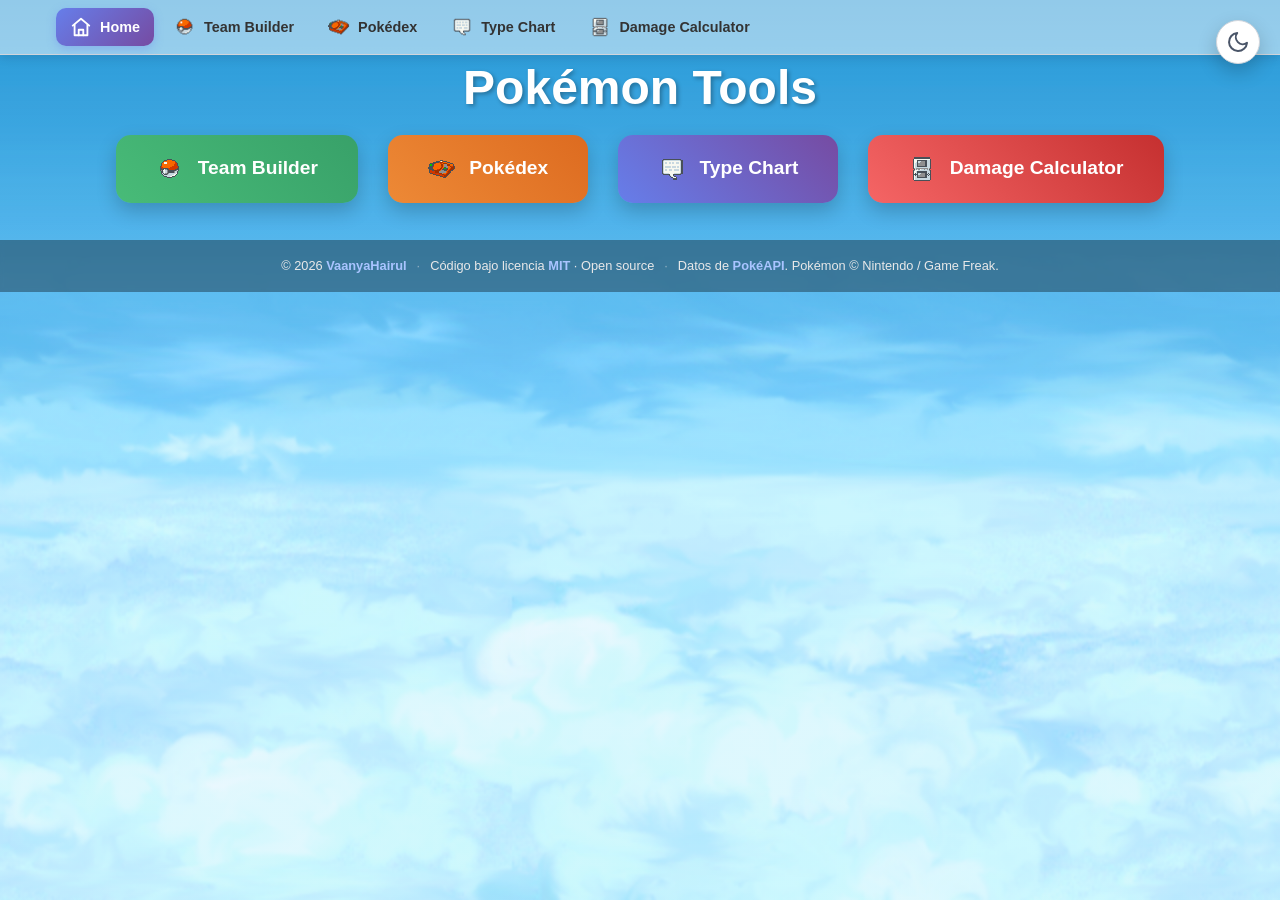
<file: pages/index.html>
<!DOCTYPE html>
<html lang="en">
<head>
    <meta charset="UTF-8">
    <meta name="viewport" content="width=device-width, initial-scale=1.0">
    <title>Pokémon Tools - Home</title>
    <link rel="icon" type="image/png" href="../assets/images/Battle/icon_ball.png">
    <link rel="stylesheet" href="../css/main.css">
</head>
<body>
    <div class="night-stars" id="night-stars"></div>
    <button class="theme-toggle" onclick="toggleTheme()" title="Cambiar tema" aria-label="Cambiar tema">
        <svg class="theme-icon icon-moon" viewBox="0 0 24 24" fill="none" stroke="currentColor" stroke-width="2" stroke-linecap="round" stroke-linejoin="round"><path d="M21 12.79A9 9 0 1 1 11.21 3 7 7 0 0 0 21 12.79z"/></svg>
        <svg class="theme-icon icon-sun" viewBox="0 0 24 24" fill="none" stroke="currentColor" stroke-width="2" stroke-linecap="round" stroke-linejoin="round"><circle cx="12" cy="12" r="4"/><path d="M12 2v2M12 20v2M4.93 4.93l1.41 1.41M17.66 17.66l1.41 1.41M2 12h2M20 12h2M6.34 17.66l-1.41 1.41M19.07 4.93l-1.41 1.41"/></svg>
    </button>
    <div class="container">
        <h1 class="title">Pokémon Tools</h1>
        
        <div class="buttons-container">
            <a href="team-builder.html" class="nav-button team-builder">
                <img src="../assets/images/Icons/menuPokemon.png" alt="" class="nav-icon">
                Team Builder
            </a>
            <a href="pokedex.html" class="nav-button pokedex">
                <img src="../assets/images/Icons/menuPokedex.png" alt="" class="nav-icon">
                Pokédex
            </a>
            <a href="type-calculator.html" class="nav-button type-calculator">
                <img src="../assets/images/Icons/menuOptions.png" alt="" class="nav-icon">
                Type Chart
            </a>
            <a href="damage-calculator.html" class="nav-button damage-calculator">
                <img src="../assets/images/Icons/menuPokegear.png" alt="" class="nav-icon">
                Damage Calculator
            </a>
        </div>
    </div>
    <script src="../js/nav.js"></script>
    <script src="../js/footer.js"></script>
    <script src="../js/theme.js"></script>
</body>
</html>
</file>
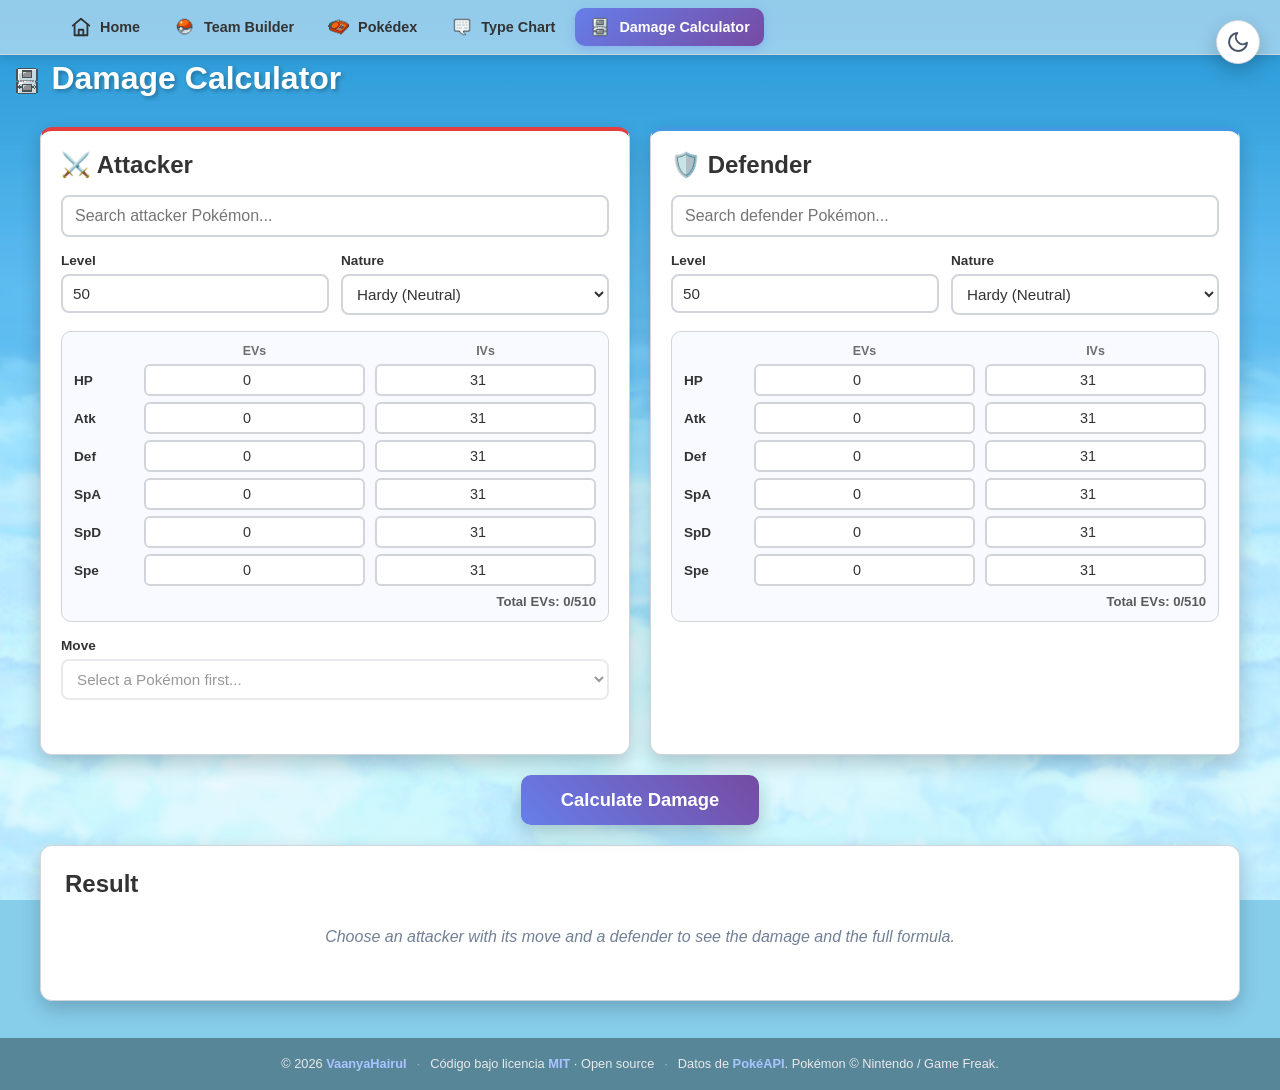
<file: pages/damage-calculator.html>
<!DOCTYPE html>
<html lang="en">
<head>
    <meta charset="UTF-8">
    <meta name="viewport" content="width=device-width, initial-scale=1.0">
    <title>Damage Calculator - Pokémon Tools</title>
    <link rel="icon" type="image/png" href="../assets/images/Battle/icon_ball.png">
    <link rel="stylesheet" href="../css/main.css">
    <link rel="stylesheet" href="../css/components/damage-calculator.css">
</head>
<body>
    <div class="night-stars" id="night-stars"></div>
    <button class="theme-toggle" onclick="toggleTheme()" title="Cambiar tema" aria-label="Cambiar tema">
        <svg class="theme-icon icon-moon" viewBox="0 0 24 24" fill="none" stroke="currentColor" stroke-width="2" stroke-linecap="round" stroke-linejoin="round"><path d="M21 12.79A9 9 0 1 1 11.21 3 7 7 0 0 0 21 12.79z"/></svg>
        <svg class="theme-icon icon-sun" viewBox="0 0 24 24" fill="none" stroke="currentColor" stroke-width="2" stroke-linecap="round" stroke-linejoin="round"><circle cx="12" cy="12" r="4"/><path d="M12 2v2M12 20v2M4.93 4.93l1.41 1.41M17.66 17.66l1.41 1.41M2 12h2M20 12h2M6.34 17.66l-1.41 1.41M19.07 4.93l-1.41 1.41"/></svg>
    </button>

    <div class="container">
        <div class="header">
            <h1><img src="../assets/images/Icons/menuPokegear.png" alt="" class="page-icon">Damage Calculator</h1>
        </div>

        <div class="dc-layout">
            <!-- ATTACKER -->
            <section class="dc-panel dc-attacker">
                <h2>⚔️ Attacker</h2>

                <div class="dc-search-wrap">
                    <input type="text" id="attacker-search" class="dc-search" placeholder="Search attacker Pokémon..." autocomplete="off">
                    <div id="attacker-dropdown" class="dc-autocomplete-dropdown"></div>
                </div>

                <div id="attacker-header" class="dc-poke-header"></div>
                <div id="attacker-realstats" class="dc-realstats"></div>

                <div class="dc-params-top">
                    <div class="dc-param">
                        <label>Level</label>
                        <input type="number" id="attacker-level" min="1" max="100" value="50">
                    </div>
                    <div class="dc-param">
                        <label>Nature</label>
                        <select id="attacker-nature"></select>
                    </div>
                </div>

                <div class="dc-evtable" data-side="attacker">
                    <div class="dc-evtable-head">
                        <span></span><span>EVs</span><span>IVs</span>
                    </div>
                    <div class="dc-evtable-row"><label>HP</label><input type="number" id="attacker-ev-hp" class="dc-ev" min="0" max="252" step="4" value="0"><input type="number" id="attacker-iv-hp" class="dc-iv" min="0" max="31" value="31"></div>
                    <div class="dc-evtable-row"><label>Atk</label><input type="number" id="attacker-ev-attack" class="dc-ev" min="0" max="252" step="4" value="0"><input type="number" id="attacker-iv-attack" class="dc-iv" min="0" max="31" value="31"></div>
                    <div class="dc-evtable-row"><label>Def</label><input type="number" id="attacker-ev-defense" class="dc-ev" min="0" max="252" step="4" value="0"><input type="number" id="attacker-iv-defense" class="dc-iv" min="0" max="31" value="31"></div>
                    <div class="dc-evtable-row"><label>SpA</label><input type="number" id="attacker-ev-spAttack" class="dc-ev" min="0" max="252" step="4" value="0"><input type="number" id="attacker-iv-spAttack" class="dc-iv" min="0" max="31" value="31"></div>
                    <div class="dc-evtable-row"><label>SpD</label><input type="number" id="attacker-ev-spDefense" class="dc-ev" min="0" max="252" step="4" value="0"><input type="number" id="attacker-iv-spDefense" class="dc-iv" min="0" max="31" value="31"></div>
                    <div class="dc-evtable-row"><label>Spe</label><input type="number" id="attacker-ev-speed" class="dc-ev" min="0" max="252" step="4" value="0"><input type="number" id="attacker-iv-speed" class="dc-iv" min="0" max="31" value="31"></div>
                    <div class="dc-ev-total" id="attacker-ev-total">Total EVs: 0/510</div>
                </div>

                <div class="dc-move-select">
                    <label>Move</label>
                    <select id="attacker-move" disabled>
                        <option value="">Select a Pokémon first...</option>
                    </select>
                    <div id="attacker-move-info" class="dc-move-info"></div>
                </div>
            </section>

            <!-- DEFENDER -->
            <section class="dc-panel dc-defender">
                <h2>🛡️ Defender</h2>

                <div class="dc-search-wrap">
                    <input type="text" id="defender-search" class="dc-search" placeholder="Search defender Pokémon..." autocomplete="off">
                    <div id="defender-dropdown" class="dc-autocomplete-dropdown"></div>
                </div>

                <div id="defender-header" class="dc-poke-header"></div>
                <div id="defender-realstats" class="dc-realstats"></div>

                <div class="dc-params-top">
                    <div class="dc-param">
                        <label>Level</label>
                        <input type="number" id="defender-level" min="1" max="100" value="50">
                    </div>
                    <div class="dc-param">
                        <label>Nature</label>
                        <select id="defender-nature"></select>
                    </div>
                </div>

                <div class="dc-evtable" data-side="defender">
                    <div class="dc-evtable-head">
                        <span></span><span>EVs</span><span>IVs</span>
                    </div>
                    <div class="dc-evtable-row"><label>HP</label><input type="number" id="defender-ev-hp" class="dc-ev" min="0" max="252" step="4" value="0"><input type="number" id="defender-iv-hp" class="dc-iv" min="0" max="31" value="31"></div>
                    <div class="dc-evtable-row"><label>Atk</label><input type="number" id="defender-ev-attack" class="dc-ev" min="0" max="252" step="4" value="0"><input type="number" id="defender-iv-attack" class="dc-iv" min="0" max="31" value="31"></div>
                    <div class="dc-evtable-row"><label>Def</label><input type="number" id="defender-ev-defense" class="dc-ev" min="0" max="252" step="4" value="0"><input type="number" id="defender-iv-defense" class="dc-iv" min="0" max="31" value="31"></div>
                    <div class="dc-evtable-row"><label>SpA</label><input type="number" id="defender-ev-spAttack" class="dc-ev" min="0" max="252" step="4" value="0"><input type="number" id="defender-iv-spAttack" class="dc-iv" min="0" max="31" value="31"></div>
                    <div class="dc-evtable-row"><label>SpD</label><input type="number" id="defender-ev-spDefense" class="dc-ev" min="0" max="252" step="4" value="0"><input type="number" id="defender-iv-spDefense" class="dc-iv" min="0" max="31" value="31"></div>
                    <div class="dc-evtable-row"><label>Spe</label><input type="number" id="defender-ev-speed" class="dc-ev" min="0" max="252" step="4" value="0"><input type="number" id="defender-iv-speed" class="dc-iv" min="0" max="31" value="31"></div>
                    <div class="dc-ev-total" id="defender-ev-total">Total EVs: 0/510</div>
                </div>
            </section>
        </div>

        <div class="dc-action">
            <button id="calculate-btn" class="dc-calc-btn">Calculate Damage</button>
        </div>

        <!-- RESULT -->
        <section class="dc-result-panel">
            <h2>Result</h2>
            <div id="result">
                <div class="dc-result-placeholder">Choose an attacker with its move and a defender to see the damage and the full formula.</div>
            </div>
        </section>
    </div>

    <script src="../js/components/damage-calculator.js"></script>
    <script>
        // Populate the nature selectors
        const NATURES = [
            ['hardy', 'Hardy (Neutral)'], ['lonely', 'Lonely (+Atk, -Def)'], ['brave', 'Brave (+Atk, -Spe)'],
            ['adamant', 'Adamant (+Atk, -SpA)'], ['naughty', 'Naughty (+Atk, -SpD)'], ['bold', 'Bold (+Def, -Atk)'],
            ['docile', 'Docile (Neutral)'], ['relaxed', 'Relaxed (+Def, -Spe)'], ['impish', 'Impish (+Def, -SpA)'],
            ['lax', 'Lax (+Def, -SpD)'], ['timid', 'Timid (+Spe, -Atk)'], ['hasty', 'Hasty (+Spe, -Def)'],
            ['serious', 'Serious (Neutral)'], ['jolly', 'Jolly (+Spe, -SpA)'], ['naive', 'Naive (+Spe, -SpD)'],
            ['modest', 'Modest (+SpA, -Atk)'], ['mild', 'Mild (+SpA, -Def)'], ['quiet', 'Quiet (+SpA, -Spe)'],
            ['bashful', 'Bashful (Neutral)'], ['rash', 'Rash (+SpA, -SpD)'], ['calm', 'Calm (+SpD, -Atk)'],
            ['gentle', 'Gentle (+SpD, -Def)'], ['sassy', 'Sassy (+SpD, -Spe)'], ['careful', 'Careful (+SpD, -SpA)'],
            ['quirky', 'Quirky (Neutral)']
        ];
        ['attacker-nature', 'defender-nature'].forEach(id => {
            const select = document.getElementById(id);
            select.innerHTML = NATURES.map(([v, l]) => `<option value="${v}">${l}</option>`).join('');
        });

    </script>
    <script src="../js/nav.js"></script>
    <script src="../js/footer.js"></script>
    <script src="../js/theme.js"></script>
</body>
</html>
</file>
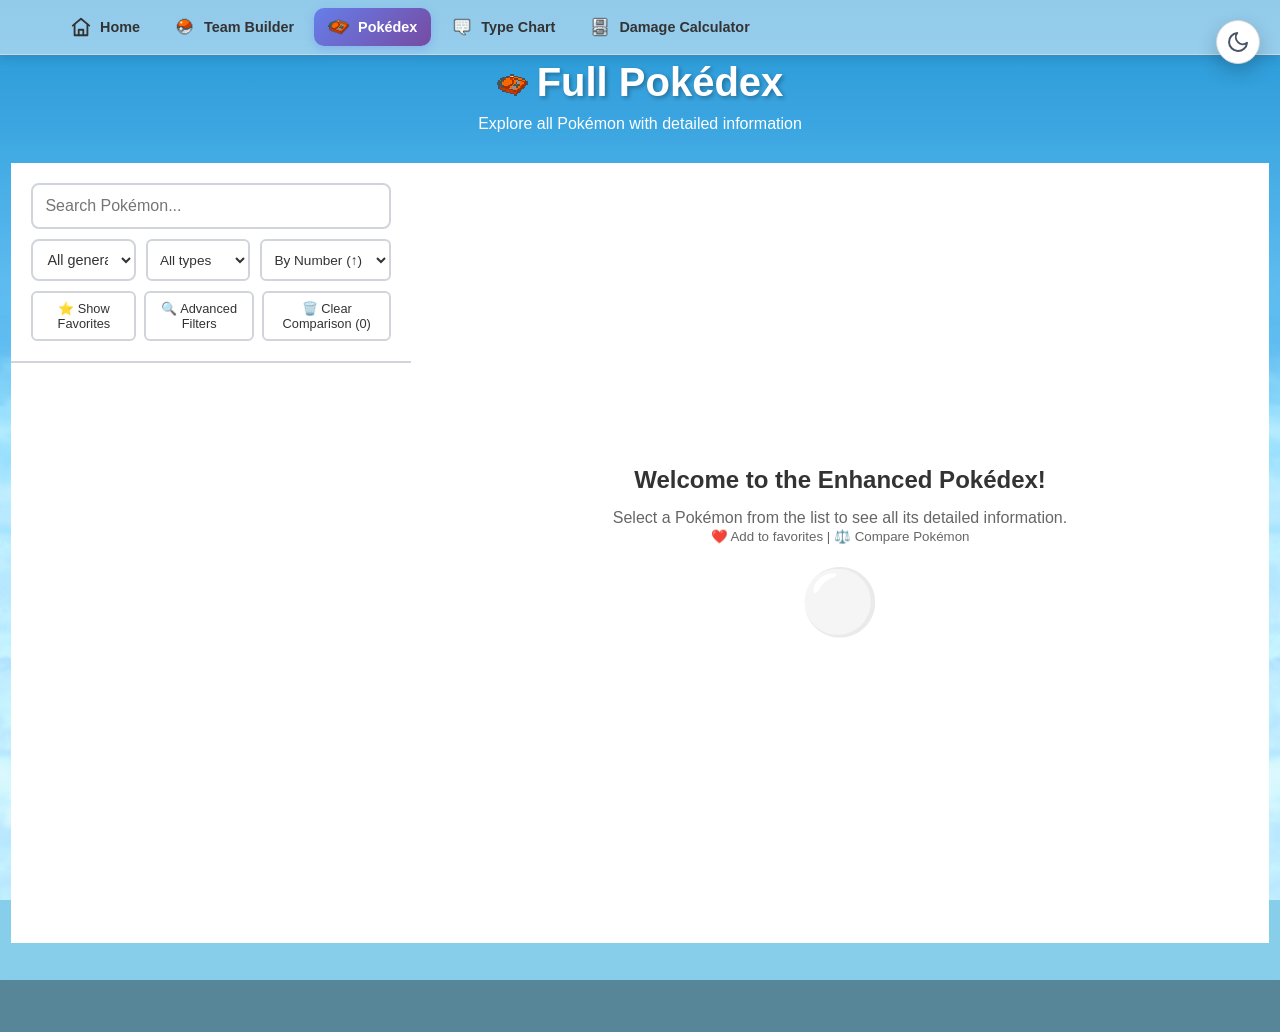
<file: pages/pokedex.html>
<!DOCTYPE html>
<html lang="en">
<head>
    <meta charset="UTF-8">
    <meta name="viewport" content="width=device-width, initial-scale=1.0">
    <title>Full Pokédex</title>
    <link rel="icon" type="image/png" href="../assets/images/Battle/icon_ball.png">
    <link rel="stylesheet" href="../css/main.css">
    <link rel="stylesheet" href="../css/components/pokedex.css">
</head>
<body>
    <div class="night-stars" id="night-stars"></div>
    <button class="theme-toggle" onclick="toggleTheme()" title="Cambiar tema" aria-label="Cambiar tema">
        <svg class="theme-icon icon-moon" viewBox="0 0 24 24" fill="none" stroke="currentColor" stroke-width="2" stroke-linecap="round" stroke-linejoin="round"><path d="M21 12.79A9 9 0 1 1 11.21 3 7 7 0 0 0 21 12.79z"/></svg>
        <svg class="theme-icon icon-sun" viewBox="0 0 24 24" fill="none" stroke="currentColor" stroke-width="2" stroke-linecap="round" stroke-linejoin="round"><circle cx="12" cy="12" r="4"/><path d="M12 2v2M12 20v2M4.93 4.93l1.41 1.41M17.66 17.66l1.41 1.41M2 12h2M20 12h2M6.34 17.66l-1.41 1.41M19.07 4.93l-1.41 1.41"/></svg>
    </button>
    <div class="container">
        <header>
            <div style="text-align: center;">
                <h1><img src="../assets/images/Icons/menuPokedex.png" alt="" class="page-icon">Full Pokédex</h1>
                <p>Explore all Pokémon with detailed information</p>
            </div>
        </header>

        <div class="pokedex-container">
            <div class="pokemon-list">
                <div class="search-container">
                    <input type="text" id="pokemon-search" placeholder="Search Pokémon...">
                    <div class="filters-row">
                        <select id="generation-filter">
                            <option value="">All generations</option>
                            <option value="1">Generation I (Kanto)</option>
                            <option value="2">Generation II (Johto)</option>
                            <option value="3">Generation III (Hoenn)</option>
                            <option value="4">Generation IV (Sinnoh)</option>
                            <option value="5">Generation V (Unova)</option>
                            <option value="6">Generation VI (Kalos)</option>
                            <option value="7">Generation VII (Alola)</option>
                            <option value="8">Generation VIII (Galar)</option>
                            <option value="9">Generation IX (Paldea)</option>
                        </select>
                        <select id="type-filter">
                            <option value="">All types</option>
                            <option value="normal">Normal</option>
                            <option value="fire">Fire</option>
                            <option value="water">Water</option>
                            <option value="electric">Electric</option>
                            <option value="grass">Grass</option>
                            <option value="ice">Ice</option>
                            <option value="fighting">Fighting</option>
                            <option value="poison">Poison</option>
                            <option value="ground">Ground</option>
                            <option value="flying">Flying</option>
                            <option value="psychic">Psychic</option>
                            <option value="bug">Bug</option>
                            <option value="rock">Rock</option>
                            <option value="ghost">Ghost</option>
                            <option value="dragon">Dragon</option>
                            <option value="dark">Dark</option>
                            <option value="steel">Steel</option>
                            <option value="fairy">Fairy</option>
                        </select>
                        <select id="sort-filter">
                            <option value="id-asc">By Number (↑)</option>
                            <option value="id-desc">By Number (↓)</option>
                            <option value="name-asc">By Name (A-Z)</option>
                            <option value="name-desc">By Name (Z-A)</option>
                            <option value="bst-desc">By BST (↓)</option>
                            <option value="bst-asc">By BST (↑)</option>
                            <option value="hp-desc">By HP (↓)</option>
                            <option value="hp-asc">By HP (↑)</option>
                            <option value="attack-desc">By Attack (↓)</option>
                            <option value="attack-asc">By Attack (↑)</option>
                            <option value="defense-desc">By Defense (↓)</option>
                            <option value="defense-asc">By Defense (↑)</option>
                            <option value="spAttack-desc">By Sp. Atk (↓)</option>
                            <option value="spAttack-asc">By Sp. Atk (↑)</option>
                            <option value="spDefense-desc">By Sp. Def (↓)</option>
                            <option value="spDefense-asc">By Sp. Def (↑)</option>
                            <option value="speed-desc">By Speed (↓)</option>
                            <option value="speed-asc">By Speed (↑)</option>
                            <option value="height-desc">By Height (↓)</option>
                            <option value="height-asc">By Height (↑)</option>
                            <option value="weight-desc">By Weight (↓)</option>
                            <option value="weight-asc">By Weight (↑)</option>
                        </select>
                    </div>
                    <div class="action-buttons">
                        <button id="favorites-toggle" class="filter-btn">⭐ Show Favorites</button>
                        <button id="advanced-filters" class="filter-btn">🔍 Advanced Filters</button>
                        <button id="clear-comparison" class="filter-btn">🗑️ Clear Comparison (<span id="comparison-count">0</span>)</button>
                    </div>
                </div>
                <div id="pokemon-grid" class="pokemon-grid">
                    <!-- Pokémon are loaded here -->
                </div>
            </div>

            <div class="pokemon-details">
                <div id="comparison-container" class="comparison-container" style="display: none;">
                    <!-- Comparison is loaded here -->
                </div>
                <div id="pokemon-info">
                    <div class="welcome-message">
                        <h2>Welcome to the Enhanced Pokédex!</h2>
                        <p>Select a Pokémon from the list to see all its detailed information.</p>
                        <p><small>❤️ Add to favorites | ⚖️ Compare Pokémon</small></p>
                        <div class="pokeball-icon">⚪</div>
                    </div>
                </div>
            </div>
        </div>
    </div>

    <div id="loading" class="loading-overlay" style="display: none;">
        <div class="loading-content">
            <div class="pokeball-loader"></div>
            <p>Loading Pokédex...</p>
        </div>
    </div>

    <script src="../js/components/pokedex.js"></script>
    <script src="../js/nav.js"></script>
    <script src="../js/footer.js"></script>
    <script src="../js/theme.js"></script>
</body>
</html>
</file>
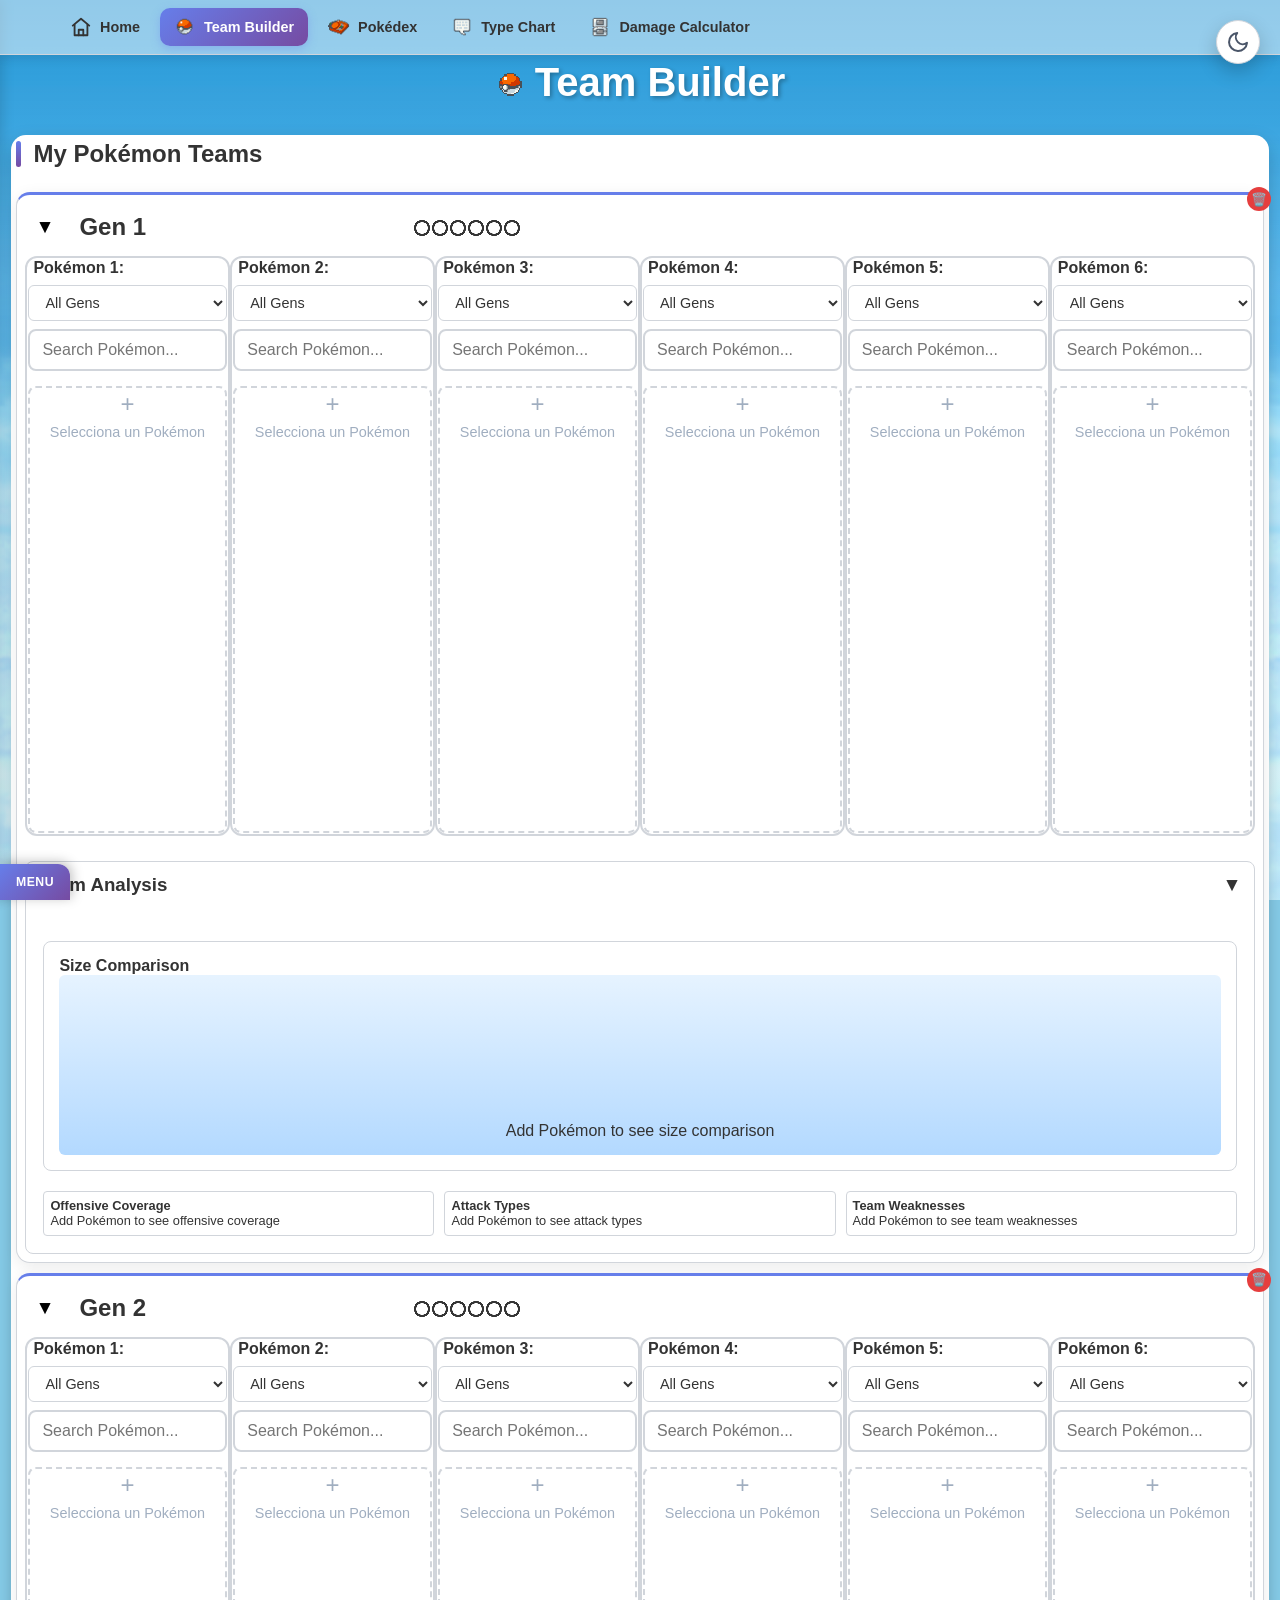
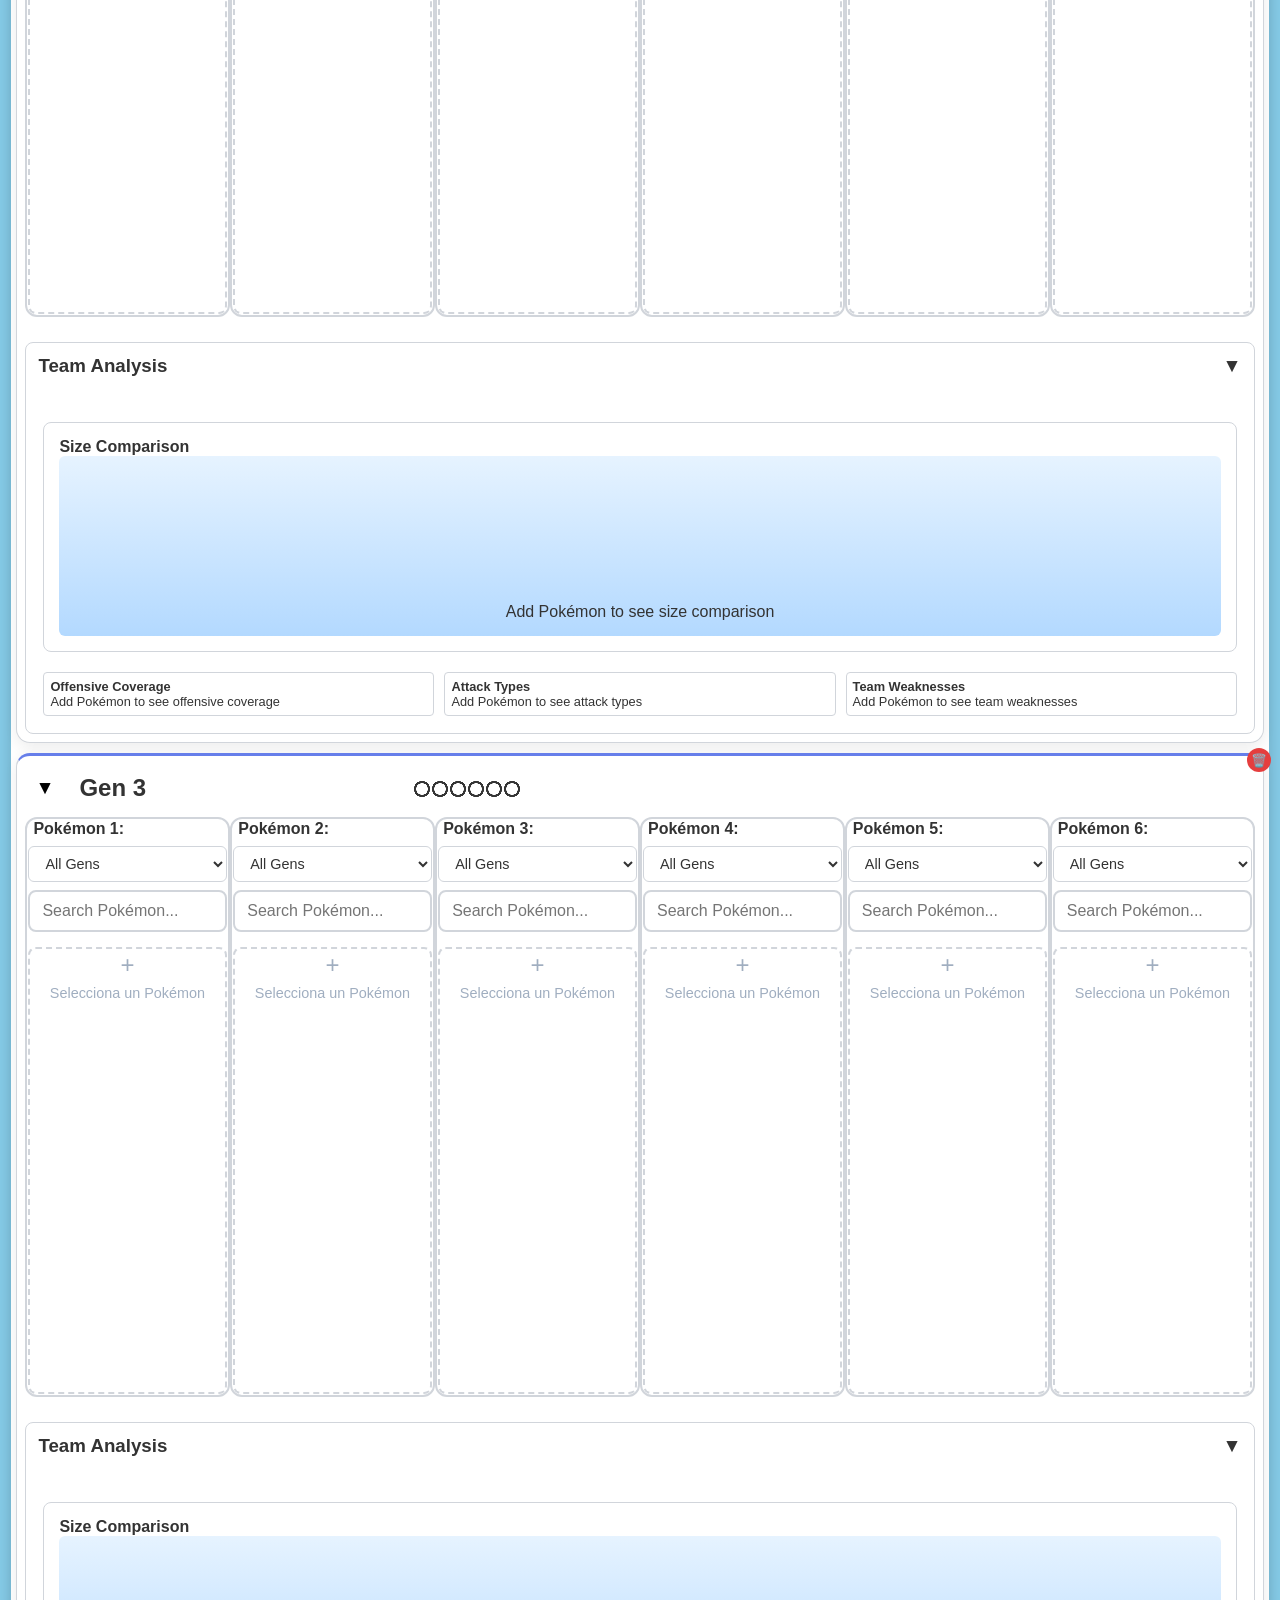
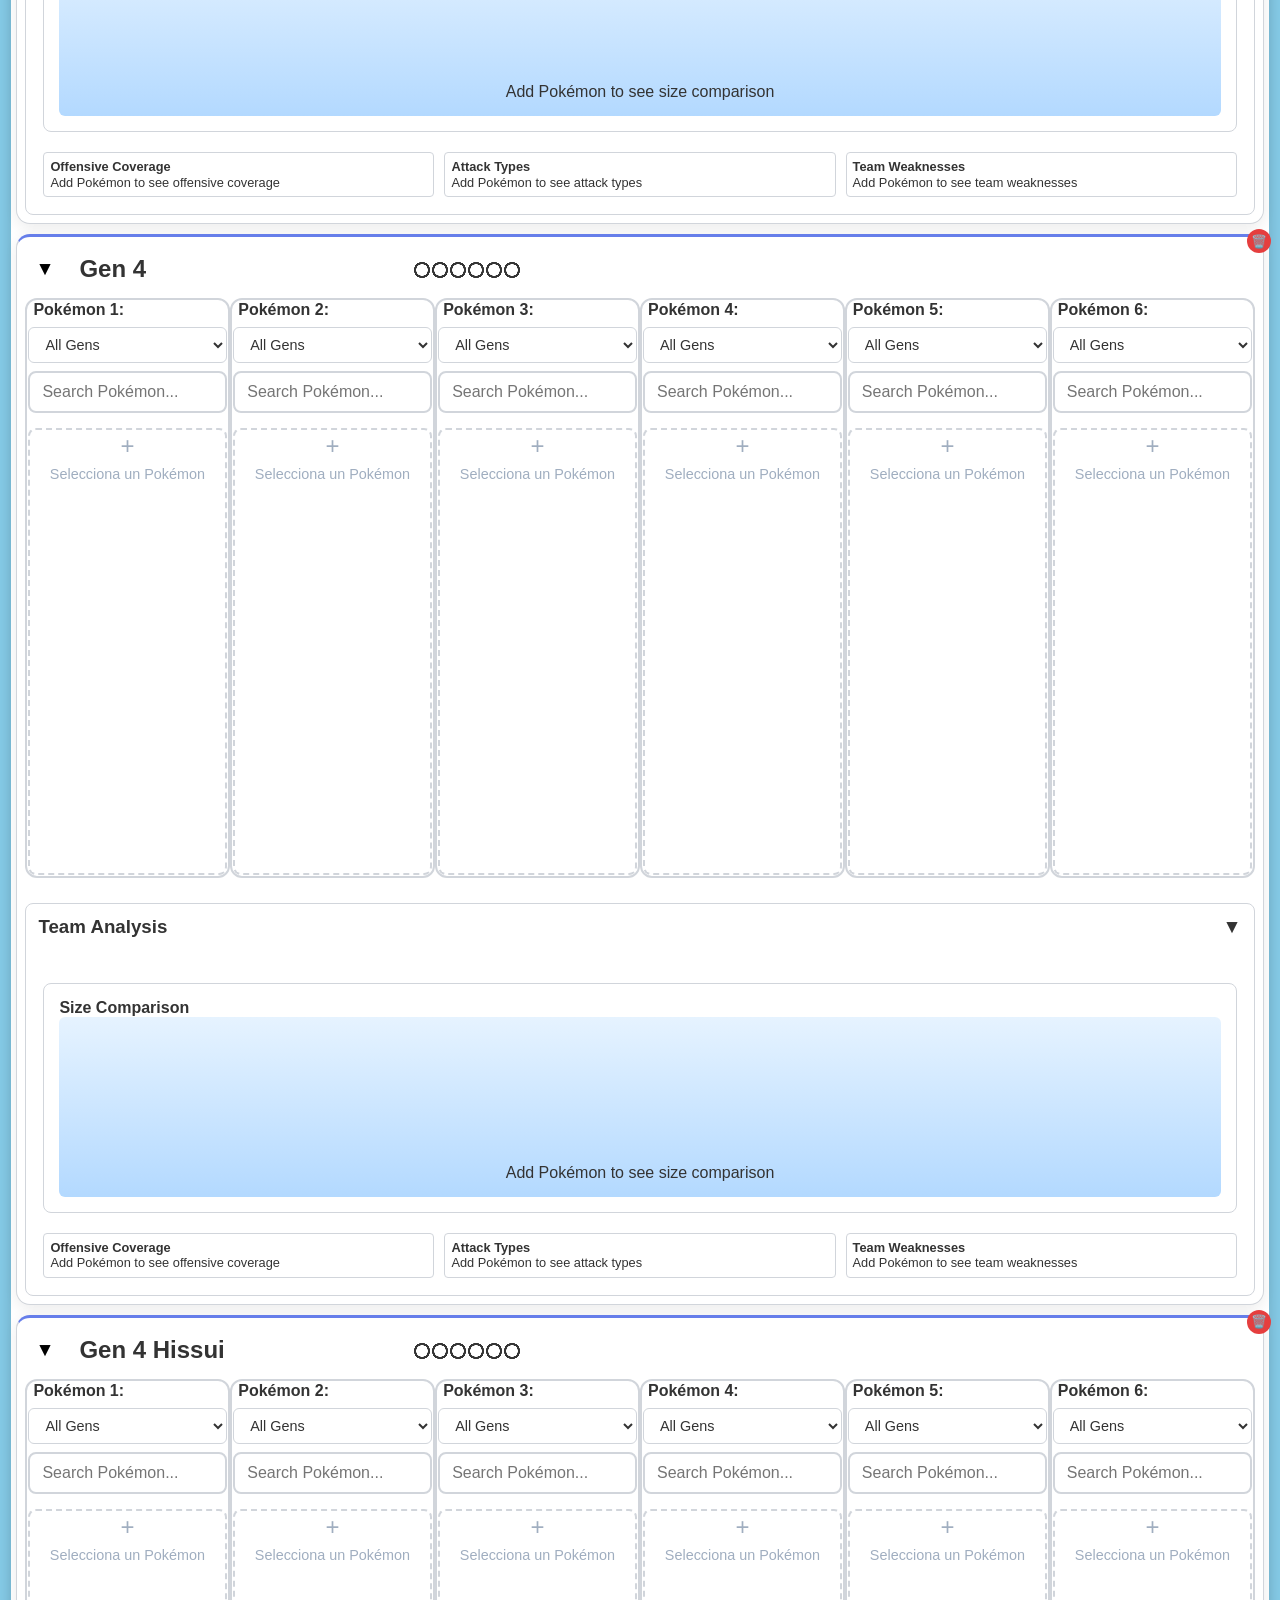
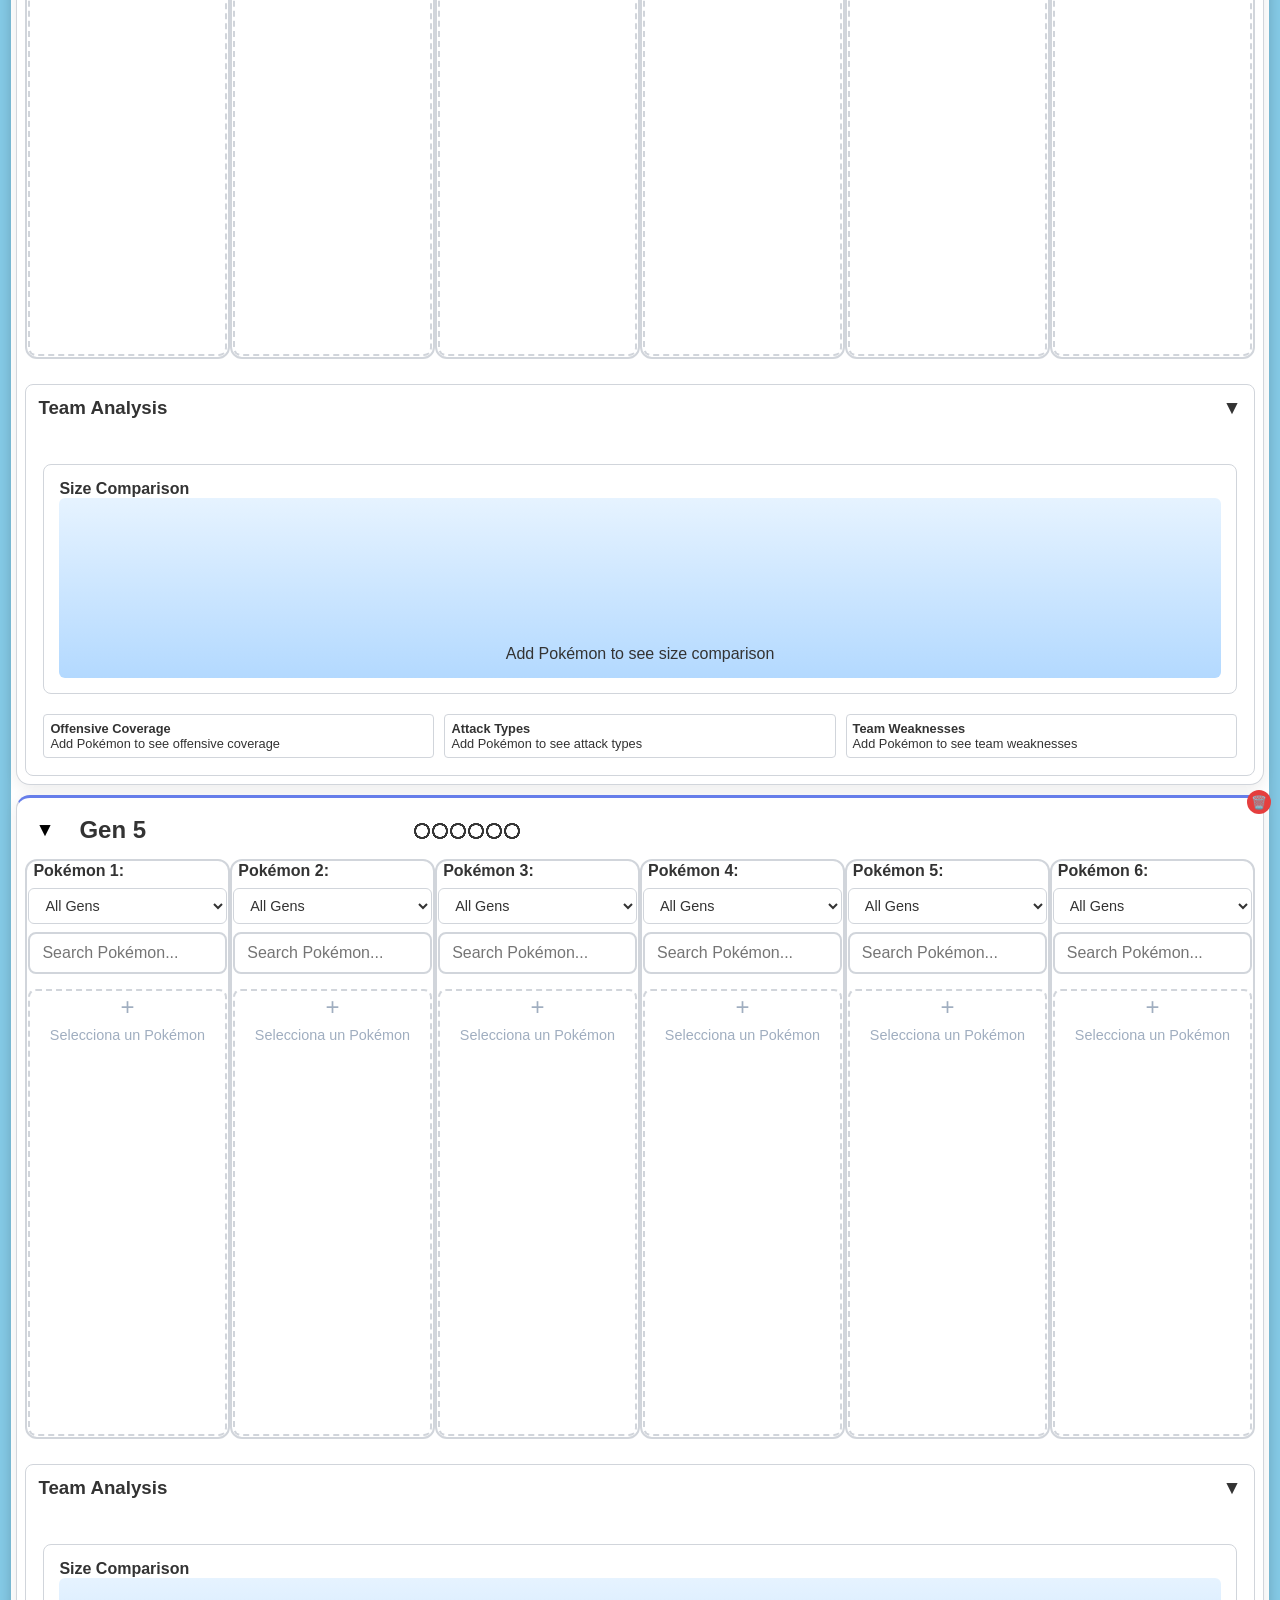
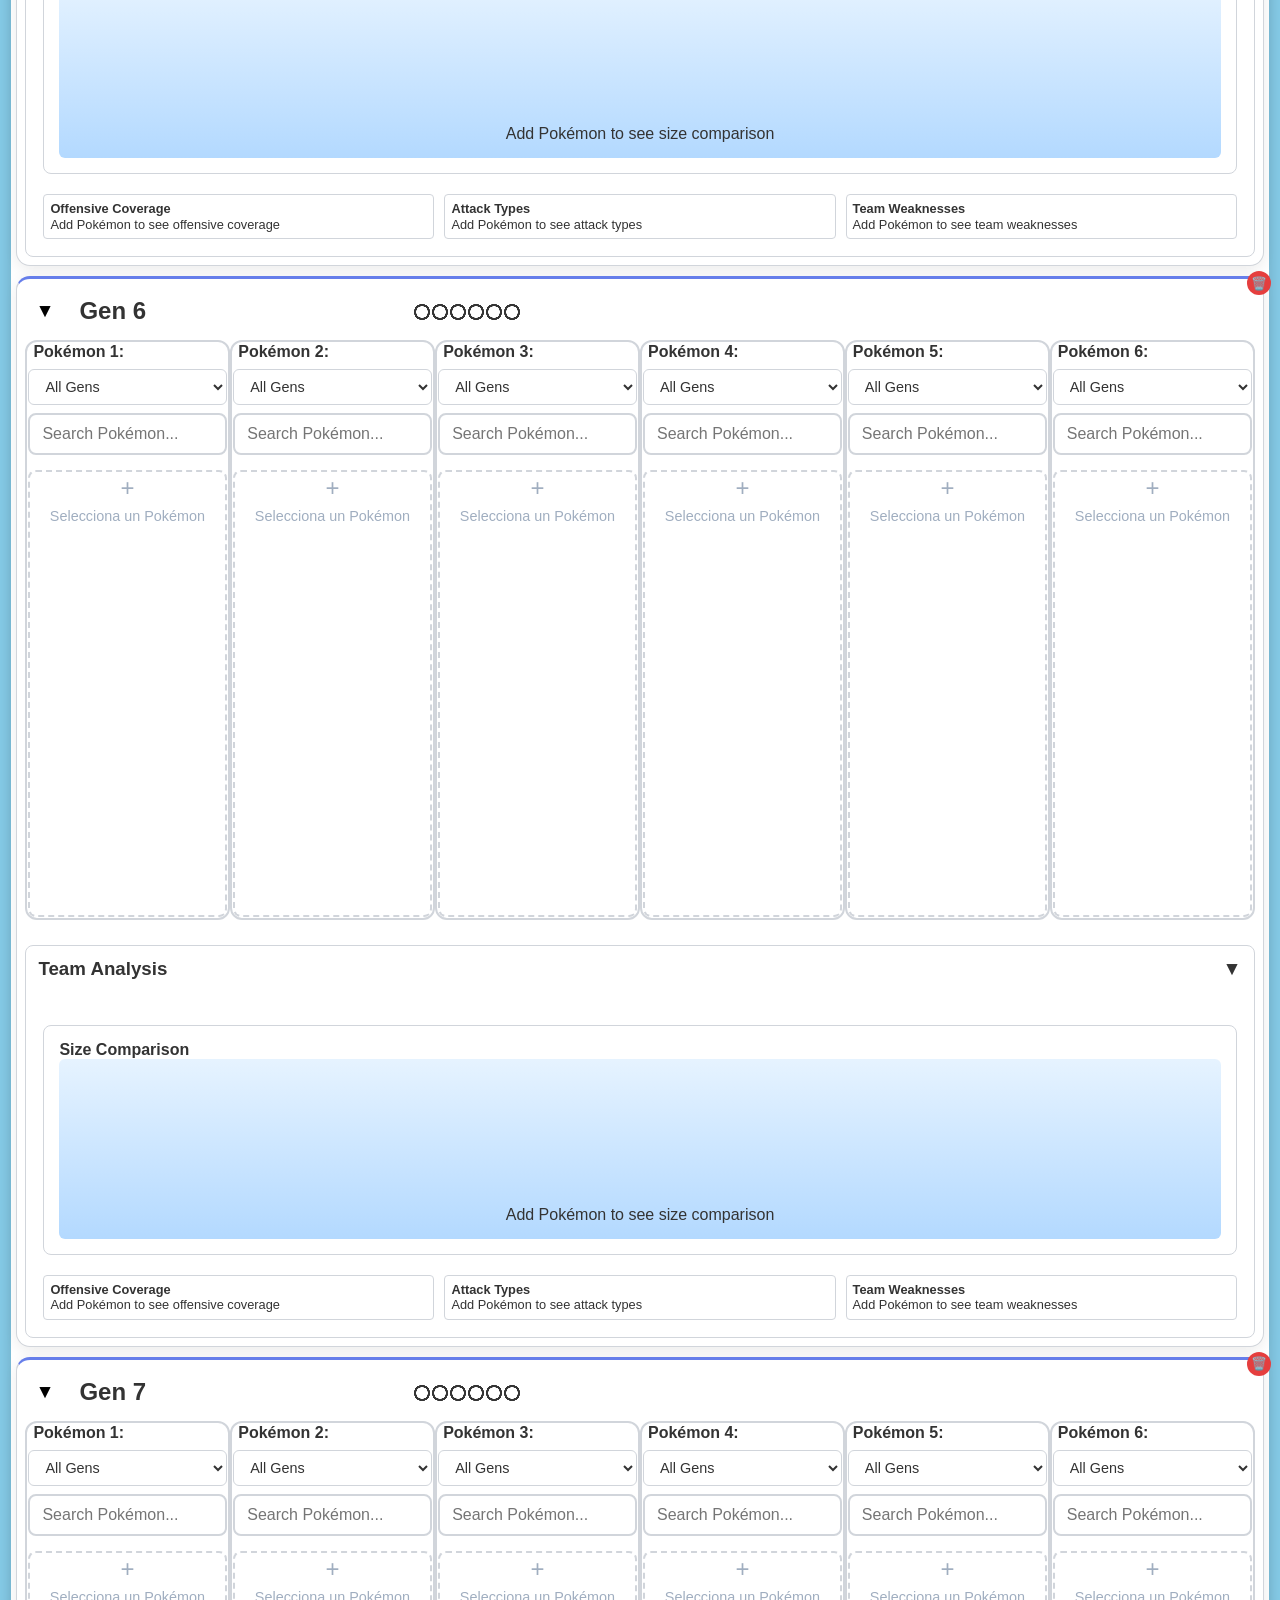
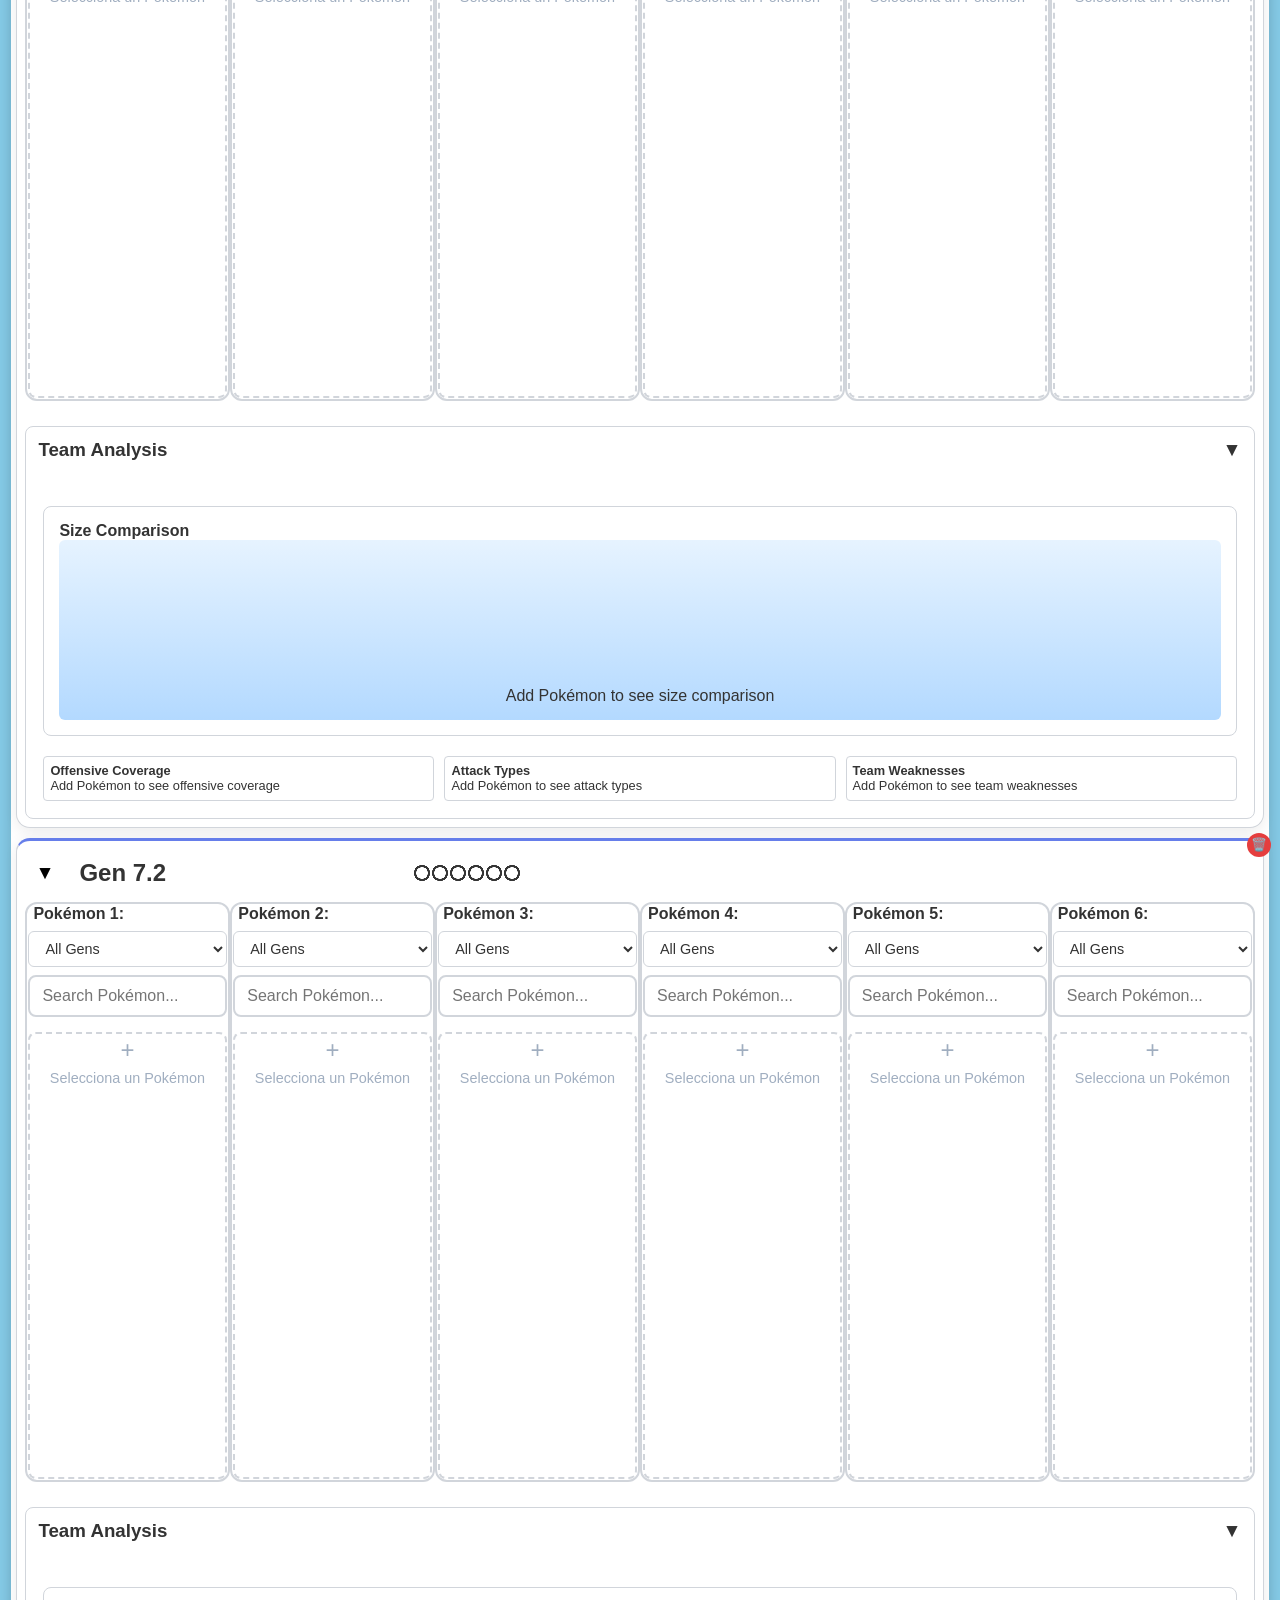
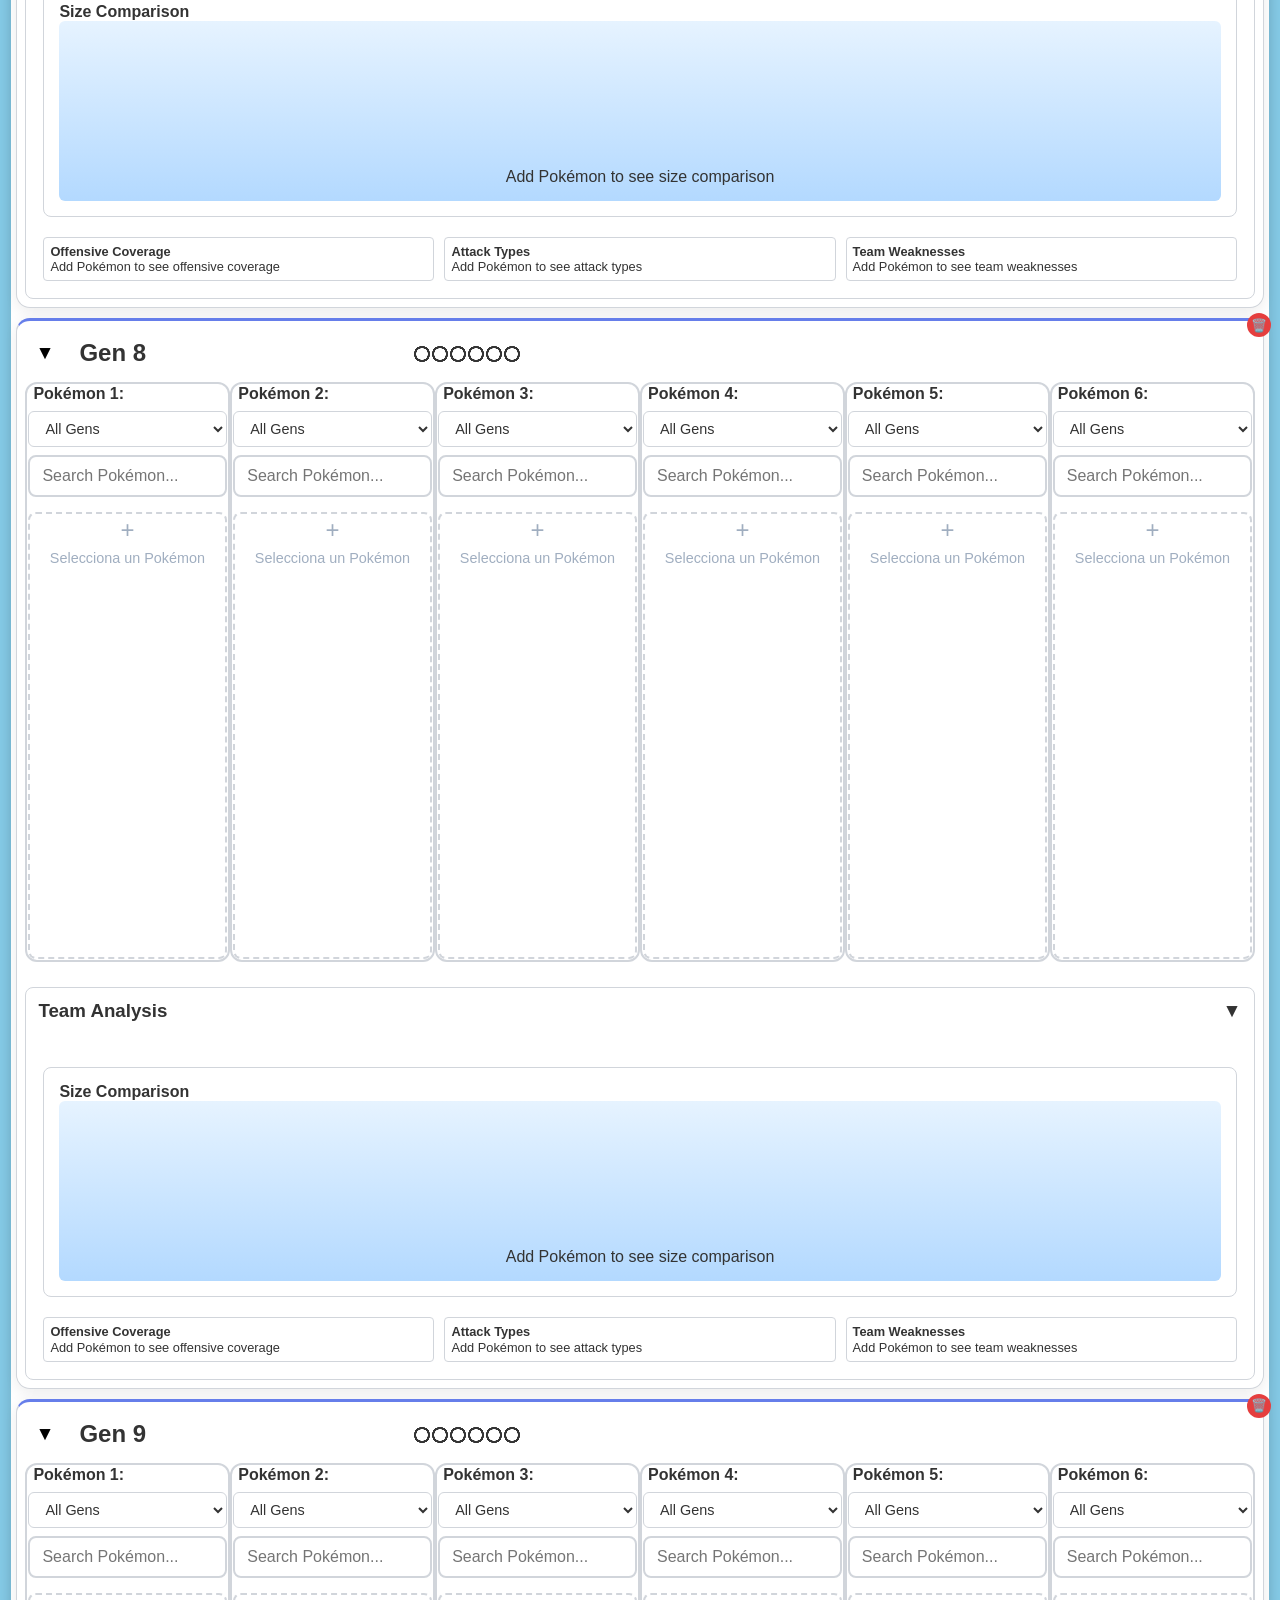
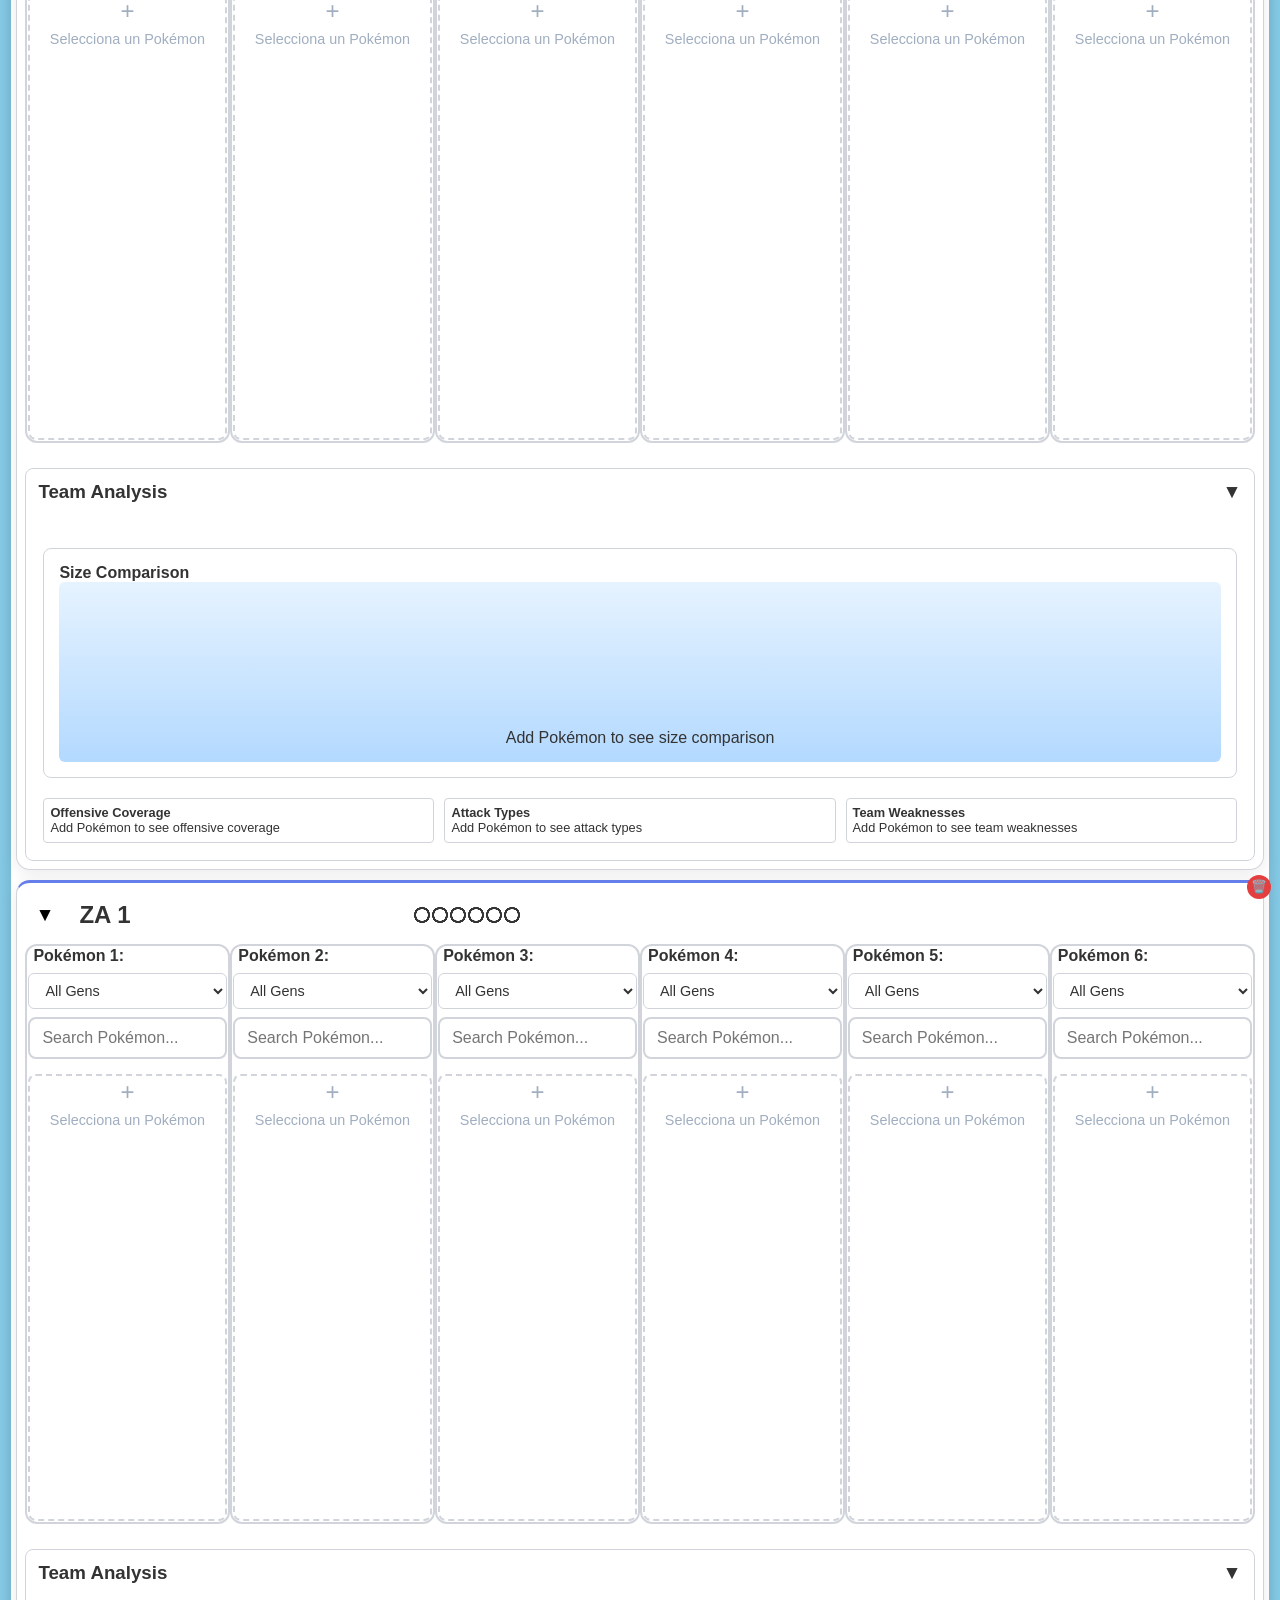
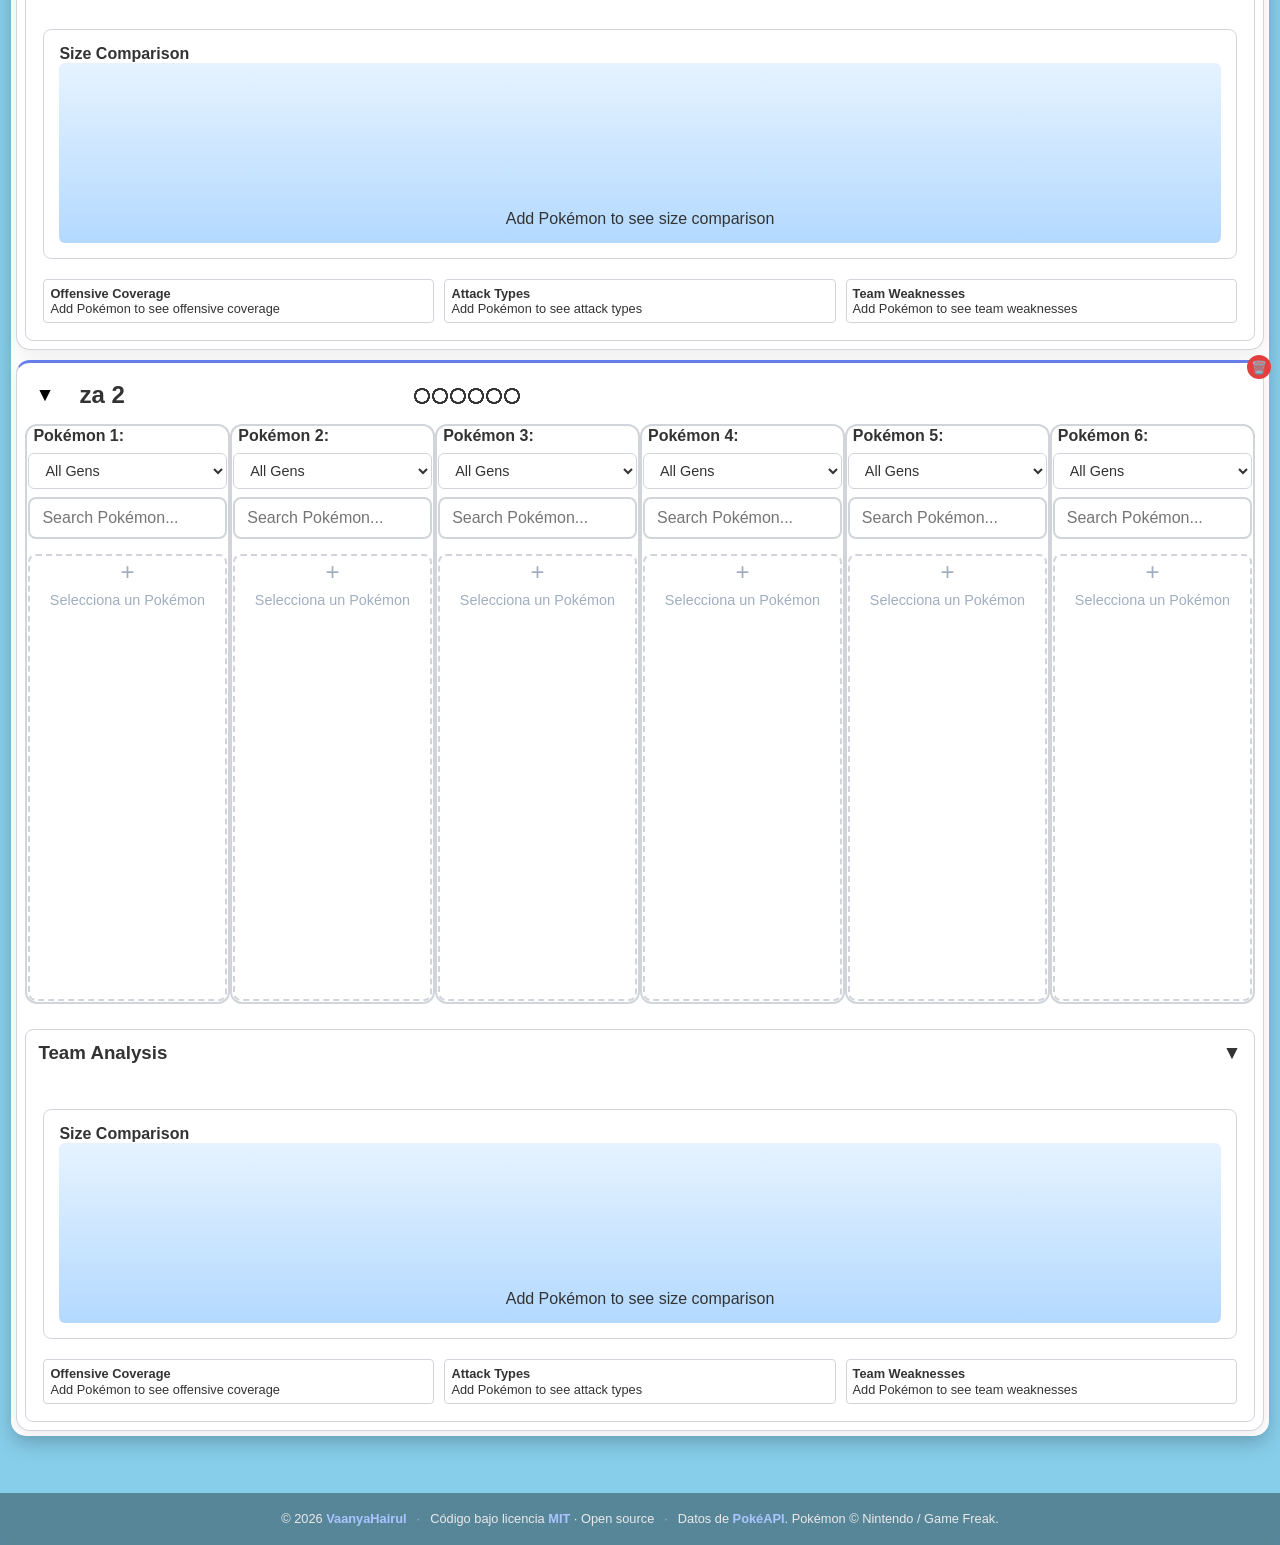
<file: pages/team-builder.html>
<!DOCTYPE html>
<html lang="en">
<head>
    <meta charset="UTF-8">
    <meta name="viewport" content="width=device-width, initial-scale=1.0">
    <title>Pokémon Team Builder</title>
    <link rel="icon" type="image/png" href="../assets/images/Battle/icon_ball.png">
    <link rel="stylesheet" href="../css/main.css">
    <link rel="stylesheet" href="../css/components/team-builder.css">
</head>
<body>
    <div class="night-stars" id="night-stars"></div>
    <button class="theme-toggle" onclick="toggleTheme()" title="Cambiar tema" aria-label="Cambiar tema">
        <svg class="theme-icon icon-moon" viewBox="0 0 24 24" fill="none" stroke="currentColor" stroke-width="2" stroke-linecap="round" stroke-linejoin="round"><path d="M21 12.79A9 9 0 1 1 11.21 3 7 7 0 0 0 21 12.79z"/></svg>
        <svg class="theme-icon icon-sun" viewBox="0 0 24 24" fill="none" stroke="currentColor" stroke-width="2" stroke-linecap="round" stroke-linejoin="round"><circle cx="12" cy="12" r="4"/><path d="M12 2v2M12 20v2M4.93 4.93l1.41 1.41M17.66 17.66l1.41 1.41M2 12h2M20 12h2M6.34 17.66l-1.41 1.41M19.07 4.93l-1.41 1.41"/></svg>
    </button>
    <div class="container">
        <header>
            <div style="text-align: center;">
                <h1><img src="../assets/images/Icons/menuPokemon.png" alt="" class="page-icon">Team Builder</h1>
            </div>
        </header>

        <div class="teams-container">
            <div class="teams-header">
                <h2>My Pokémon Teams</h2>
                <div class="teams-actions">
                </div>
                
                <button class="floating-toggle" onclick="toggleSidebar()" title="Show/Hide Menu">
                    <span class="toggle-text">MENU</span>
                </button>
                
                <div class="sidebar-menu">
                    <div class="sidebar-header">
                        <h3>Options</h3>
                    </div>
                    <div class="sidebar-actions">
                        <button id="add-team" class="sidebar-btn primary" title="New Team">+ New Team</button>
                        <button id="showdown-editor" class="sidebar-btn primary" title="Sync with Showdown">🔄 Sync Showdown</button>
                        <button id="export-image" class="sidebar-btn secondary" title="Export as Image">📸 Export Image</button>
                        <button id="random-team" class="sidebar-btn secondary" title="Random Team">🎲 Random Team</button>
                        <button id="toggle-all-teams" class="sidebar-btn secondary" title="Collapse/Expand">⇅ Collapse/Expand</button>
                        <button id="clear-all" class="sidebar-btn danger" title="Clear All">🗑️ Clear All</button>
                    </div>
                    
                    <div class="sidebar-navigator">
                        <div class="nav-header">
                            <h4>Teams</h4>
                        </div>
                        <div class="nav-teams" id="nav-teams"></div>
                    </div>
                </div>
            </div>
            <div id="teams-list">
                <!-- Teams are generated here dynamically -->
            </div>
        </div>

        <div class="team-template" style="display: none;">
            <div class="team-builder">
                <div class="team-slots">
                    <div class="team-header">
                        <div class="team-title-section">
                            <button class="expand-toggle">▼</button>
                            <input type="text" class="team-name" placeholder="Team name" value="Team 1">
                            <span class="team-count">(0/6)</span>
                        </div>
                        <div class="team-buttons">
                            <button class="remove-team remove-btn">🗑️</button>
                        </div>
                    </div>

                    <div class="slots-container">
                    <div class="team-slot" data-slot="0">
                        <div class="slot-header">
                            <label>Pokémon 1:</label>
                            <select class="generation-filter" data-slot="0">
                                <option value="">All Gens</option>
                                <option value="1">Kanto</option>
                                <option value="2">Johto</option>
                                <option value="3">Hoenn</option>
                                <option value="4">Sinnoh</option>
                                <option value="5">Teselia</option>
                                <option value="6">Kalos</option>
                                <option value="7">Alola</option>
                                <option value="8">Galar</option>
                                <option value="9">Paldea</option>
                            </select>
                            <div class="pokemon-selector-container">
                                <input type="text" class="pokemon-autocomplete" placeholder="Search Pokémon..." data-slot="0">
                                <div class="autocomplete-dropdown" data-slot="0"></div>
                            </div>
                        </div>
                        <div class="pokemon-display" data-slot="0">
                            <div class="empty-slot">
                                <span class="add-icon">+</span>
                                <span class="slot-text">Select a Pokémon</span>
                            </div>
                        </div>
                    </div>
                    
                    <div class="team-slot" data-slot="1">
                        <div class="slot-header">
                            <label>Pokémon 2:</label>
                            <select class="generation-filter" data-slot="1">
                                <option value="">All Gens</option>
                                <option value="1">Kanto</option>
                                <option value="2">Johto</option>
                                <option value="3">Hoenn</option>
                                <option value="4">Sinnoh</option>
                                <option value="5">Teselia</option>
                                <option value="6">Kalos</option>
                                <option value="7">Alola</option>
                                <option value="8">Galar</option>
                                <option value="9">Paldea</option>
                            </select>
                            <div class="pokemon-selector-container">
                                <input type="text" class="pokemon-autocomplete" placeholder="Search Pokémon..." data-slot="1">
                                <div class="autocomplete-dropdown" data-slot="1"></div>
                            </div>
                        </div>
                        <div class="pokemon-display" data-slot="1">
                            <div class="empty-slot">
                                <span class="add-icon">+</span>
                                <span class="slot-text">Select a Pokémon</span>
                            </div>
                        </div>
                    </div>
                    
                    <div class="team-slot" data-slot="2">
                        <div class="slot-header">
                            <label>Pokémon 3:</label>
                            <div class="pokemon-selector-container">
                                <select class="generation-filter" data-slot="2">
                                    <option value="">All Gens</option>
                                    <option value="1">Kanto</option>
                                    <option value="2">Johto</option>
                                    <option value="3">Hoenn</option>
                                    <option value="4">Sinnoh</option>
                                    <option value="5">Teselia</option>
                                    <option value="6">Kalos</option>
                                    <option value="7">Alola</option>
                                    <option value="8">Galar</option>
                                    <option value="9">Paldea</option>
                                </select>
                                <input type="text" class="pokemon-autocomplete" placeholder="Search Pokémon..." data-slot="2">
                                <div class="autocomplete-dropdown" data-slot="2"></div>
                            </div>
                        </div>
                        <div class="pokemon-display" data-slot="2">
                            <div class="empty-slot">
                                <span class="add-icon">+</span>
                                <span class="slot-text">Select a Pokémon</span>
                            </div>
                        </div>
                    </div>
                    
                    <div class="team-slot" data-slot="3">
                        <div class="slot-header">
                            <label>Pokémon 4:</label>
                            <div class="pokemon-selector-container">
                                <select class="generation-filter" data-slot="3">
                                    <option value="">All Gens</option>
                                    <option value="1">Kanto</option>
                                    <option value="2">Johto</option>
                                    <option value="3">Hoenn</option>
                                    <option value="4">Sinnoh</option>
                                    <option value="5">Teselia</option>
                                    <option value="6">Kalos</option>
                                    <option value="7">Alola</option>
                                    <option value="8">Galar</option>
                                    <option value="9">Paldea</option>
                                </select>
                                <input type="text" class="pokemon-autocomplete" placeholder="Search Pokémon..." data-slot="3">
                                <div class="autocomplete-dropdown" data-slot="3"></div>
                            </div>
                        </div>
                        <div class="pokemon-display" data-slot="3">
                            <div class="empty-slot">
                                <span class="add-icon">+</span>
                                <span class="slot-text">Select a Pokémon</span>
                            </div>
                        </div>
                    </div>
                    
                    <div class="team-slot" data-slot="4">
                        <div class="slot-header">
                            <label>Pokémon 5:</label>
                            <div class="pokemon-selector-container">
                                <select class="generation-filter" data-slot="4">
                                    <option value="">All Gens</option>
                                    <option value="1">Kanto</option>
                                    <option value="2">Johto</option>
                                    <option value="3">Hoenn</option>
                                    <option value="4">Sinnoh</option>
                                    <option value="5">Teselia</option>
                                    <option value="6">Kalos</option>
                                    <option value="7">Alola</option>
                                    <option value="8">Galar</option>
                                    <option value="9">Paldea</option>
                                </select>
                                <input type="text" class="pokemon-autocomplete" placeholder="Search Pokémon..." data-slot="4">
                                <div class="autocomplete-dropdown" data-slot="4"></div>
                            </div>
                        </div>
                        <div class="pokemon-display" data-slot="4">
                            <div class="empty-slot">
                                <span class="add-icon">+</span>
                                <span class="slot-text">Select a Pokémon</span>
                            </div>
                        </div>
                    </div>
                    
                    <div class="team-slot" data-slot="5">
                        <div class="slot-header">
                            <label>Pokémon 6:</label>
                            <div class="pokemon-selector-container">
                                <select class="generation-filter" data-slot="5">
                                    <option value="">All Gens</option>
                                    <option value="1">Kanto</option>
                                    <option value="2">Johto</option>
                                    <option value="3">Hoenn</option>
                                    <option value="4">Sinnoh</option>
                                    <option value="5">Teselia</option>
                                    <option value="6">Kalos</option>
                                    <option value="7">Alola</option>
                                    <option value="8">Galar</option>
                                    <option value="9">Paldea</option>
                                </select>
                                <input type="text" class="pokemon-autocomplete" placeholder="Search Pokémon..." data-slot="5">
                                <div class="autocomplete-dropdown" data-slot="5"></div>
                            </div>
                        </div>
                        <div class="pokemon-display" data-slot="5">
                            <div class="empty-slot">
                                <span class="add-icon">+</span>
                                <span class="slot-text">Select a Pokémon</span>
                            </div>
                        </div>
                    </div>
                    

                    
                </div>
                
                <div class="team-compact-view">
                    <div class="compact-size-comparison"></div>
                </div>
                
                <div class="team-analysis">
                    <div class="analysis-header" onclick="toggleAnalysisSection(this)">
                        <h3>Team Analysis</h3>
                        <span class="analysis-toggle">▼</span>
                    </div>
                    <div class="analysis-content">
                    <div class="size-comparison-row">
                        <div class="size-comparison">
                            <h4>Size Comparison</h4>
                            <div class="size-comparison-content"></div>
                        </div>
                    </div>
                    <div class="analysis-primary">
                        <div class="type-coverage">
                            <h4>Offensive Coverage</h4>
                            <div class="type-chart"></div>
                        </div>
                        <div class="attack-distribution">
                            <h4>Attack Types</h4>
                            <div class="attack-distribution-content"></div>
                        </div>
                        <div class="weaknesses">
                            <h4>Team Weaknesses</h4>
                            <div class="weaknesses-list"></div>
                        </div>
                    </div>

                    </div>
                </div>
            </div>
        </div>

    </div>

    <div id="loading" class="loading-overlay" style="display: none;">
        <div class="loading-content">
            <div class="pokeball-loader"></div>
            <p>Loading Pokémon...</p>
        </div>
    </div>

    <script src="../js/main.js"></script>
    <script src="../js/nav.js"></script>
    <script src="../js/footer.js"></script>
    <script src="../js/theme.js"></script>
</body>
</html>
</file>
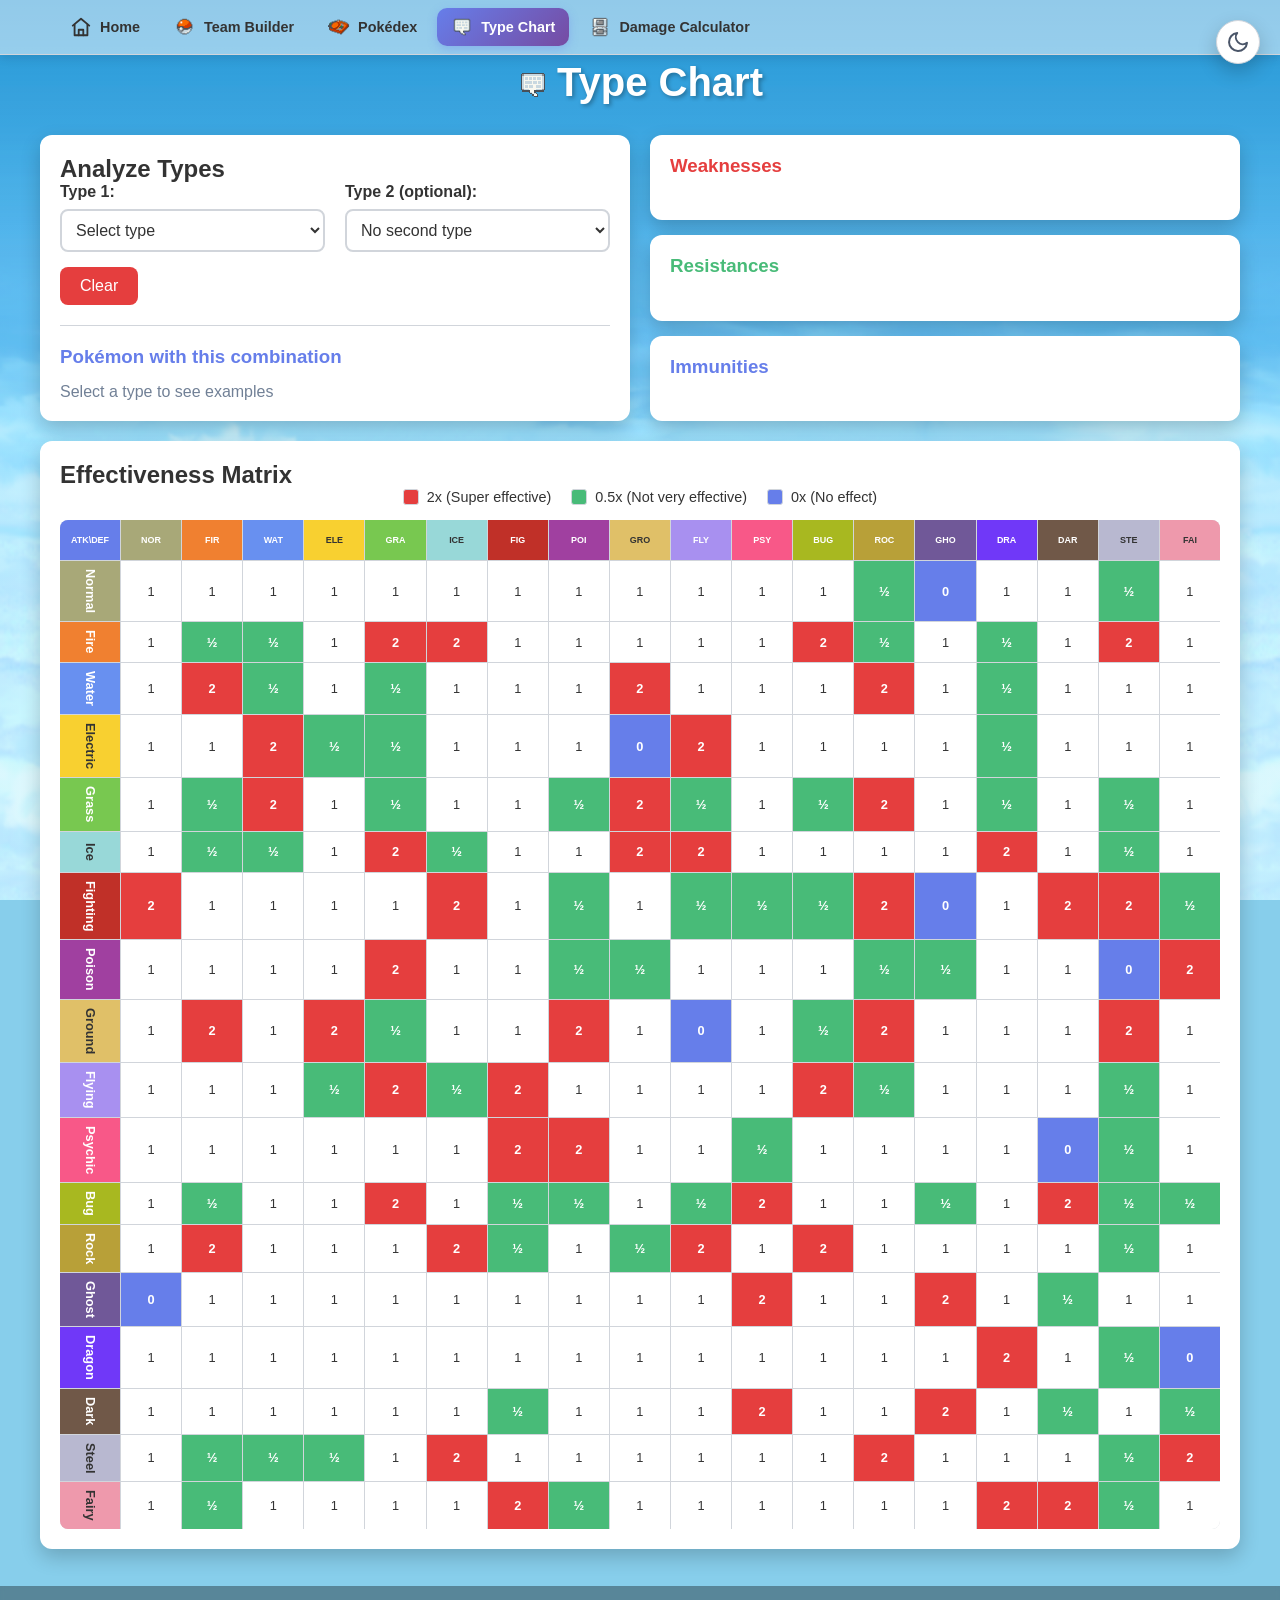
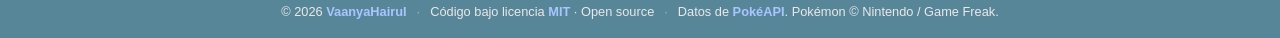
<file: pages/type-calculator.html>
<!DOCTYPE html>
<html lang="en">
<head>
    <meta charset="UTF-8">
    <meta name="viewport" content="width=device-width, initial-scale=1.0">
    <title>Type Chart - Pokémon Tools</title>
    <link rel="icon" type="image/png" href="../assets/images/Battle/icon_ball.png">
    <link rel="stylesheet" href="../css/main.css">
    <link rel="stylesheet" href="../css/components/type-calculator.css">
</head>
<body>
    <div class="night-stars" id="night-stars"></div>
    <button class="theme-toggle" onclick="toggleTheme()" title="Cambiar tema" aria-label="Cambiar tema">
        <svg class="theme-icon icon-moon" viewBox="0 0 24 24" fill="none" stroke="currentColor" stroke-width="2" stroke-linecap="round" stroke-linejoin="round"><path d="M21 12.79A9 9 0 1 1 11.21 3 7 7 0 0 0 21 12.79z"/></svg>
        <svg class="theme-icon icon-sun" viewBox="0 0 24 24" fill="none" stroke="currentColor" stroke-width="2" stroke-linecap="round" stroke-linejoin="round"><circle cx="12" cy="12" r="4"/><path d="M12 2v2M12 20v2M4.93 4.93l1.41 1.41M17.66 17.66l1.41 1.41M2 12h2M20 12h2M6.34 17.66l-1.41 1.41M19.07 4.93l-1.41 1.41"/></svg>
    </button>

    <div class="container">
        <header>
            <div style="text-align: center;">
                <h1><img src="../assets/images/Icons/menuOptions.png" alt="" class="page-icon">Type Chart</h1>
            </div>
        </header>

        <div class="calculator-container">
            <!-- Type Selector -->
            <div class="type-selector">
                <h2>Analyze Types</h2>
                <div class="type-inputs">
                    <div class="type-input-group">
                        <label>Type 1:</label>
                        <select id="type1" onchange="calculateEffectiveness()">
                            <option value="">Select type</option>
                        </select>
                    </div>
                    <div class="type-input-group">
                        <label>Type 2 (optional):</label>
                        <select id="type2" onchange="calculateEffectiveness()">
                            <option value="">No second type</option>
                        </select>
                    </div>
                </div>
                <button onclick="clearTypes()" class="clear-btn">Clear</button>
                
                <!-- Pokémon with this combination -->
                <div class="pokemon-examples-section">
                    <h3>Pokémon with this combination</h3>
                    <div id="pokemonExamples" class="pokemon-examples-list">
                        <span style="color: #718096;">Select a type to see examples</span>
                    </div>
                </div>
            </div>

            <!-- Results -->
            <div class="results-section">
                <div class="weaknesses">
                    <h3>Weaknesses</h3>
                    <div id="weaknessList" class="type-list"></div>
                </div>
                <div class="resistances">
                    <h3>Resistances</h3>
                    <div id="resistanceList" class="type-list"></div>
                </div>
                <div class="immunities">
                    <h3>Immunities</h3>
                    <div id="immunityList" class="type-list"></div>
                </div>
            </div>



            <!-- Effectiveness Matrix -->
            <div class="effectiveness-table">
                <h2>Effectiveness Matrix</h2>
                <div class="matrix-container">
                    <div class="matrix-legend">
                        <span class="legend-item"><span class="legend-color eff-2x"></span>2x (Super effective)</span>
                        <span class="legend-item"><span class="legend-color eff-0-5x"></span>0.5x (Not very effective)</span>
                        <span class="legend-item"><span class="legend-color eff-0x"></span>0x (No effect)</span>
                    </div>
                    <div id="typeMatrix" class="type-matrix"></div>
                </div>
            </div>
        </div>
    </div>

    <script src="../js/components/type-calculator.js"></script>
    <script src="../js/nav.js"></script>
    <script src="../js/footer.js"></script>
    <script src="../js/theme.js"></script>
</body>
</html>
</file>
<file: css/main.css>
/* Variables CSS para temas */
:root {
    --bg-gradient: linear-gradient(135deg, #667eea 0%, #764ba2 100%);
    --text-primary: #333;
    --text-white: white;
    --bg-white: white;
    --border-color: #d1d5db;
    --shadow: 0 8px 20px rgba(0,0,0,0.2);
}

[data-theme="dark"] {
    --bg-gradient: linear-gradient(135deg, #1a202c 0%, #2d3748 100%);
    --text-primary: #f7fafc;
    --text-white: #f7fafc;
    --bg-white: #2d3748;
    --border-color: #4a5568;
    --shadow: 0 8px 20px rgba(0,0,0,0.4);
}

/* Barra de navegación compartida entre secciones */
.app-nav {
    position: sticky;
    top: 0;
    z-index: 900;
    width: 100%;
    background: color-mix(in srgb, var(--bg-white) 50%, transparent);
    border-bottom: 1px solid var(--border-color);
    box-shadow: 0 2px 10px rgba(0, 0, 0, 0.12);
}

.app-nav-inner {
    max-width: 1200px;
    margin: 0 auto;
    display: flex;
    flex-wrap: wrap;
    align-items: center;
    gap: 6px;
    padding: 8px 64px 8px 16px; /* espacio a la derecha para el botón de tema */
}

.app-nav-link {
    display: inline-flex;
    align-items: center;
    gap: 8px;
    padding: 8px 14px;
    border-radius: 10px;
    text-decoration: none;
    color: var(--text-primary);
    font-weight: 600;
    font-size: 0.9em;
    transition: background 0.15s ease, transform 0.15s ease;
    white-space: nowrap;
}

.app-nav-link:hover {
    background: rgba(102, 126, 234, 0.12);
    transform: translateY(-1px);
}

.app-nav-link.active {
    background: var(--bg-gradient);
    color: #fff;
    box-shadow: 0 3px 10px rgba(102, 126, 234, 0.35);
}

.app-nav-icon {
    width: 22px;
    height: 22px;
    object-fit: contain;
}

@media (max-width: 640px) {
    .app-nav-link span { display: none; }
    .app-nav-inner { justify-content: center; padding-right: 56px; }
}

/* Footer compartido (copyright + atribución) */
.app-footer {
    margin-top: 32px;
    padding: 16px;
    background: rgba(0, 0, 0, 0.35);
    color: #e8e8e8;
    font-size: 0.8em;
    text-align: center;
    backdrop-filter: blur(2px);
}

.app-footer-inner {
    max-width: 1000px;
    margin: 0 auto;
    display: flex;
    flex-wrap: wrap;
    justify-content: center;
    align-items: center;
    gap: 6px 10px;
    line-height: 1.6;
}

.app-footer a {
    color: #a9c4ff;
    text-decoration: none;
    font-weight: 600;
}

.app-footer a:hover {
    text-decoration: underline;
}

.app-footer-sep {
    opacity: 0.5;
}

@media (max-width: 640px) {
    .app-footer-sep { display: none; }
    .app-footer-inner { flex-direction: column; gap: 4px; }
}

/* Botón de cambio de tema: icono minimalista (luna en claro, sol en oscuro) */
.theme-toggle {
    position: fixed;
    top: 20px;
    right: 20px;
    z-index: 1000;
    width: 44px;
    height: 44px;
    background: var(--bg-white);
    border: 1px solid var(--border-color);
    border-radius: 50%;
    cursor: pointer;
    display: flex;
    align-items: center;
    justify-content: center;
    color: var(--text-primary);
    transition: transform 0.25s ease, box-shadow 0.25s ease, background 0.3s ease;
    box-shadow: var(--shadow);
}

.theme-toggle:hover {
    transform: translateY(-2px) rotate(-15deg);
    box-shadow: 0 10px 24px rgba(0, 0, 0, 0.28);
}

/* Los iconos SVG luna/sol viven dentro del botón; se alternan por tema. */
.theme-toggle .theme-icon {
    width: 24px;
    height: 24px;
    display: none;
}

/* Tema claro -> mostrar luna (indica que al pulsar pasas a oscuro). */
.theme-toggle .icon-moon {
    display: block;
    color: #4a5568;
}

/* Tema oscuro -> mostrar sol. */
[data-theme="dark"] .theme-toggle .icon-moon {
    display: none;
}

[data-theme="dark"] .theme-toggle .icon-sun {
    display: block;
    color: #f6d365;
}

/* Ocultar restos del switch antiguo si quedara markup viejo en caché. */
.theme-toggle-switch,
.theme-toggle > span {
    display: none !important;
}

/* ===== Fondos día / noche ===== */
body {
    position: relative;
    background-color: #87CEEB;
    background-image:
        linear-gradient(rgba(135, 206, 250, 0.15), rgba(135, 206, 250, 0.15)),
        url('../assets/images/Panoramas/cielo.png');
    background-size: cover;
    background-position: center;
    background-attachment: fixed;
    transition: background-image 0.4s ease;
}

body[data-theme="dark"] {
    background-image:
        linear-gradient(rgba(10, 14, 30, 0.55), rgba(10, 14, 30, 0.55)),
        url('../assets/images/Panoramas/cieloNocturno.png');
}

/* Capa de estrellas: solo visible en modo oscuro (noche). */
.night-stars {
    position: fixed;
    inset: 0;
    pointer-events: none;
    z-index: 0;
    opacity: 0;
    transition: opacity 0.6s ease;
}

body[data-theme="dark"] .night-stars {
    opacity: 1;
}

.night-stars .star {
    position: absolute;
    background: #fff;
    border-radius: 50%;
    animation: star-twinkle var(--twinkle-dur, 3s) ease-in-out infinite;
    opacity: 0.85;
}

@keyframes star-twinkle {
    0%, 100% { opacity: 0.15; transform: scale(0.8); }
    50%      { opacity: 1;    transform: scale(1.15); }
}

/* El contenido de la app debe quedar por encima del fondo/estrellas. */
.container,
.header,
.teams-container,
.sidebar-menu,
.team-navigator {
    position: relative;
    z-index: 1;
}

[data-theme="dark"] .nature-badge,
[data-theme="dark"] .ability-badge,
[data-theme="dark"] .item-badge {
    color: #000 !important;
}

[data-theme="dark"] .pokemon-display {
    color: var(--text-primary);
}

.pokemon-display[draggable="true"] {
    cursor: grab;
}

.pokemon-display[draggable="true"]:active {
    cursor: grabbing;
}

.pokemon-display.drag-over {
    border-color: #667eea;
    background-color: rgba(102, 126, 234, 0.1);
}

/* Estilos base */
* {
    margin: 0;
    padding: 0;
    box-sizing: border-box;
}

body {
    font-family: 'Segoe UI', Tahoma, Geneva, Verdana, sans-serif;
    min-height: 100vh;
    color: var(--text-primary);
    transition: all 0.3s ease;
}

.container {
    width: 99%;
    margin: 0 auto;
    padding: 5px;
}

/* Header */
header {
    text-align: center;
    margin-bottom: 30px;
    color: white;
}

header h1 {
    font-size: 2.5em;
    margin-bottom: 10px;
    text-shadow: 2px 2px 4px rgba(0,0,0,0.3);
    color: var(--text-white);
}

/* Página principal */
.title {
    font-size: 3em;
    margin-bottom: 20px;
    text-shadow: 2px 2px 4px rgba(0,0,0,0.3);
    text-align: center;
    color: var(--text-white);
}

.subtitle {
    font-size: 1.2em;
    margin-bottom: 40px;
    opacity: 0.9;
    text-align: center;
    color: var(--text-white);
}

.buttons-container {
    display: flex;
    gap: 30px;
    justify-content: center;
    flex-wrap: wrap;
}

.nav-button {
    background: var(--bg-white);
    color: #667eea;
    border: none;
    padding: 20px 40px;
    border-radius: 15px;
    font-size: 1.2em;
    font-weight: bold;
    cursor: pointer;
    transition: all 0.3s ease;
    box-shadow: var(--shadow);
    text-decoration: none;
    display: inline-block;
    min-width: 200px;
}

.nav-button:hover {
    transform: translateY(-5px);
    box-shadow: 0 12px 30px rgba(0,0,0,0.3);
    background: #f8f9fa;
}

.nav-button.team-builder {
    background: linear-gradient(45deg, #48bb78, #38a169);
    color: white;
}

.nav-button.team-builder:hover {
    background: linear-gradient(45deg, #38a169, #2f855a);
}

.nav-button.pokedex {
    background: linear-gradient(45deg, #ed8936, #dd6b20);
    color: white;
}

.nav-button.pokedex:hover {
    background: linear-gradient(45deg, #dd6b20, #c05621);
}

.nav-button.type-calculator {
    background: linear-gradient(45deg, #667eea, #764ba2);
    color: white;
}

.nav-button.type-calculator:hover {
    background: linear-gradient(45deg, #5a67d8, #6b46c1);
}

.nav-button.damage-calculator {
    background: linear-gradient(45deg, #f56565, #c53030);
    color: white;
}

.nav-button.damage-calculator:hover {
    background: linear-gradient(45deg, #e53e3e, #9b2c2c);
}

.description {
    margin-top: 40px;
    font-size: 0.9em;
    opacity: 0.8;
    line-height: 1.6;
    text-align: center;
    color: var(--text-white);
}

/* Icono en los botones de navegación del index */
.nav-icon {
    width: 28px;
    height: 28px;
    object-fit: contain;
    image-rendering: pixelated;
    vertical-align: middle;
    margin-right: 8px;
}

/* Icono junto al título de cada página */
.page-icon {
    width: 32px;
    height: 32px;
    object-fit: contain;
    image-rendering: pixelated;
    vertical-align: middle;
    margin-right: 8px;
}

/* Colores de tipos Pokémon */
.type-badge {
    display: inline-block;
    padding: 4px 8px;
    border-radius: 4px;
    font-size: 0.8em;
    font-weight: bold;
    color: white;
    margin: 2px;
}

.type-normal { background: #A8A878; }
.type-fire { background: #F08030; }
.type-water { background: #6890F0; }
.type-electric { background: #F8D030; }
.type-grass { background: #78C850; }
.type-ice { background: #98D8D8; }
.type-fighting { background: #C03028; }
.type-poison { background: #A040A0; }
.type-ground { background: #E0C068; }
.type-flying { background: #A890F0; }
.type-psychic { background: #F85888; }
.type-bug { background: #A8B820; }
.type-rock { background: #B8A038; }
.type-ghost { background: #705898; }
.type-dragon { background: #7038F8; }
.type-dark { background: #705848; }
.type-steel { background: #B8B8D0; }
.type-fairy { background: #EE99AC; }

/* Loading overlay */
.loading-overlay {
    position: fixed;
    top: 0;
    left: 0;
    width: 100%;
    height: 100%;
    background: rgba(0, 0, 0, 0.7);
    display: flex;
    align-items: center;
    justify-content: center;
    z-index: 2000;
}

.loading-content {
    text-align: center;
    color: white;
}

.pokeball-loader {
    width: 60px;
    height: 60px;
    border: 6px solid #f3f3f3;
    border-top: 6px solid #e53e3e;
    border-radius: 50%;
    animation: spin 1s linear infinite;
    margin: 0 auto 20px;
}

@keyframes spin {
    0% { transform: rotate(0deg); }
    100% { transform: rotate(360deg); }
}

/* Estilos para filtro de generación */
.generation-filter {
    padding: 8px 12px;
    border: 1px solid var(--border-color);
    border-radius: 6px;
    background: var(--bg-white);
    font-size: 0.9em;
    color: var(--text-primary);
    margin-bottom: 8px;
    width: 100%;
    cursor: pointer;
    transition: border-color 0.2s ease;
}

.generation-filter:focus {
    outline: none;
    border-color: #3b82f6;
    box-shadow: 0 0 0 2px rgba(59, 130, 246, 0.1);
}

.generation-filter:hover {
    border-color: #9ca3af;
}

.pokemon-selector-container {
    position: relative;
}

/* Autocompletado de objetos */
/* Combobox de pokébola (dropdown con miniatura de cada bola) */
.ball-combobox {
    position: relative;
}

.ball-combobox-control {
    display: flex;
    align-items: center;
    gap: 8px;
    padding: 6px 10px;
    border: 2px solid var(--border-color);
    border-radius: 8px;
    background: var(--bg-white);
    cursor: pointer;
    transition: border-color 0.15s ease;
}

.ball-combobox-control:hover {
    border-color: #667eea;
}

/* El icono del control es un frame del spritesheet (ratio 1:2). */
#pokemon-ball-icon.ball-sprite {
    width: 20px;
    height: 40px;
    flex-shrink: 0;
}

.ball-combobox-label {
    flex: 1;
    color: var(--text-primary);
    font-weight: 600;
}

.ball-combobox-arrow {
    color: var(--text-secondary, #999);
    font-size: 0.8em;
    pointer-events: none;
}

.ball-dropdown {
    position: absolute;
    top: calc(100% + 4px);
    left: 0;
    right: 0;
    background: var(--bg-white);
    border: 2px solid var(--border-color);
    border-radius: 8px;
    max-height: 280px;
    overflow-y: auto;
    z-index: 1000;
    display: none;
    box-shadow: 0 8px 20px rgba(0, 0, 0, 0.18);
}

.ball-dropdown.show {
    display: block;
}

.ball-option {
    display: flex;
    align-items: center;
    gap: 10px;
    padding: 6px 12px;
    cursor: pointer;
    font-size: 0.9em;
    color: var(--text-primary);
    transition: background-color 0.15s ease;
}

.ball-option-icon {
    width: 22px;
    height: 44px;
    flex-shrink: 0;
}

.ball-option:hover {
    background: rgba(102, 126, 234, 0.12);
}

.ball-option.selected {
    background: rgba(102, 126, 234, 0.2);
}

[data-theme="dark"] .ball-combobox-control,
[data-theme="dark"] .ball-dropdown {
    background: #2d3748;
    border-color: #4a5568;
}

[data-theme="dark"] .ball-option:hover {
    background: #374151;
}

/* Combobox de naturalezas (stats coloreados: +rojo / -azul) */
.nature-combobox {
    position: relative;
}

.nature-combobox-control {
    display: flex;
    align-items: center;
    justify-content: space-between;
    gap: 8px;
    padding: 8px 10px;
    border: 2px solid var(--border-color);
    border-radius: 8px;
    background: var(--bg-white);
    cursor: pointer;
    transition: border-color 0.15s ease, box-shadow 0.15s ease;
}

.nature-combobox-control:hover {
    border-color: #667eea;
}

.nature-combobox-arrow {
    color: var(--text-secondary, #999);
    font-size: 0.8em;
    flex-shrink: 0;
    pointer-events: none;
}

.nature-combobox-display,
.nature-option {
    display: flex;
    align-items: center;
    gap: 8px;
    flex: 1;
    color: var(--text-primary);
}

.nature-name {
    font-weight: 600;
}

.nature-mods {
    display: inline-flex;
    gap: 6px;
    margin-left: auto;
}

.nature-up {
    color: #e53e3e;
    font-weight: 700;
    font-size: 0.9em;
}

.nature-down {
    color: #3182ce;
    font-weight: 700;
    font-size: 0.9em;
}

.nature-neutral {
    margin-left: auto;
    color: var(--text-secondary, #888);
    font-size: 0.85em;
    font-style: italic;
}

.nature-dropdown {
    position: absolute;
    top: calc(100% + 4px);
    left: 0;
    right: 0;
    background: var(--bg-white);
    border: 2px solid var(--border-color);
    border-radius: 8px;
    max-height: 280px;
    overflow-y: auto;
    z-index: 1000;
    display: none;
    box-shadow: 0 8px 20px rgba(0, 0, 0, 0.18);
}

.nature-dropdown.show {
    display: block;
}

.nature-option {
    padding: 8px 12px;
    cursor: pointer;
    font-size: 0.9em;
    transition: background-color 0.15s ease;
}

.nature-option:hover {
    background: rgba(102, 126, 234, 0.12);
}

.nature-option.selected {
    background: rgba(102, 126, 234, 0.2);
}

[data-theme="dark"] .nature-combobox-control,
[data-theme="dark"] .nature-dropdown {
    background: #2d3748;
    border-color: #4a5568;
}

[data-theme="dark"] .nature-option:hover {
    background: #374151;
}

[data-theme="dark"] .nature-up {
    color: #fc8181;
}

[data-theme="dark"] .nature-down {
    color: #63b3ed;
}

/* Combobox de objetos (input con búsqueda + dropdown con imágenes) */
.item-combobox {
    position: relative;
}

.item-combobox-control {
    display: flex;
    align-items: center;
    gap: 8px;
    padding: 6px 8px;
    border: 2px solid var(--border-color);
    border-radius: 8px;
    background: var(--bg-white);
    cursor: text;
    transition: border-color 0.15s ease, box-shadow 0.15s ease;
}

.item-combobox-control:focus-within {
    border-color: #667eea;
    box-shadow: 0 0 0 3px rgba(102, 126, 234, 0.15);
}

.item-combobox-icon {
    width: 24px;
    height: 24px;
    object-fit: contain;
    flex-shrink: 0;
    visibility: hidden;
}

.item-combobox-input {
    flex: 1;
    border: none !important;
    outline: none;
    background: transparent;
    padding: 2px 0 !important;
    font-size: 0.95em;
    color: var(--text-primary);
    min-width: 0;
}

.item-combobox-clear {
    border: none;
    background: rgba(0, 0, 0, 0.08);
    color: var(--text-primary);
    width: 18px;
    height: 18px;
    border-radius: 50%;
    cursor: pointer;
    display: none;
    align-items: center;
    justify-content: center;
    font-size: 14px;
    line-height: 1;
    flex-shrink: 0;
    transition: background 0.15s ease;
}

.item-combobox-clear:hover {
    background: #e53e3e;
    color: #fff;
}

.item-combobox-arrow {
    color: var(--text-secondary, #999);
    font-size: 0.8em;
    flex-shrink: 0;
    pointer-events: none;
}

.item-autocomplete-dropdown {
    position: absolute;
    top: calc(100% + 4px);
    left: 0;
    right: 0;
    background: var(--bg-white);
    border: 2px solid var(--border-color);
    border-radius: 8px;
    max-height: 260px;
    overflow-y: auto;
    z-index: 1000;
    display: none;
    box-shadow: 0 8px 20px rgba(0, 0, 0, 0.18);
}

.item-autocomplete-dropdown.show {
    display: block;
}

.item-autocomplete-item {
    display: flex;
    align-items: center;
    gap: 10px;
    padding: 8px 12px;
    cursor: pointer;
    transition: background-color 0.15s ease;
    color: var(--text-primary);
    font-size: 0.9em;
}

.item-autocomplete-item .item-option-name {
    white-space: nowrap;
    overflow: hidden;
    text-overflow: ellipsis;
}

.item-autocomplete-item:hover,
.item-autocomplete-item.highlighted {
    background: rgba(102, 126, 234, 0.12);
}

.item-autocomplete-none {
    border-bottom: 1px solid var(--border-color);
    font-style: italic;
    color: var(--text-secondary, #888);
}

.item-autocomplete-empty {
    padding: 10px 12px;
    color: var(--text-secondary, #888);
    font-size: 0.85em;
    font-style: italic;
}

[data-theme="dark"] .item-combobox-control {
    background: #2d3748;
    border-color: #4a5568;
}

[data-theme="dark"] .item-combobox-clear {
    background: rgba(255, 255, 255, 0.12);
    color: #e2e8f0;
}

[data-theme="dark"] .item-autocomplete-dropdown {
    background: #2d3748;
    border-color: #4a5568;
}

[data-theme="dark"] .item-autocomplete-item {
    color: #e2e8f0;
}

[data-theme="dark"] .item-autocomplete-item:hover,
[data-theme="dark"] .item-autocomplete-item.highlighted {
    background: #374151;
}

/* Botón Volver */
.header {
    display: flex;
    align-items: center;
    gap: 20px;
    margin-bottom: 30px;
}

.back-btn {
    background: var(--bg-white);
    color: #667eea;
    text-decoration: none;
    padding: 10px 20px;
    border-radius: 8px;
    font-weight: bold;
    transition: all 0.3s ease;
    box-shadow: var(--shadow);
    border: 2px solid transparent;
}

.back-btn:hover {
    transform: translateY(-2px);
    box-shadow: 0 8px 20px rgba(0,0,0,0.2);
    border-color: #667eea;
}

[data-theme="dark"] .back-btn {
    background: #2d3748;
    color: #e2e8f0;
    border-color: #4a5568;
}

[data-theme="dark"] .back-btn:hover {
    border-color: #667eea;
}

.header h1 {
    margin: 0;
    color: var(--text-white);
    text-shadow: 2px 2px 4px rgba(0,0,0,0.3);
}

/* Responsive */
@media (max-width: 768px) {
    /* Cortar cualquier desbordamiento horizontal de la página en móvil.
       El scroll horizontal deseado (fila de Pokémon) vive en .slots-container. */
    html, body {
        overflow-x: hidden;
        max-width: 100%;
    }

    .container {
        max-width: 100%;
        overflow-x: hidden;
    }

    .title {
        font-size: 2em;
    }
    
    .buttons-container {
        flex-direction: column;
        align-items: center;
    }
    
    .nav-button {
        width: 100%;
        max-width: 300px;
    }
    
    .container {
        padding: 10px;
    }
    
    .generation-filter {
        font-size: 0.7em;
        min-width: 70px;
        margin-right: 4px;
    }
}
</file>
<file: css/components/damage-calculator.css>
/* ===== Calculadora de Daño ===== */

.dc-layout {
    max-width: 1200px;
    margin: 0 auto;
    display: grid;
    grid-template-columns: 1fr 1fr;
    gap: 20px;
}

.dc-panel {
    background: var(--bg-white);
    border-radius: 12px;
    padding: 20px;
    box-shadow: var(--shadow);
    border: 1px solid var(--border-color);
    border-top: 4px solid var(--border-color);
}

.dc-attacker { border-top-color: #e53e3e; }
.dc-defender { border-top-color: #4299e1; }

.dc-panel h2 {
    margin-top: 0;
    margin-bottom: 16px;
    color: var(--text-primary);
}

/* Buscador con autocompletado (mismo patrón que el builder) */
.dc-search-wrap {
    position: relative;
    margin-bottom: 16px;
}

.dc-search {
    width: 100%;
    padding: 10px 12px;
    border: 2px solid var(--border-color);
    border-radius: 8px;
    font-size: 1em;
    background: var(--bg-white);
    color: var(--text-primary);
}

.dc-search:focus {
    outline: none;
    border-color: #667eea;
    box-shadow: 0 0 0 2px rgba(102, 126, 234, 0.15);
}

.dc-autocomplete-dropdown {
    position: absolute;
    top: 100%;
    left: 0;
    right: 0;
    background: var(--bg-white);
    border: 2px solid var(--border-color);
    border-top: none;
    border-radius: 0 0 8px 8px;
    max-height: 240px;
    overflow-y: auto;
    z-index: 1000;
    display: none;
}

.dc-autocomplete-dropdown.show {
    display: block;
}

.dc-autocomplete-item {
    padding: 10px 12px;
    cursor: pointer;
    color: var(--text-primary);
    transition: background-color 0.2s ease;
}

.dc-autocomplete-item:hover {
    background: rgba(102, 126, 234, 0.12);
}

/* Cabecera del Pokémon seleccionado */
.dc-poke-header {
    display: none;
    align-items: center;
    gap: 14px;
    padding: 12px;
    margin-bottom: 16px;
    border: 1px solid var(--border-color);
    border-radius: 10px;
    background: rgba(102, 126, 234, 0.05);
}

.dc-poke-header.filled {
    display: flex;
}

.dc-sprite {
    width: 84px;
    height: 84px;
    object-fit: contain;
    image-rendering: pixelated;
    flex-shrink: 0;
}

.dc-poke-info {
    flex: 1;
    min-width: 0;
}

.dc-poke-name {
    font-size: 1.2em;
    font-weight: bold;
    color: var(--text-primary);
    margin-bottom: 6px;
}

.dc-poke-id {
    font-size: 0.75em;
    opacity: 0.6;
}

.dc-types {
    margin-bottom: 8px;
}

.dc-basestats {
    display: flex;
    flex-wrap: wrap;
    gap: 5px;
}

.dc-base-chip {
    display: inline-flex;
    gap: 4px;
    align-items: baseline;
    font-size: 0.75em;
    padding: 2px 7px;
    border-radius: 5px;
    background: rgba(102, 126, 234, 0.1);
    color: var(--text-primary);
}

.dc-base-chip span {
    opacity: 0.7;
}

/* Estadísticas reales calculadas */
.dc-realstats {
    display: none;
    margin-bottom: 16px;
    padding: 12px 14px;
    border: 1px solid var(--border-color);
    border-left: 4px solid #38a169;
    border-radius: 10px;
    background: rgba(56, 161, 105, 0.06);
}

.dc-realstats.filled {
    display: block;
}

.dc-real-title {
    font-size: 0.8em;
    font-weight: bold;
    color: var(--text-primary);
    opacity: 0.8;
    margin-bottom: 10px;
}

.dc-real-grid {
    display: grid;
    grid-template-columns: repeat(3, 1fr);
    gap: 8px;
}

.dc-real-stat {
    display: flex;
    flex-direction: column;
    align-items: center;
    padding: 8px 4px;
    border-radius: 6px;
    background: var(--bg-white);
    border: 1px solid var(--border-color);
}

.dc-real-stat.up { border-color: rgba(56, 161, 105, 0.6); }
.dc-real-stat.down { border-color: rgba(229, 62, 62, 0.5); }

.dc-real-label {
    font-size: 0.75em;
    opacity: 0.75;
    color: var(--text-primary);
    margin-bottom: 3px;
}

.dc-real-value {
    font-size: 1.25em;
    font-weight: bold;
    color: var(--text-primary);
}

.dc-stat-up { color: #38a169; font-size: 0.7em; }
.dc-stat-down { color: #e53e3e; font-size: 0.7em; }

/* Parámetros (nivel, naturaleza) */
.dc-params-top {
    display: grid;
    grid-template-columns: 1fr 1fr;
    gap: 12px;
    margin-bottom: 16px;
}

/* Tabla de EVs / IVs por estadística */
.dc-evtable {
    margin-bottom: 16px;
    padding: 12px;
    border: 1px solid var(--border-color);
    border-radius: 10px;
    background: rgba(102, 126, 234, 0.04);
}

.dc-evtable-head {
    display: grid;
    grid-template-columns: 60px 1fr 1fr;
    gap: 10px;
    font-size: 0.78em;
    font-weight: bold;
    opacity: 0.7;
    color: var(--text-primary);
    margin-bottom: 6px;
    text-align: center;
}

.dc-evtable-head span:first-child {
    text-align: left;
}

.dc-evtable-row {
    display: grid;
    grid-template-columns: 60px 1fr 1fr;
    gap: 10px;
    align-items: center;
    margin-bottom: 6px;
}

.dc-evtable-row label {
    font-size: 0.85em;
    font-weight: bold;
    color: var(--text-primary);
}

.dc-evtable-row input {
    width: 100%;
    padding: 6px 8px;
    border: 2px solid var(--border-color);
    border-radius: 6px;
    font-size: 0.9em;
    background: var(--bg-white);
    color: var(--text-primary);
    text-align: center;
}

.dc-ev-total {
    margin-top: 8px;
    font-size: 0.82em;
    font-weight: bold;
    color: var(--text-primary);
    opacity: 0.8;
    text-align: right;
}

.dc-ev-total.over {
    color: #e53e3e;
    opacity: 1;
}

.dc-param {
    display: flex;
    flex-direction: column;
}

.dc-param label {
    font-size: 0.85em;
    font-weight: bold;
    margin-bottom: 6px;
    color: var(--text-primary);
}

.dc-param input,
.dc-param select,
.dc-move-select select {
    padding: 9px 10px;
    border: 2px solid var(--border-color);
    border-radius: 8px;
    font-size: 0.95em;
    background: var(--bg-white);
    color: var(--text-primary);
}

.dc-move-select {
    display: flex;
    flex-direction: column;
}

.dc-move-select label {
    font-size: 0.85em;
    font-weight: bold;
    margin-bottom: 6px;
    color: var(--text-primary);
}

.dc-move-select select:disabled {
    opacity: 0.5;
    cursor: not-allowed;
}

.dc-move-info {
    display: flex;
    align-items: center;
    gap: 10px;
    flex-wrap: wrap;
    margin-top: 10px;
    min-height: 24px;
}

.dc-move-class,
.dc-move-power {
    font-size: 0.85em;
    color: var(--text-primary);
    opacity: 0.85;
}

/* Botón calcular */
.dc-action {
    max-width: 1200px;
    margin: 20px auto;
    text-align: center;
}

.dc-calc-btn {
    background: linear-gradient(45deg, #667eea, #764ba2);
    color: white;
    border: none;
    padding: 14px 40px;
    border-radius: 10px;
    font-size: 1.15em;
    font-weight: bold;
    cursor: pointer;
    transition: all 0.2s;
    box-shadow: var(--shadow);
}

.dc-calc-btn:hover {
    transform: translateY(-2px);
    background: linear-gradient(45deg, #5a67d8, #6b46c1);
}

/* Panel de resultado */
.dc-result-panel {
    max-width: 1200px;
    margin: 0 auto;
    background: var(--bg-white);
    border-radius: 12px;
    padding: 24px;
    box-shadow: var(--shadow);
    border: 1px solid var(--border-color);
}

.dc-result-panel h2 {
    margin-top: 0;
    color: var(--text-primary);
}

.dc-result-placeholder {
    text-align: center;
    color: #718096;
    font-style: italic;
    padding: 30px 10px;
}

/* Titular del resultado */
.dc-result-headline {
    text-align: center;
    padding: 20px;
    border-radius: 12px;
    margin-bottom: 24px;
    background: rgba(102, 126, 234, 0.08);
    border: 2px solid var(--border-color);
}

.dc-result-headline.ko { border-color: #e53e3e; background: rgba(229, 62, 62, 0.1); }
.dc-result-headline.maybe { border-color: #dd6b20; background: rgba(221, 107, 32, 0.1); }
.dc-result-headline.neutral { border-color: #4299e1; background: rgba(66, 153, 225, 0.08); }

.dc-result-range {
    font-size: 2em;
    font-weight: bold;
    color: var(--text-primary);
}

.dc-result-range span {
    font-size: 0.5em;
    font-weight: normal;
    opacity: 0.7;
}

.dc-result-pct {
    font-size: 1.3em;
    font-weight: bold;
    color: #667eea;
    margin: 6px 0;
}

.dc-result-ko {
    font-size: 1.05em;
    font-weight: bold;
    color: var(--text-primary);
}

/* Fórmula paso a paso */
.dc-formula h3 {
    color: var(--text-primary);
    margin-bottom: 14px;
}

.dc-formula-block {
    border: 1px solid var(--border-color);
    border-left: 4px solid #667eea;
    border-radius: 8px;
    padding: 12px 14px;
    margin-bottom: 12px;
    background: rgba(102, 126, 234, 0.04);
}

.dc-formula-title {
    font-weight: bold;
    font-size: 0.95em;
    color: var(--text-primary);
    margin-bottom: 8px;
}

.dc-formula-block code {
    display: block;
    font-family: 'Consolas', 'Courier New', monospace;
    font-size: 0.9em;
    color: var(--text-primary);
    line-height: 1.7;
    word-break: break-word;
}

.dc-formula-block code strong {
    color: #667eea;
    font-size: 1.1em;
}

.dc-type-breakdown {
    margin-top: 8px;
}

/* Etiquetas de énfasis */
.dc-tag {
    display: inline-block;
    padding: 1px 8px;
    border-radius: 10px;
    font-size: 0.8em;
    font-weight: bold;
    background: rgba(0, 0, 0, 0.08);
    color: var(--text-primary);
}

.dc-tag.ok { background: rgba(56, 161, 105, 0.2); color: #38a169; }
.dc-tag.bad { background: rgba(229, 62, 62, 0.2); color: #e53e3e; }

.dc-disclaimer {
    margin-top: 16px;
    font-size: 0.85em;
    color: #718096;
    font-style: italic;
    text-align: center;
}

/* Dark mode */
[data-theme="dark"] .dc-autocomplete-item:hover {
    background: #374151;
}

[data-theme="dark"] .dc-result-placeholder,
[data-theme="dark"] .dc-disclaimer {
    color: #a0aec0;
}

/* Responsive */
@media (max-width: 768px) {
    .dc-layout {
        grid-template-columns: 1fr;
    }
    .dc-params-top {
        grid-template-columns: 1fr;
    }
    .dc-result-range {
        font-size: 1.5em;
    }
}
</file>
<file: css/components/pokedex.css>
/* Pokédex Styles */
.pokedex-container {
    display: flex;
    flex: 1;
    gap: 0;
    overflow: hidden;
    height: calc(100vh - 120px);
}

.pokemon-list {
    width: 400px;
    background: var(--bg-white);
    display: flex;
    flex-direction: column;
    box-shadow: 2px 0 10px rgba(0,0,0,0.1);
}

[data-theme="dark"] .pokemon-list {
    background: #2d3748;
    border-right: 1px solid var(--border-color);
}

.search-container {
    padding: 20px;
    border-bottom: 2px solid var(--border-color);
    background: var(--bg-white);
}

[data-theme="dark"] .search-container {
    background: #374151;
}

.filters-row {
    display: grid;
    grid-template-columns: 1fr 1fr 1fr;
    gap: 10px;
    margin-bottom: 10px;
}

.filters-row select {
    padding: 8px;
    border: 2px solid var(--border-color);
    border-radius: 6px;
    background: var(--bg-white);
    color: var(--text-primary);
    font-size: 0.85em;
}

.action-buttons {
    display: flex;
    gap: 8px;
}

.filter-btn {
    padding: 8px 12px;
    border: 2px solid var(--border-color);
    border-radius: 6px;
    background: var(--bg-white);
    color: var(--text-primary);
    cursor: pointer;
    font-size: 0.8em;
    transition: all 0.2s ease;
}

.filter-btn:hover {
    background: #667eea;
    color: white;
    border-color: #667eea;
}

.filter-btn.active {
    background: #667eea;
    color: white;
    border-color: #667eea;
}

#pokemon-search {
    width: 100%;
    padding: 12px;
    border: 2px solid var(--border-color);
    border-radius: 8px;
    font-size: 1em;
    margin-bottom: 10px;
    background: var(--bg-white);
    color: var(--text-primary);
}

#pokemon-search:focus {
    outline: none;
    border-color: #667eea;
    box-shadow: 0 0 0 3px rgba(102, 126, 234, 0.1);
}

#generation-filter {
    width: 100%;
    padding: 10px;
    border: 2px solid var(--border-color);
    border-radius: 8px;
    font-size: 0.9em;
    background: var(--bg-white);
    color: var(--text-primary);
}

.pokemon-grid {
    flex: 1;
    overflow-y: auto;
    padding: 10px;
    display: flex;
    flex-direction: column;
    gap: 8px;
    align-content: start;
}

.pokemon-item {
    display: flex;
    align-items: center;
    padding: 12px;
    border-radius: 12px;
    cursor: pointer;
    transition: all 0.3s ease;
    border: 2px solid transparent;
    position: relative;
    min-height: 80px;
    gap: 15px;
}

.pokemon-item:hover {
    border-color: #667eea;
    box-shadow: 0 6px 16px rgba(102, 126, 234, 0.3);
    transform: translateY(-4px);
}

.pokemon-item.selected {
    border-color: #667eea;
    box-shadow: 0 0 0 3px rgba(102, 126, 234, 0.2);
    transform: scale(1.02);
}

.pokemon-item img {
    width: 60px;
    height: 60px;
    object-fit: contain;
    filter: drop-shadow(2px 2px 4px rgba(0,0,0,0.2));
    flex-shrink: 0;
}

.pokemon-item-info {
    flex: 1;
    text-align: left;
    display: flex;
    flex-direction: column;
    gap: 4px;
}

.pokemon-item-name {
    font-weight: bold;
    font-size: 1.1em;
    color: var(--text-primary);
}

.pokemon-item-number {
    font-size: 0.85em;
    color: #666;
}

.pokemon-item-types {
    display: flex;
    gap: 4px;
    margin-top: 2px;
}

.pokemon-item-bst {
    font-size: 0.75em;
    color: var(--text-primary);
    margin-top: 4px;
    font-weight: bold;
    background: rgba(255, 255, 255, 0.5);
    padding: 2px 8px;
    border-radius: 12px;
    display: inline-block;
}

.pokemon-item-stats-mini {
    display: flex;
    gap: 8px;
    margin-top: 4px;
    font-size: 0.7em;
    flex-wrap: wrap;
}

.stat-mini {
    background: rgba(255, 255, 255, 0.6);
    padding: 2px 4px;
    border-radius: 4px;
    text-align: center;
    font-weight: bold;
}

.stat-mini .stat-label {
    color: #666;
    font-size: 0.85em;
}

.stat-mini .stat-val {
    color: var(--text-primary);
    font-weight: bold;
}

.pokemon-item-stat {
    font-size: 0.7em;
    color: #667eea;
    margin-top: 1px;
    font-weight: bold;
}

.pokemon-item-actions {
    position: absolute;
    top: 8px;
    right: 8px;
    display: flex;
    gap: 4px;
    align-items: center;
    z-index: 10;
}

.favorite-btn, .compare-btn {
    background: none;
    border: none;
    font-size: 1.2em;
    cursor: pointer;
    padding: 4px;
    border-radius: 4px;
    transition: all 0.2s ease;
}

.favorite-btn:hover, .compare-btn:hover {
    background: rgba(102, 126, 234, 0.1);
}

.favorite-btn.active {
    transform: scale(1.1);
}

.compare-btn.active {
    transform: scale(1.1);
    background: rgba(102, 126, 234, 0.2);
    border-radius: 4px;
}

.pokemon-details {
    flex: 1;
    background: var(--bg-white);
    overflow-y: auto;
    padding: 0;
}

[data-theme="dark"] .pokemon-details {
    background: #1a202c;
}

.welcome-message {
    display: flex;
    flex-direction: column;
    align-items: center;
    justify-content: center;
    height: 100%;
    text-align: center;
    color: #666;
}

.welcome-message h2 {
    margin-bottom: 15px;
    color: var(--text-primary);
}

.pokeball-icon {
    font-size: 4em;
    margin-top: 20px;
    opacity: 0.3;
}

#pokemon-info {
    height: 100%;
}

.pokemon-detail-content {
    padding: 30px;
    max-width: 800px;
}

.pokemon-header {
    display: flex;
    align-items: center;
    margin-bottom: 30px;
    padding-bottom: 20px;
    border-bottom: 3px solid #e2e8f0;
}

.pokemon-sprites {
    display: flex;
    gap: 10px;
    margin-right: 30px;
}

.pokemon-sprite {
    width: 120px;
    height: 120px;
    object-fit: contain;
    background: var(--bg-white);
    border-radius: 10px;
    padding: 10px;
    border: 1px solid var(--border-color);
}

[data-theme="dark"] .pokemon-sprite {
    background: #374151;
}

.pokemon-basic-info h1 {
    font-size: 2.5em;
    margin-bottom: 10px;
    color: var(--text-primary);
}

.pokemon-number {
    font-size: 1.2em;
    color: #666;
    margin-bottom: 15px;
}

.pokemon-types {
    display: flex;
    gap: 8px;
    margin-bottom: 15px;
}

.pokemon-physical {
    display: flex;
    gap: 20px;
    font-size: 0.9em;
    color: #666;
}

.info-sections {
    display: grid;
    grid-template-columns: 1fr 1fr;
    gap: 30px;
    margin-bottom: 30px;
}

.info-section {
    background: var(--bg-white);
    padding: 20px;
    border-radius: 10px;
    border: 1px solid var(--border-color);
}

[data-theme="dark"] .info-section {
    background: #374151;
}

.info-section h3 {
    margin-bottom: 15px;
    color: var(--text-primary);
    border-bottom: 2px solid var(--border-color);
    padding-bottom: 8px;
}

.stats-grid {
    display: grid;
    gap: 10px;
}

.stat-row {
    display: flex;
    align-items: center;
    justify-content: space-between;
}

.stat-name {
    font-weight: bold;
    min-width: 80px;
}

.stat-bar {
    flex: 1;
    height: 20px;
    background: #e2e8f0;
    border-radius: 10px;
    margin: 0 10px;
    position: relative;
    overflow: hidden;
}

.stat-fill {
    height: 100%;
    border-radius: 10px;
    transition: width 0.3s ease;
}

.stat-value {
    font-weight: bold;
    min-width: 40px;
    text-align: right;
}

.abilities-list {
    display: flex;
    flex-direction: column;
    gap: 8px;
}

.ability-item {
    padding: 8px 12px;
    background: var(--bg-white);
    border-radius: 6px;
    border-left: 4px solid #667eea;
    color: var(--text-primary);
}

[data-theme="dark"] .ability-item {
    background: #2d3748;
}

.ability-item.hidden {
    border-left-color: #ed8936;
    background: #fef5e7;
}

.ability-name {
    font-weight: bold;
    margin-bottom: 4px;
}

.ability-description {
    font-size: 0.9em;
    color: #666;
}

.moves-section {
    grid-column: 1 / -1;
}

.version-selector {
    margin-bottom: 15px;
    padding: 8px 12px;
    border: 2px solid var(--border-color);
    border-radius: 6px;
    font-size: 0.9em;
    background: var(--bg-white);
    color: var(--text-primary);
}

.moves-by-method {
    display: grid;
    grid-template-columns: repeat(auto-fit, minmax(300px, 1fr));
    gap: 20px;
}

.move-method {
    background: var(--bg-white);
    padding: 15px;
    border-radius: 8px;
    border: 1px solid var(--border-color);
    color: var(--text-primary);
}

[data-theme="dark"] .move-method {
    background: #374151;
}

.move-method h4 {
    margin-bottom: 10px;
    color: var(--text-primary);
}

.moves-list {
    max-height: 300px;
    overflow-y: auto;
}

.move-item {
    display: flex;
    justify-content: space-between;
    align-items: center;
    padding: 6px 8px;
    margin-bottom: 4px;
    background: var(--bg-white);
    border-radius: 4px;
    font-size: 0.85em;
    gap: 8px;
    border: 1px solid var(--border-color);
}

[data-theme="dark"] .move-item {
    background: #2d3748;
}

.move-name {
    flex: 1;
}

.move-level {
    background: #bee3f8;
    padding: 2px 6px;
    border-radius: 3px;
    font-size: 0.8em;
}

.move-power {
    font-size: 0.8em;
    color: #333;
    background: #fff3cd;
    padding: 2px 6px;
    border-radius: 8px;
    font-weight: bold;
    min-width: 30px;
    text-align: center;
}

.move-item.enhanced {
    flex-direction: column;
    align-items: stretch;
    padding: 8px;
    cursor: pointer;
}

.move-item.enhanced:hover {
    background: rgba(102, 126, 234, 0.1);
    border-color: #667eea;
}

.move-main-info {
    display: flex;
    justify-content: space-between;
    align-items: center;
    margin-bottom: 4px;
}

.move-details {
    display: flex;
    gap: 6px;
    align-items: center;
    font-size: 0.75em;
}

.move-accuracy {
    background: #d4edda;
    color: #155724;
    padding: 2px 4px;
    border-radius: 3px;
    font-size: 0.8em;
}

.move-category {
    width: 16px;
    height: 16px;
}

.move-tooltip {
    position: absolute;
    background: rgba(0, 0, 0, 0.9);
    color: white;
    padding: 12px;
    border-radius: 8px;
    font-size: 0.9em;
    max-width: 300px;
    z-index: 1000;
    display: none;
    box-shadow: 0 4px 12px rgba(0, 0, 0, 0.3);
}

.tooltip-header {
    display: flex;
    justify-content: space-between;
    align-items: center;
    margin-bottom: 8px;
    padding-bottom: 4px;
    border-bottom: 1px solid rgba(255, 255, 255, 0.2);
}

.tooltip-stats {
    display: grid;
    grid-template-columns: 1fr 1fr;
    gap: 4px;
    margin-bottom: 8px;
    font-size: 0.85em;
}

.tooltip-description {
    font-size: 0.8em;
    line-height: 1.3;
    opacity: 0.9;
}

.effectiveness-section {
    margin-bottom: 15px;
}

.effectiveness-section h4 {
    margin: 0 0 8px 0;
    font-size: 0.9em;
    color: #4a5568;
}

.type-list {
    display: flex;
    flex-wrap: wrap;
    gap: 4px;
}

.size-display {
    display: flex;
    align-items: end;
    justify-content: center;
    gap: 20px;
    padding: 20px;
    background: linear-gradient(to bottom, #e6f3ff 0%, #b3d9ff 100%);
    border-radius: 8px;
    margin-bottom: 15px;
}

.size-item {
    display: flex;
    flex-direction: column;
    align-items: center;
    text-align: center;
}

.size-item img {
    object-fit: contain;
    filter: drop-shadow(2px 2px 4px rgba(0,0,0,0.3));
}

.size-item div {
    margin-top: 8px;
    font-size: 0.8em;
    font-weight: bold;
    color: #4a5568;
}

.size-stats {
    display: grid;
    grid-template-columns: repeat(auto-fit, minmax(150px, 1fr));
    gap: 10px;
    font-size: 0.9em;
}

.size-stats div {
    padding: 8px;
    background: var(--bg-white);
    border-radius: 6px;
    text-align: center;
    border: 1px solid var(--border-color);
    color: var(--text-primary);
}

[data-theme="dark"] .size-stats div {
    background: #374151;
}

[data-theme="dark"] .height-comparison,
[data-theme="dark"] .weight-comparison,
[data-theme="dark"] .multi-height-comparison,
[data-theme="dark"] .multi-weight-comparison {
    background: #374151;
}

[data-theme="dark"] .stat-item {
    background: #374151;
}

[data-theme="dark"] .scale-plate {
    background: #4a5568;
    border-color: #718096;
}

[data-theme="dark"] .weight-bar-container {
    background: #4a5568;
}

/* Comparación de Pokémon */
.comparison-container {
    background: var(--bg-white);
    border: 2px solid #667eea;
    border-radius: 10px;
    margin: 20px;
    padding: 20px;
    box-shadow: 0 4px 12px rgba(102, 126, 234, 0.2);
}

/* Comparación Visual Mejorada */
.visual-comparison {
    display: grid;
    grid-template-columns: 1fr 1fr;
    gap: 30px;
    margin-bottom: 20px;
}

.height-comparison, .weight-comparison {
    background: var(--bg-white);
    padding: 20px;
    border-radius: 10px;
    border: 1px solid var(--border-color);
    text-align: center;
}

.height-visual {
    display: flex;
    justify-content: center;
    align-items: end;
    gap: 30px;
    padding: 20px;
    background: linear-gradient(to bottom, #e6f3ff 0%, #b3d9ff 100%);
    border-radius: 8px;
    margin: 15px 0;
    min-height: 180px;
}

.height-item {
    display: flex;
    flex-direction: column;
    align-items: center;
    position: relative;
}

.height-item.taller::before {
    content: '🔺';
    position: absolute;
    top: -20px;
    font-size: 1.2em;
}

.height-item.shorter::before {
    content: '🔻';
    position: absolute;
    top: -20px;
    font-size: 1.2em;
}

.height-item.equal::before {
    content: '⚖️';
    position: absolute;
    top: -20px;
    font-size: 1.2em;
}

.height-item img {
    object-fit: contain;
    filter: drop-shadow(2px 2px 4px rgba(0,0,0,0.3));
}

.height-label {
    margin-top: 10px;
    font-size: 0.9em;
    text-align: center;
    color: var(--text-primary);
}

.height-difference, .weight-difference {
    margin-top: 15px;
    padding: 8px 15px;
    background: rgba(102, 126, 234, 0.1);
    border-radius: 20px;
    font-weight: bold;
    color: #667eea;
}

/* Balanza */
.balance-scale {
    position: relative;
    height: 200px;
    margin: 20px 0;
}

.scale-base {
    position: absolute;
    bottom: 20px;
    left: 50%;
    transform: translateX(-50%);
    width: 20px;
    height: 80px;
    background: #8B4513;
    border-radius: 10px;
}

.scale-base::before {
    content: '';
    position: absolute;
    bottom: -10px;
    left: -15px;
    width: 50px;
    height: 20px;
    background: #654321;
    border-radius: 10px;
}

.scale-arm {
    position: absolute;
    bottom: 90px;
    left: 50%;
    transform-origin: center;
    width: 200px;
    height: 4px;
    background: #666;
    margin-left: -100px;
    transition: transform 0.5s ease;
}

.scale-plate {
    position: absolute;
    top: -60px;
    width: 80px;
    height: 60px;
    background: #f0f0f0;
    border: 2px solid #ccc;
    border-radius: 50%;
    display: flex;
    flex-direction: column;
    align-items: center;
    justify-content: center;
    transition: all 0.3s ease;
}

.scale-plate.left {
    left: -40px;
}

.scale-plate.right {
    right: -40px;
}

.scale-plate.heavier {
    background: #ffebee;
    border-color: #e57373;
    box-shadow: 0 2px 8px rgba(229, 115, 115, 0.3);
}

.scale-plate.lighter {
    background: #e8f5e8;
    border-color: #81c784;
    box-shadow: 0 2px 8px rgba(129, 199, 132, 0.3);
}

.scale-plate img {
    width: 40px;
    height: 40px;
    object-fit: contain;
}

.weight-label {
    font-size: 0.7em;
    text-align: center;
    margin-top: 5px;
    color: var(--text-primary);
}

.comparison-stats {
    display: grid;
    grid-template-columns: repeat(auto-fit, minmax(150px, 1fr));
    gap: 15px;
    margin-top: 20px;
}

.stat-item {
    display: flex;
    align-items: center;
    gap: 8px;
    padding: 12px;
    background: var(--bg-white);
    border: 1px solid var(--border-color);
    border-radius: 8px;
    color: var(--text-primary);
}

.stat-icon {
    font-size: 1.2em;
}

/* Comparación Múltiple */
.multi-height-comparison, .multi-weight-comparison {
    margin: 20px 0;
    padding: 20px;
    background: var(--bg-white);
    border: 1px solid var(--border-color);
    border-radius: 10px;
}

.height-lineup {
    display: flex;
    justify-content: center;
    align-items: end;
    gap: 20px;
    padding: 20px;
    background: linear-gradient(to bottom, #e6f3ff 0%, #b3d9ff 100%);
    border-radius: 8px;
    min-height: 150px;
}

.lineup-pokemon {
    display: flex;
    flex-direction: column;
    align-items: center;
    position: relative;
}

.lineup-pokemon.tallest::before {
    content: '👑';
    position: absolute;
    top: -25px;
    font-size: 1.5em;
}

.lineup-pokemon img {
    object-fit: contain;
    filter: drop-shadow(2px 2px 4px rgba(0,0,0,0.3));
}

.lineup-info {
    margin-top: 8px;
    text-align: center;
}

.pokemon-name {
    font-size: 0.8em;
    font-weight: bold;
    color: var(--text-primary);
}

.height-value {
    font-size: 0.9em;
    color: #667eea;
    font-weight: bold;
}

.weight-bars {
    display: flex;
    flex-direction: column;
    gap: 15px;
}

.weight-bar-item {
    display: flex;
    align-items: center;
    gap: 15px;
}

.weight-bar-item .pokemon-info {
    display: flex;
    align-items: center;
    gap: 8px;
    min-width: 120px;
}

.weight-bar-item img {
    width: 40px;
    height: 40px;
    object-fit: contain;
}

.weight-bar-container {
    flex: 1;
    position: relative;
    height: 25px;
    background: #f0f0f0;
    border-radius: 12px;
    overflow: hidden;
}

.weight-bar {
    height: 100%;
    background: linear-gradient(90deg, #667eea, #764ba2);
    border-radius: 12px;
    transition: width 0.5s ease;
    position: relative;
}

.weight-value {
    position: absolute;
    right: 10px;
    top: 50%;
    transform: translateY(-50%);
    font-weight: bold;
    color: var(--text-primary);
    font-size: 0.9em;
}

.comparison-physical .highlight {
    color: #48bb78;
    font-weight: bold;
    background: rgba(72, 187, 120, 0.1);
    padding: 2px 6px;
    border-radius: 4px;
}

.comparison-content-multi {
    display: grid;
    grid-template-columns: repeat(auto-fit, minmax(200px, 1fr));
    gap: 15px;
}

.comparison-pokemon-multi {
    position: relative;
    text-align: center;
    padding: 15px;
    background: var(--bg-white);
    border-radius: 8px;
    border: 1px solid var(--border-color);
}

.remove-from-comparison {
    position: absolute;
    top: 5px;
    right: 5px;
    background: #e53e3e;
    color: white;
    border: none;
    border-radius: 50%;
    width: 20px;
    height: 20px;
    cursor: pointer;
    font-size: 0.8em;
}

[data-theme="dark"] .comparison-container {
    background: #374151;
}

.comparison-header {
    display: flex;
    justify-content: space-between;
    align-items: center;
    margin-bottom: 20px;
    padding-bottom: 10px;
    border-bottom: 2px solid var(--border-color);
}

.comparison-header h3 {
    margin: 0;
    color: var(--text-primary);
}

#close-comparison {
    background: #e53e3e;
    color: white;
    border: none;
    border-radius: 50%;
    width: 30px;
    height: 30px;
    cursor: pointer;
    font-size: 1.2em;
}

.comparison-content {
    display: flex;
    align-items: center;
    gap: 30px;
}

.comparison-pokemon {
    flex: 1;
    text-align: center;
    padding: 20px;
    background: var(--bg-white);
    border-radius: 8px;
    border: 1px solid var(--border-color);
}

[data-theme="dark"] .comparison-pokemon {
    background: #2d3748;
}

.comparison-pokemon img {
    width: 100px;
    height: 100px;
    object-fit: contain;
    margin-bottom: 10px;
}

.comparison-pokemon h4 {
    margin: 0 0 15px 0;
    color: var(--text-primary);
}

.comparison-stats {
    display: grid;
    gap: 8px;
    font-size: 0.9em;
}

.comparison-stats div {
    display: flex;
    justify-content: space-between;
    padding: 4px 8px;
    background: rgba(102, 126, 234, 0.1);
    border-radius: 4px;
}

.comparison-stats .bst {
    font-weight: bold;
    background: rgba(102, 126, 234, 0.2);
    border: 1px solid #667eea;
}

.comparison-physical {
    margin-top: 10px;
    padding-top: 10px;
    border-top: 1px solid var(--border-color);
    font-size: 0.85em;
}

.comparison-physical div {
    padding: 2px 0;
    color: var(--text-primary);
}

.vs-divider {
    font-size: 2em;
    font-weight: bold;
    color: #667eea;
    text-shadow: 2px 2px 4px rgba(0, 0, 0, 0.1);
}

/* Cadena Evolutiva */
.evolution-section {
    grid-column: 1 / -1;
}

.evolution-stages {
    display: flex;
    align-items: center;
    justify-content: center;
    gap: 20px;
    flex-wrap: wrap;
    padding: 20px;
}

.evolution-stage {
    display: flex;
    align-items: center;
    gap: 15px;
}

.evolution-pokemon {
    display: flex;
    flex-direction: column;
    align-items: center;
    padding: 15px;
    background: var(--bg-white);
    border: 2px solid var(--border-color);
    border-radius: 10px;
    cursor: pointer;
    transition: all 0.3s ease;
    min-width: 120px;
}

[data-theme="dark"] .evolution-pokemon {
    background: #2d3748;
}

.evolution-pokemon:hover {
    border-color: #667eea;
    transform: translateY(-2px);
    box-shadow: 0 4px 12px rgba(102, 126, 234, 0.2);
}

.evolution-stage.current .evolution-pokemon {
    border-color: #48bb78;
    background: rgba(72, 187, 120, 0.1);
}

.evolution-pokemon img {
    width: 80px;
    height: 80px;
    object-fit: contain;
    margin-bottom: 8px;
}

.evolution-name {
    font-weight: bold;
    font-size: 0.9em;
    margin-bottom: 4px;
    color: var(--text-primary);
    text-align: center;
}

.evolution-number {
    font-size: 0.8em;
    color: #666;
}

.evolution-arrow {
    display: flex;
    flex-direction: column;
    align-items: center;
    gap: 4px;
}

.evolution-arrow span {
    font-size: 2em;
    color: #667eea;
    font-weight: bold;
}

.evolution-condition {
    font-size: 0.7em;
    background: #e6f3ff;
    color: #1a365d;
    padding: 2px 6px;
    border-radius: 4px;
    text-align: center;
    white-space: nowrap;
}

[data-theme="dark"] .evolution-condition {
    background: #2d3748;
    color: #e2e8f0;
}

/* Modal para filtros avanzados */
.modal {
    display: none;
    position: fixed;
    z-index: 1000;
    left: 0;
    top: 0;
    width: 100%;
    height: 100%;
    background-color: rgba(0,0,0,0.5);
}

.modal-content {
    background-color: var(--bg-white);
    margin: 5% auto;
    padding: 20px;
    border-radius: 15px;
    width: 90%;
    max-width: 500px;
    position: relative;
    max-height: 80vh;
    overflow-y: auto;
    color: var(--text-primary);
}

[data-theme="dark"] .modal-content {
    background-color: #2d3748;
    border: 1px solid var(--border-color);
}

.close {
    position: absolute;
    right: 15px;
    top: 15px;
    font-size: 28px;
    font-weight: bold;
    cursor: pointer;
    color: #aaa;
}

.close:hover {
    color: #000;
}

.filter-section {
    margin-bottom: 20px;
}

.filter-section label {
    display: block;
    margin-bottom: 8px;
    font-weight: bold;
    color: var(--text-primary);
}

.filter-section input,
.filter-section select {
    width: 100%;
    padding: 8px;
    border: 2px solid var(--border-color);
    border-radius: 6px;
    font-size: 1em;
    background: var(--bg-white);
    color: var(--text-primary);
}

.filter-section input[type="range"] {
    width: calc(100% - 60px);
    margin-right: 10px;
}

.filter-actions {
    display: flex;
    gap: 10px;
    justify-content: flex-end;
    margin-top: 20px;
}

.filter-actions .filter-btn {
    padding: 10px 20px;
    font-size: 1em;
}

/* Colores de estadísticas */
.stat-hp { background: linear-gradient(90deg, #ff6b6b, #ee5a52); }
.stat-attack { background: linear-gradient(90deg, #ffa726, #ff9800); }
.stat-defense { background: linear-gradient(90deg, #42a5f5, #2196f3); }
.stat-special-attack { background: linear-gradient(90deg, #ab47bc, #9c27b0); }
.stat-special-defense { background: linear-gradient(90deg, #66bb6a, #4caf50); }
.stat-speed { background: linear-gradient(90deg, #ef5350, #f44336); }

/* Animaciones */
@keyframes slideIn {
    from {
        transform: translateX(400px);
        opacity: 0;
    }
    to {
        transform: translateX(0);
        opacity: 1;
    }
}

@keyframes slideOut {
    from {
        transform: translateX(0);
        opacity: 1;
    }
    to {
        transform: translateX(400px);
        opacity: 0;
    }
}

@keyframes fadeIn {
    from { opacity: 0; transform: scale(0.95); }
    to { opacity: 1; transform: scale(1); }
}

.pokemon-item {
    animation: fadeIn 0.3s ease;
}

/* Team Builder Mobile Responsive */
@media (max-width: 768px) {
    .slots-container {
        flex-direction: column;
        gap: 10px;
        overflow-x: visible;
    }
    
    .team-slot {
        min-width: auto;
        min-height: 300px;
        flex: none;
    }
    
    .team-buttons {
        flex-wrap: wrap;
        gap: 4px;
    }
    
    .team-btn, .remove-team, .toggle-btn {
        font-size: 0.75em;
        padding: 6px 10px;
    }
    
    .team-name {
        font-size: 1.2em;
    }
    
    .pokemon-display {
        min-height: 250px;
        padding: 8px;
    }
    
    .sidebar-menu {
        width: 100vw;
        padding: 15px;
    }
    
    .floating-toggle {
        width: 50px;
        height: 50px;
        font-size: 0.8em;
    }
    
    .team-analysis {
        padding: 8px;
    }
}

@media (max-width: 480px) {
    .team-slot {
        min-height: 250px;
    }
    
    .pokemon-display {
        min-height: 200px;
        font-size: 0.85em;
    }
    
    .team-header {
        flex-direction: column;
        align-items: flex-start;
        gap: 10px;
    }
    
    .team-title-section {
        width: 100%;
    }
    
    .team-buttons {
        width: 100%;
        justify-content: flex-start;
    }
}

/* Pokédex Responsive */
@media (max-width: 768px) {
    .pokemon-item {
        padding: 10px;
        min-height: 70px;
        gap: 12px;
    }
    
    .pokemon-item img {
        width: 50px;
        height: 50px;
    }
    .pokedex-container {
        flex-direction: column;
        height: auto;
        overflow: visible;
    }
    
    .pokemon-list {
        width: 100%;
        /* The filter controls need more room on narrow screens. Keep the
           Pokémon grid scrollable inside this panel instead of letting the
           controls overflow on top of the detail panel. */
        flex: none;
        height: 70vh;
        min-height: 360px;
        max-height: 520px;
        overflow: hidden;
    }

    .pokemon-details {
        width: 100%;
        flex: none;
        min-height: 100vh;
        overflow: visible;
    }

    #pokemon-info {
        height: auto;
        min-height: 100vh;
    }

    .welcome-message {
        height: auto;
        min-height: 100vh;
        padding: 24px;
    }
    
    .info-sections {
        grid-template-columns: 1fr;
    }
    
    .moves-by-method {
        grid-template-columns: 1fr;
    }
    
    .filters-row {
        flex-direction: column;
    }
    
    .action-buttons {
        display: grid;
        grid-template-columns: repeat(3, minmax(0, 1fr));
        align-items: stretch;
    }
    
    .comparison-content {
        flex-direction: column;
        gap: 20px;
    }
    
    .evolution-stages {
        flex-direction: column;
        gap: 15px;
    }
    
    .evolution-stage {
        flex-direction: column;
        gap: 10px;
    }
    
    .evolution-arrow {
        transform: rotate(90deg);
    }
    
    .pokemon-item-actions {
        flex-direction: column;
        gap: 2px;
    }
    
    .move-tooltip {
        max-width: 250px;
        font-size: 0.8em;
    }
    
    .filters-row {
        grid-template-columns: 1fr;
        gap: 8px;
    }
    
    .action-buttons {
        grid-template-columns: repeat(3, minmax(0, 1fr));
        gap: 6px;
    }
    
    .comparison-content-multi {
        grid-template-columns: 1fr;
    }
    
    .visual-comparison {
        grid-template-columns: 1fr;
        gap: 20px;
    }
    
    .height-lineup {
        flex-wrap: wrap;
        gap: 15px;
    }
    
    .weight-bar-item {
        flex-direction: column;
        align-items: flex-start;
        gap: 8px;
    }
    
    .weight-bar-item .pokemon-info {
        min-width: auto;
    }
    
    .scale-arm {
        width: 150px;
        margin-left: -75px;
    }
    
    .scale-plate {
        width: 60px;
        height: 45px;
    }
    
    .scale-plate img {
        width: 30px;
        height: 30px;
    }
}

/* Estilos para megaevoluciones */
.mega-evolutions {
    margin-top: 15px;
    padding: 12px;
    background: linear-gradient(135deg, #667eea, #764ba2);
    border-radius: 10px;
    box-shadow: 0 4px 15px rgba(102, 126, 234, 0.3);
}

.mega-label {
    font-size: 0.8em;
    font-weight: bold;
    color: white;
    text-align: center;
    margin-bottom: 8px;
    text-shadow: 1px 1px 2px rgba(0,0,0,0.3);
}

.mega-forms {
    display: flex;
    gap: 8px;
    justify-content: center;
    flex-wrap: wrap;
}

.mega-pokemon {
    padding: 8px;
    background: rgba(255, 255, 255, 0.9);
    border-radius: 8px;
    cursor: pointer;
    transition: all 0.3s ease;
    border: 2px solid transparent;
    min-width: 60px;
}

.mega-pokemon:hover {
    transform: scale(1.05);
    background: white;
    border-color: #ffd700;
    box-shadow: 0 4px 12px rgba(255, 215, 0, 0.4);
}

.mega-pokemon img {
    width: 50px;
    height: 50px;
    object-fit: contain;
    display: block;
    margin: 0 auto;
}

.mega-name {
    font-size: 0.7em;
    font-weight: bold;
    color: #333;
    margin-top: 4px;
    text-align: center;
}

@media (max-width: 768px) {
    .mega-forms {
        flex-direction: column;
        align-items: center;
    }
    
    .mega-pokemon {
        min-width: 80px;
    }
}
</file>
<file: css/components/team-builder.css>
/* Teams Container */
.teams-container {
    background: var(--bg-white);
    border-radius: 15px;
    padding: 5px;
    margin-bottom: 20px;
    box-shadow: var(--shadow);
}

[data-theme="dark"] .teams-container {
    background: #1a202c;
    border: 1px solid #4a5568;
    color: #e2e8f0;
}

.teams-header {
    display: flex;
    justify-content: space-between;
    align-items: center;
    margin-bottom: 24px;
}

.teams-actions {
    display: flex;
    gap: 15px;
    align-items: center;
    flex-wrap: wrap;
}

.action-group {
    display: flex;
    gap: 8px;
    align-items: center;
}

.action-group.primary {
    border-right: 2px solid #e2e8f0;
    padding-right: 15px;
}

.action-group.secondary {
    border-right: 2px solid #e2e8f0;
    padding-right: 15px;
}

.team-btn.danger {
    background: #e53e3e;
    color: white;
}

.team-btn.danger:hover {
    background: #c53030;
}

.teams-header h2 {
    margin: 0;
    color: var(--text-primary);
    display: flex;
    align-items: center;
    gap: 12px;
}

.teams-header h2::before {
    content: '';
    display: inline-block;
    width: 5px;
    height: 1.1em;
    border-radius: 3px;
    background: linear-gradient(180deg, #667eea, #764ba2);
}

.add-team-btn {
    background: #48bb78;
    color: white;
    border: none;
    padding: 10px 16px;
    border-radius: 8px;
    font-size: 1em;
    font-weight: bold;
    cursor: pointer;
    transition: background-color 0.2s ease;
}

.add-team-btn::first-letter {
    font-size: 1.3em;
    font-weight: 900;
}

.add-team-btn:hover {
    background: #38a169;
}

#teams-list {
    display: flex;
    flex-direction: column;
    gap: 10px;
}

/* Individual Team Builder */
.team-builder {
    background: var(--bg-white);
    border: 1px solid var(--border-color);
    border-top: 3px solid #667eea;
    border-radius: 14px;
    padding: 8px;
    position: relative;
    box-shadow: 0 4px 16px rgba(0, 0, 0, 0.08);
    transition: box-shadow 0.25s ease, transform 0.25s ease;
}

.team-builder:hover {
    box-shadow: 0 8px 28px rgba(102, 126, 234, 0.18);
}

[data-theme="dark"] .team-builder {
    background: #2d3748;
    color: #e2e8f0;
    box-shadow: 0 4px 16px rgba(0, 0, 0, 0.35);
}

[data-theme="dark"] .team-builder:hover {
    box-shadow: 0 8px 28px rgba(102, 126, 234, 0.3);
}

.team-header {
    display: flex;
    justify-content: space-between;
    align-items: center;
    margin-bottom: 5px;
    cursor: pointer;
    padding: 5px;
    border-radius: 8px;
    transition: background-color 0.2s ease;
}

.team-header:hover {
    background-color: #f0f4f8;
}

[data-theme="dark"] .team-header:hover {
    background-color: #374151;
}

.team-collapsed {
    margin-bottom: 5px;
}

.team-collapsed .slots-container,
.team-collapsed .team-analysis {
    display: none !important;
}

.team-compact-view {
    display: none;
    padding: 15px;
    background: var(--bg-white);
    border-radius: 8px;
    margin-top: 10px;
}

[data-theme="dark"] .team-compact-view {
    background: #374151;
}

.team-collapsed .team-compact-view {
    display: block !important;
}

.expand-toggle {
    background: none;
    border: none;
    font-size: 1.2em;
    cursor: pointer;
    padding: 5px;
    border-radius: 4px;
    transition: background-color 0.2s ease;
}

.expand-toggle:hover {
    background-color: #e2e8f0;
}

.team-title-section {
    display: flex;
    align-items: center;
    gap: 10px;
}

.team-name {
    background: transparent;
    border: none;
    font-size: 1.5em;
    font-weight: bold;
    color: var(--text-primary);
    padding: 5px 10px;
    border-radius: 6px;
    transition: background-color 0.2s ease;
}

.team-name:focus {
    outline: none;
    background: white;
    box-shadow: 0 0 0 2px #667eea;
}

[data-theme="dark"] .team-name:focus {
    background: #374151;
}

.team-count {
    font-size: 1.2em;
    color: #666;
    font-weight: normal;
}

.team-slots h2 {
    margin: 0;
    color: #4a5568;
}

.team-buttons {
    display: flex;
    gap: 8px;
}

.team-btn {
    background: #10b981;
    color: white;
    border: none;
    padding: 8px 12px;
    border-radius: 6px;
    font-size: 0.85em;
    cursor: pointer;
    transition: background-color 0.2s ease;
}

.team-btn:hover {
    background: #059669;
}

.remove-team {
    background: rgba(229, 62, 62, 0.12);
    color: #e53e3e;
    border: none;
    width: 34px;
    height: 34px;
    border-radius: 10px;
    font-size: 1em;
    cursor: pointer;
    display: inline-flex;
    align-items: center;
    justify-content: center;
    transition: all 0.2s ease;
}

.remove-team:hover {
    background: #e53e3e;
    transform: translateY(-1px) scale(1.05);
    box-shadow: 0 4px 12px rgba(229, 62, 62, 0.4);
}

.toggle-btn {
    background: #667eea;
    color: white;
    border: none;
    padding: 8px 16px;
    border-radius: 6px;
    font-size: 0.9em;
    cursor: pointer;
    transition: background-color 0.2s ease;
}

.toggle-btn:hover {
    background: #5a67d8;
}

/* Evita que la fila de slots (ancho de contenido grande) estire a sus ancestros
   y provoque scroll horizontal de página. min-width:0 permite que el flex item encoja. */
.team-slots {
    min-width: 0;
}

.slots-container {
    display: flex;
    gap: 0px;
    margin-bottom: 15px;
    padding-bottom: 10px;
    overflow-x: visible;
    min-width: 0;
    -webkit-overflow-scrolling: touch;
}

.team-slot {
    background: var(--bg-white);
    border: 2px solid var(--border-color);
    border-radius: 12px;
    padding: 1px;
    transition: all 0.3s ease;
    min-height: 580px;
    flex: 1;
    min-width: 160px;
    display: flex;
    flex-direction: column;
}

[data-theme="dark"] .team-slot {
    background: #1a202c;
    border-color: #4a5568;
}

.team-slot:hover {
    border-color: #667eea;
    box-shadow: 0 4px 12px rgba(102, 126, 234, 0.1);
}



.slot-header {
    margin-bottom: 15px;
}

.slot-header label {
    display: block;
    font-weight: bold;
    margin-bottom: 8px;
    margin-left: 5px;
    color: var(--text-primary);
}

.pokemon-selector-container {
    position: relative;
}

.pokemon-autocomplete {
    width: 100%;
    padding: 10px 12px;
    border: 2px solid var(--border-color);
    border-radius: 8px;
    font-size: 1em;
    background: var(--bg-white);
    color: var(--text-primary);
    transition: border-color 0.2s ease;
}

.pokemon-autocomplete:focus {
    outline: none;
    border-color: #667eea;
    box-shadow: 0 0 0 3px rgba(102, 126, 234, 0.1);
}

.autocomplete-dropdown {
    position: absolute;
    top: 100%;
    left: 0;
    right: 0;
    background: var(--bg-white);
    border: 2px solid var(--border-color);
    border-top: none;
    border-radius: 0 0 8px 8px;
    max-height: 200px;
    overflow-y: auto;
    z-index: 1000;
    display: none;
}

.autocomplete-dropdown.show {
    display: block;
}

.autocomplete-item {
    padding: 10px 12px;
    cursor: pointer;
    display: flex;
    align-items: center;
    gap: 10px;
    transition: background-color 0.2s ease;
}

.autocomplete-item:hover,
.autocomplete-item.selected {
    background: #f7fafc;
}

.autocomplete-item img {
    width: 32px;
    height: 32px;
    object-fit: contain;
}

.autocomplete-item-info {
    flex: 1;
}

.autocomplete-item-name {
    font-weight: bold;
    font-size: 0.9em;
}

.autocomplete-item-types {
    font-size: 0.8em;
    margin-top: 2px;
}

.pokemon-display {
    flex: 1;
    display: flex;
    flex-direction: column;
    align-items: center;
    justify-content: flex-start;
    border: 2px dashed var(--border-color);
    border-radius: 8px;
    background: var(--bg-white);
    position: relative;
    padding: 2px;
    overflow-y: auto;
    cursor: grab;
    transition: all 0.2s ease;
}

.pokemon-display:active {
    cursor: grabbing;
}

.pokemon-display.filled:hover {
    transform: translateY(-2px);
    box-shadow: 0 4px 12px rgba(0,0,0,0.15);
}

.pokemon-display[draggable="true"]:hover {
    border-color: #667eea;
}

[data-theme="dark"] .pokemon-display {
    border-color: #4a5568;
    color: #e2e8f0;
}

[data-theme="dark"] .pokemon-display:not(.filled) {
    background: #2d3748;
}

.pokemon-display.filled {
    border: 1px solid #48bb78;
    background: #f0fff4;
}

.empty-slot {
    text-align: center;
    color: #a0aec0;
}

.add-icon {
    font-size: 1.5em;
    display: block;
    margin-bottom: 5px;
}

.slot-text {
    font-size: 0.9em;
}

.pokemon-info {
    text-align: center;
}

.pokemon-sprite {
    width: 80px;
    height: 80px;
    object-fit: contain;
}

.pokemon-name {
    font-weight: bold;
    margin-top: 5px;
    font-size: 0.9em;
}

.pokemon-level {
    font-size: 0.8em;
    color: #666;
}

.remove-btn {
    position: absolute;
    top: -8px;
    right: -8px;
    background: #e53e3e;
    color: white;
    border: none;
    border-radius: 50%;
    width: 24px;
    height: 24px;
    cursor: pointer;
    font-size: 0.8em;
}

/* Team Analysis */
.team-analysis {
    background: var(--bg-white);
    border-radius: 8px;
    padding: 2px;
    margin-top: 15px;
    border: 1px solid var(--border-color);
}

[data-theme="dark"] .team-analysis {
    background: #2d3748;
    color: #e2e8f0;
}

.size-comparison-row {
    margin-top: 20px;
    margin-bottom: 20px;
}

.size-comparison {
    background: var(--bg-white);
    padding: 15px;
    border-radius: 8px;
    width: 100%;
    border: 1px solid var(--border-color);
}

[data-theme="dark"] .size-comparison {
    background: #2d3748;
    color: #e2e8f0;
}

/* Sidebar Menu */
.sidebar-menu {
    position: fixed;
    top: 0;
    left: 0;
    width: 280px;
    height: 100vh;
    background: var(--bg-white);
    border-right: 1px solid var(--border-color);
    padding: 20px;
    overflow-y: auto;
    z-index: 999;
    box-shadow: 2px 0 12px rgba(0,0,0,0.15);
    transition: transform 0.3s ease;
    transform: translateX(-100%);
}

[data-theme="dark"] .sidebar-menu {
    background: #1a202c;
    border-color: #4a5568;
    color: #e2e8f0;
}

.sidebar-header {
    text-align: center;
    margin-bottom: 20px;
    padding-bottom: 15px;
    border-bottom: 2px solid var(--border-color);
}

.sidebar-header h3 {
    margin: 0;
    color: var(--text-primary);
    font-size: 1.3em;
}

.sidebar-actions {
    display: flex;
    flex-direction: column;
    gap: 12px;
}

.sidebar-btn {
    background: var(--bg-white);
    color: var(--text-primary);
    border: 2px solid var(--border-color);
    padding: 12px 16px;
    border-radius: 8px;
    font-size: 0.9em;
    cursor: pointer;
    transition: all 0.2s ease;
    text-align: left;
    font-weight: 500;
}

.sidebar-btn:hover {
    background: #f8f9fa;
    border-color: #667eea;
    transform: translateX(5px);
}

.sidebar-btn.primary {
    background: #48bb78;
    color: white;
    border-color: #48bb78;
}

.sidebar-btn.primary:hover {
    background: #38a169;
    border-color: #38a169;
}

.sidebar-btn.secondary {
    background: #667eea;
    color: white;
    border-color: #667eea;
}

.sidebar-btn.secondary:hover {
    background: #5a67d8;
    border-color: #5a67d8;
}

.sidebar-btn.danger {
    background: #e53e3e;
    color: white;
    border-color: #e53e3e;
}

.sidebar-btn.danger:hover {
    background: #c53030;
    border-color: #c53030;
}

/* Sidebar Navigator */
.sidebar-navigator {
    margin-top: 20px;
    padding-top: 15px;
    border-top: 1px solid var(--border-color);
    max-height: 300px;
    overflow-y: auto;
}

.sidebar-navigator .nav-header {
    margin-bottom: 10px;
}

.sidebar-navigator .nav-header h4 {
    margin: 0;
    color: var(--text-primary);
    font-size: 1em;
}

[data-theme="dark"] .team-navigator {
    background: #1a202c;
    border-color: #4a5568;
    color: #e2e8f0;
}



/* Corner Toggle Button */
.floating-toggle {
    position: fixed;
    bottom: 0;
    left: 0;
    padding: 12px 16px;
    border: none;
    border-top-right-radius: 12px;
    background: linear-gradient(135deg, #667eea, #764ba2);
    color: white;
    font-size: 0.85em;
    font-weight: bold;
    cursor: pointer;
    box-shadow: 2px -2px 12px rgba(0,0,0,0.25);
    transition: all 0.3s ease;
    z-index: 1001;
    display: flex;
    align-items: center;
    justify-content: center;
    text-align: center;
    line-height: 1;
    min-width: 70px;
}

.floating-toggle:hover {
    transform: translate(3px, -3px);
    box-shadow: 4px -4px 16px rgba(0,0,0,0.35);
    background: linear-gradient(135deg, #5a67d8, #6b46c1);
}

.floating-toggle .toggle-text {
    font-size: 0.9em;
    letter-spacing: 0.5px;
}

/* Mobile improvements */
@media (max-width: 768px) {
    .floating-toggle {
        padding: 10px 14px;
        font-size: 0.8em;
        min-width: 65px;
        box-shadow: 2px -2px 8px rgba(0,0,0,0.2);
    }
    
    .floating-toggle:hover {
        transform: translate(2px, -2px);
        box-shadow: 3px -3px 12px rgba(0,0,0,0.3);
    }
    
    .floating-toggle .toggle-text {
        font-size: 0.85em;
    }
}

.nav-team-item {
    display: flex;
    justify-content: space-between;
    align-items: center;
    padding: 6px 8px;
    margin: 2px 0;
    border-radius: 6px;
    cursor: pointer;
    transition: background-color 0.2s ease;
    font-size: 0.8em;
}

.nav-team-item:hover {
    background-color: rgba(102, 126, 234, 0.1);
}

.nav-team-name {
    font-weight: 500;
    color: var(--text-primary);
    white-space: nowrap;
    overflow: hidden;
    text-overflow: ellipsis;
    max-width: 120px;
}

.nav-team-count {
    background: #667eea;
    color: white;
    padding: 2px 6px;
    border-radius: 10px;
    font-size: 0.7em;
    font-weight: bold;
}



/* Team Collapsed View */
.team-collapsed .slots-container,
.team-collapsed .team-analysis {
    display: none;
}

.team-compact-view {
    display: none;
}

.team-collapsed .team-compact-view {
    display: block;
}

.compact-size-comparison {
    background: linear-gradient(to bottom, #e6f3ff 0%, #b3d9ff 100%);
    border-radius: 12px;
    padding: 2px;
    margin: 2px 0;
    border: 2px solid #667eea;
    box-shadow: 0 4px 12px rgba(102, 126, 234, 0.15);
}

.compact-size-comparison .size-display {
    display: flex;
    align-items: end;
    justify-content: center;
    gap: 1px;
    padding: 0;
    background: linear-gradient(to bottom, #e6f3ff 0%, #b3d9ff 100%);
    border-radius: 0;
    margin-bottom: 0;
}

/* En móvil usar flex-start para evitar recorte */
@media (max-width: 600px) {
    .compact-size-comparison .size-display {
        justify-content: flex-start;
        overflow-x: auto;
        -webkit-overflow-scrolling: touch;
    }
}

.size-item {
    display: flex;
    flex-direction: column;
    align-items: center;
    text-align: center;
    transition: transform 0.3s ease;
}

.size-item:hover {
    transform: translateY(-5px) scale(1.05);
}

.size-item img {
    object-fit: contain;
    filter: drop-shadow(2px 2px 8px rgba(0,0,0,0.3));
    transition: filter 0.3s ease;
}

.size-item:hover img {
    filter: drop-shadow(3px 3px 12px rgba(0,0,0,0.4));
}

.trainer-reference {
    opacity: 0.8;
}

.trainer-reference:hover {
    opacity: 1;
}

/* Pokémon clicables en la vista colapsada: pista visual de que abren la ficha */
.compact-size-comparison .size-item-clickable {
    border-radius: 10px;
    padding: 4px 6px;
}

.compact-size-comparison .size-item-clickable:hover {
    background: rgba(255, 255, 255, 0.55);
    box-shadow: 0 2px 8px rgba(102, 126, 234, 0.35);
}

.compact-size-comparison .size-item-clickable:focus-visible {
    outline: 2px solid #667eea;
    outline-offset: 2px;
}

/* Ventana flotante de detalle (equipo colapsado): la ficha clonada a ancho completo.
   z-index menor que los modales de edición (moves/config) para que estos
   queden siempre por encima cuando se abren desde el flotante. */
#compact-pokemon-modal {
    z-index: 990;
}

.compact-detail-content {
    max-width: 560px;
    padding-top: 40px; /* espacio para que el contenido no tape la X */
}

/* La X del flotante debe quedar siempre por encima del contenido clonado,
   que de otro modo la cubre y roba los clicks. */
#compact-pokemon-modal .close {
    z-index: 10;
}

.compact-detail-body .pokemon-display {
    width: 100%;
    cursor: default;
}

/* En el flotante no se necesita el botón rojo de borrar (el modal ya tiene su propia X de cierre).
   Sin esto, el .remove-btn queda superpuesto al .close del modal y se borra Pokémon por accidente. */
.compact-detail-body .pokemon-display .remove-btn {
    display: none !important;
}

.compact-detail-actions {
    display: flex;
    justify-content: flex-end;
    gap: 8px;
    margin-top: 14px;
}

.compact-detail-actions .sidebar-btn {
    width: auto;
    margin: 0;
}

/* ===== Pokébola en la esquina superior izquierda de la ficha =====
   Las imágenes ball_<KEY>.png son spritesheets de 8 frames (32x64 c/u).
   Mostramos 1 frame recortando con background-size/position; el ratio del
   contenedor (ancho:alto = 1:2) evita que la bola se deforme. */
.pokeball-badge {
    position: absolute;
    top: 2px;
    left: 2px;
    width: 26px;
    height: 52px;               /* ratio 1:2 = un frame 32x64 sin deformar */
    z-index: 10;
    display: inline-block;
    image-rendering: pixelated;  /* sprites nítidos al escalar */
    filter: drop-shadow(0 1px 1px rgba(0, 0, 0, 0.4));
    transition: transform 0.15s ease;
}

/* Al pasar el mouse: gira en bucle recorriendo los frames del sheet. */
.pokeball-badge:hover {
    transform: scale(1.12);
    animation: pokeball-spin-frames 0.6s steps(7) infinite;
}

/* Animación puntual (al cambiar de bola): recorre los frames un par de veces. */
.pokeball-badge.pokeball-spin {
    animation: pokeball-spin-frames 0.6s steps(7) 2;
}

@keyframes pokeball-spin-frames {
    from { background-position-x: 0%; }
    to   { background-position-x: 100%; }
}

/* Sprite de bola reutilizable (control del combobox y opciones del dropdown). */
.ball-sprite {
    display: inline-block;
    image-rendering: pixelated;
}

/* Miniatura de la bola en la vista compacta del detalle (solo lectura) */
.compact-detail-body .pokeball-badge { cursor: default; }

/* Huella de la especie (junto al número/generación). Los PNG son negros.
   La ficha tiene fondo de color por tipo (no depende del tema), así que en vez
   de invertir por tema le damos un halo blanco para que la huella oscura
   resalte sobre cualquier color de fondo. */
.footprint-icon {
    opacity: 0.9;
    vertical-align: middle;
    filter: drop-shadow(0 0 1px rgba(255, 255, 255, 0.9))
            drop-shadow(0 0 1px rgba(255, 255, 255, 0.9));
}

.size-item div {
    margin-top: 8px;
    font-size: 0.8em;
    font-weight: bold;
    color: #4a5568;
}

/* Analysis Collapsible */
.analysis-header {
    display: flex;
    justify-content: space-between;
    align-items: center;
    cursor: pointer;
    padding: 10px;
    border-radius: 6px;
    transition: background-color 0.2s ease;
}

.analysis-header:hover {
    background-color: rgba(0,0,0,0.05);
}

.analysis-toggle {
    font-size: 1.2em;
    transition: transform 0.2s ease;
}

.analysis-content {
    padding: 15px;
}

/* Responsive improvements for compact view */
@media (max-width: 768px) {
    .size-display {
        gap: 1px;
        overflow-x: auto;
        -webkit-overflow-scrolling: touch;
        padding: 0 10px;
    }
    
    .size-item {
        flex-shrink: 0;
    }
    
    .size-item div {
        font-size: 0.7em;
        white-space: nowrap;
        max-width: 60px;
        overflow: hidden;
        text-overflow: ellipsis;
    }
}

.analysis-content {
    transition: all 0.3s ease;
}

.size-comparison-content {
    display: flex;
    align-items: end;
    justify-content: center;
    gap: 12px;
    padding: 15px;
    background: linear-gradient(to bottom, #e6f3ff 0%, #b3d9ff 100%);
    border-radius: 6px;
    min-height: 180px;
    overflow-x: auto;
}

.size-item {
    display: flex;
    flex-direction: column;
    align-items: center;
    text-align: center;
    min-width: 40px;
}

.size-sprite {
    object-fit: contain;
    filter: drop-shadow(2px 2px 4px rgba(0,0,0,0.3));
}

.size-info {
    margin-top: 8px;
    font-size: 0.8em;
    font-weight: bold;
    color: #4a5568;
}

.trainer-reference {
    display: flex;
    flex-direction: column;
    align-items: center;
    text-align: center;
    min-width: 80px;
}

.analysis-primary, .analysis-secondary {
    display: grid;
    grid-template-columns: repeat(auto-fit, minmax(250px, 1fr));
    gap: 10px;
    margin-top: 15px;
}

.analysis-secondary {
    margin-top: 10px;
}

.type-coverage, .team-stats, .weaknesses, .team-synergy, .attack-distribution, .type-distribution {
    background: var(--bg-white);
    padding: 6px;
    border-radius: 4px;
    border: 1px solid var(--border-color);
    color: var(--text-primary);
    font-size: 0.8em;
    line-height: 1.2;
}

[data-theme="dark"] .type-coverage,
[data-theme="dark"] .team-stats,
[data-theme="dark"] .weaknesses,
[data-theme="dark"] .team-synergy,
[data-theme="dark"] .attack-distribution,
[data-theme="dark"] .type-distribution {
    background: #374151;
}

/* Modal */
.modal {
    display: none;
    position: fixed;
    z-index: 1000;
    left: 0;
    top: 0;
    width: 100%;
    height: 100%;
    background-color: rgba(0,0,0,0.5);
}

.modal-content {
    background-color: var(--bg-white);
    margin: 2% auto;
    padding: 20px;
    border-radius: 15px;
    width: 90%;
    max-width: 600px;
    position: relative;
    max-height: 90vh;
    overflow-y: auto;
    color: var(--text-primary);
}

[data-theme="dark"] .modal-content {
    background-color: #2d3748;
    border: 1px solid var(--border-color);
}

.close {
    position: absolute;
    right: 15px;
    top: 15px;
    font-size: 28px;
    font-weight: bold;
    cursor: pointer;
    color: #aaa;
}

.close:hover {
    color: #000;
}

.config-section {
    margin-bottom: 20px;
}

.config-section label {
    display: block;
    margin-bottom: 8px;
    font-weight: bold;
}

.config-section input,
.config-section select {
    width: 100%;
    padding: 10px;
    border: 2px solid #e2e8f0;
    border-radius: 6px;
    font-size: 1em;
}

.ev-slider-container {
    display: flex;
    align-items: center;
    gap: 10px;
}

.ev-slider-container label {
    min-width: 35px;
    font-size: 0.9em;
    font-weight: bold;
}

.ev-slider {
    flex: 1;
    height: 6px;
    background: #e2e8f0;
    border-radius: 3px;
    outline: none;
}

.ev-slider::-webkit-slider-thumb {
    appearance: none;
    width: 16px;
    height: 16px;
    background: #667eea;
    border-radius: 50%;
    cursor: pointer;
    margin-left: -8px;
}

.ev-slider::-moz-range-thumb {
    width: 16px;
    height: 16px;
    background: #667eea;
    border-radius: 50%;
    cursor: pointer;
    border: none;
    margin-left: -8px;
}

.ev-value {
    min-width: 30px;
    text-align: center;
    font-weight: bold;
    font-size: 0.9em;
}

/* Los estilos del combobox de objetos (.item-combobox / .item-autocomplete-*)
   están centralizados en css/main.css. */

.moves-container {
    display: grid;
    gap: 10px;
}

.move-input-container {
    position: relative;
}

.move-autocomplete {
    width: 100%;
    padding: 8px;
    border: 2px solid #e2e8f0;
    border-radius: 6px;
    font-size: 1em;
}

.move-autocomplete:focus {
    outline: none;
    border-color: #667eea;
    box-shadow: 0 0 0 3px rgba(102, 126, 234, 0.1);
}

.move-autocomplete-dropdown {
    position: absolute;
    top: 100%;
    left: 0;
    right: 0;
    background: white;
    border: 2px solid #e2e8f0;
    border-top: none;
    border-radius: 0 0 6px 6px;
    max-height: 200px;
    overflow-y: auto;
    z-index: 1000;
    display: none;
}

.move-autocomplete-dropdown.show {
    display: block;
}

.move-autocomplete-item {
    padding: 8px 10px;
    cursor: pointer;
    display: flex;
    align-items: center;
    gap: 8px;
    transition: background-color 0.2s ease;
    color: #333;
}

.move-autocomplete-item:hover,
.move-autocomplete-item.selected {
    background: #f7fafc;
}

.move-autocomplete-item-name {
    flex: 1;
    font-size: 0.9em;
}

.move-type-badge {
    font-size: 0.7em;
    padding: 2px 6px;
}

.move-class-icon {
    width: 16px;
    height: 16px;
}

.pokemon-config {
    padding: 10px;
    background: var(--bg-white);
    border-radius: 8px;
    margin-top: 10px;
    border: 1px solid var(--border-color);
}

[data-theme="dark"] .pokemon-config {
    background: #374151;
}

.config-item {
    margin-bottom: 8px;
}

.config-item label {
    display: block;
    font-size: 0.8em;
    font-weight: bold;
    margin-bottom: 4px;
    color: var(--text-primary);
}

.level-input, .nature-select, .ability-select {
    width: 100%;
    padding: 6px;
    border: 1px solid var(--border-color);
    border-radius: 4px;
    font-size: 0.8em;
    background: var(--bg-white);
    color: var(--text-primary);
}

.moves-section {
    margin-top: 10px;
}

.moves-section label {
    display: block;
    font-size: 0.8em;
    font-weight: bold;
    margin-bottom: 6px;
    color: var(--text-primary);
}

.moves-section .move-input-container {
    margin-bottom: 6px;
}

.moves-section .move-autocomplete {
    width: 100%;
    padding: 4px 6px;
    border: 1px solid var(--border-color);
    border-radius: 4px;
    font-size: 0.75em;
    background: var(--bg-white);
    color: var(--text-primary);
}

#save-pokemon {
    background: #667eea;
    color: white;
    border: none;
    padding: 12px 30px;
    border-radius: 8px;
    font-size: 1em;
    cursor: pointer;
    width: 100%;
    margin-top: 20px;
}

#save-pokemon:hover {
    background: #5a67d8;
}

.stat-bar {
    display: flex;
    align-items: center;
    margin-bottom: 8px;
}

.stat-name {
    width: 80px;
    font-size: 0.9em;
    font-weight: bold;
}

.stat-value {
    flex: 1;
    height: 20px;
    background: #e2e8f0;
    border-radius: 10px;
    margin: 0 10px;
    position: relative;
}

.stat-fill {
    height: 100%;
    border-radius: 10px;
    transition: width 0.3s ease;
}

.stat-number {
    font-size: 0.9em;
    font-weight: bold;
    min-width: 40px;
}

/* Responsive - Pantallas medianas (tablets) */
@media (max-width: 1024px) and (min-width: 769px) {
    .slots-container {
        overflow-x: visible;
    }
    
    .team-slot {
        min-width: 125px;
        flex: 1;
    }

    .pokeball-badge {
        width: 20px;
        height: 40px;
    }
}

/* Responsive - Pantallas pequeñas (móviles) */
@media (max-width: 768px) {
    /* Evitar scroll horizontal de toda la página; los slots sí llevan su propio scroll */
    .teams-container {
        overflow-x: hidden;
    }

    .team-slots {
        min-width: 0;
        max-width: 100%;
    }

    .slots-container {
        gap: 2px;
        padding: 2px;
        touch-action: manipulation;
        overflow-x: auto;
        min-width: 0;
        max-width: 100%;
    }
    
    .team-slot {
        min-width: 100px;
        min-height: 280px;
        flex-shrink: 0;
    }
    
    .pokemon-display {
        min-height: 220px;
        padding: 4px;
        font-size: 0.75em;
        overflow-y: visible;
    }
    
    .team-buttons {
        flex-wrap: wrap;
        gap: 2px;
    }
    
    .team-btn, .remove-team, .toggle-btn {
        font-size: 0.7em;
        padding: 4px 8px;
    }
    
    .team-name {
        font-size: 1em;
        flex: 1 1 auto;
        min-width: 0;
        box-sizing: border-box;
    }

    .team-count {
        flex-shrink: 0;
    }
    
    .sidebar-menu {
        width: 100%;
        max-width: 100%;
        padding: 15px;
        box-sizing: border-box;
    }
    
    .floating-toggle {
        width: 45px;
        height: 45px;
        font-size: 0.7em;
    }
    
    .team-analysis {
        padding: 6px;
    }
    
    .analysis-primary, .analysis-secondary {
        grid-template-columns: 1fr;
    }
    
    .size-comparison {
        padding: 6px;
    }
    
    .size-comparison-content {
        gap: 2px;
        padding: 8px;
        min-height: 120px;
        overflow-x: auto;
        justify-content: flex-start;
    }
    
    .size-item {
        min-width: 50px;
        flex-shrink: 0;
    }
    
    .size-info {
        font-size: 0.6em;
        white-space: nowrap;
        overflow: hidden;
        text-overflow: ellipsis;
    }
    
    .team-header {
        flex-direction: column;
        align-items: flex-start;
        gap: 8px;
        max-width: 100%;
    }
    
    .team-title-section {
        width: 100%;
        min-width: 0;
        max-width: 100%;
        flex-wrap: wrap;
    }
    
    .team-buttons {
        width: 100%;
        justify-content: flex-start;
    }
    
    .team-compact-view {
        padding: 8px;
    }
    
    .compact-size-comparison {
        overflow-x: auto;
        -webkit-overflow-scrolling: touch;
    }

    .pokeball-badge {
        width: 15px;
        height: 30px;
    }
}

@media (max-width: 480px) {
    .team-slot {
        min-width: 85px;
        min-height: 250px;
    }
    
    .pokemon-display {
        min-height: 190px;
        font-size: 0.7em;
        padding: 2px;
    }
    
    .pokemon-autocomplete {
        font-size: 0.75em;
        padding: 4px 6px;
    }
    
    .slot-header label {
        font-size: 0.75em;
        margin-bottom: 4px;
    }
    
    .pokemon-sprite {
        width: 50px;
        height: 50px;
    }
    
    .size-comparison-content {
        gap: 1px;
        padding: 4px;
        min-height: 80px;
        justify-content: flex-start;
    }
    
    .size-item {
        min-width: 35px;
        flex-shrink: 0;
    }
    
    .size-info {
        font-size: 0.5em;
        white-space: nowrap;
        overflow: hidden;
        text-overflow: ellipsis;
    }
    
    .trainer-reference {
        min-width: 35px;
        flex-shrink: 0;
    }

    .pokeball-badge {
        width: 13px;
        height: 26px;
    }
}




/* La tarjeta de cada Pokémon es un contenedor de consulta:
   el chip de EVs reacciona al ancho de LA TARJETA, no de la ventana. */
.pokemon-display {
    container-type: inline-size;
    container-name: pokecard;
}

/* Chip de aporte de EVs en la tabla de estadísticas */
.ev-bonus-chip {
    display: inline-block;
    font-size: 0.9em;
    font-weight: bold;
    line-height: 1;
    padding: 2px 4px;
    border-radius: 4px;
    background: rgba(56, 161, 105, 0.18);
    color: #2f855a;
    white-space: nowrap;
}

[data-theme="dark"] .ev-bonus-chip {
    background: rgba(72, 187, 120, 0.25);
    color: #9ae6b4;
}

/* Cuando la tarjeta es estrecha, el chip se reduce a solo "+":
   se ocultan la etiqueta "EV" y el número (siguen en el tooltip). */
@container pokecard (max-width: 120px) {
    .ev-chip-label,
    .ev-chip-value {
        display: none;
    }
    .ev-bonus-chip {
        padding: 2px 3px;
    }
}

/* Etiquetas BS / FS de la fila de totales del bloque de stats.
   BS = suma de las stats base, FS = suma de las stats finales (nivel, IVs, EVs y naturaleza).
   Van atenuadas para no competir con los números, pero se leen sin necesidad de hover. */
.stat-total-tag {
    font-size: 0.62em;
    font-weight: 700;
    letter-spacing: 0.06em;
    line-height: 1;
    white-space: nowrap;
    color: var(--text-primary);
    opacity: 0.55;
    cursor: help;
}

[data-theme="dark"] .stat-total-tag {
    opacity: 0.7;
}

/* En tarjetas muy estrechas las etiquetas se compactan para que la fila
   BS / FS siga cabiendo en una sola línea. */
@container pokecard (max-width: 130px) {
    .stat-total-tag {
        font-size: 0.55em;
        letter-spacing: 0;
    }
}

/* Barra de estadística estilo juego (bajo la línea de números) */
.stat-bar-track {
    position: relative;
    width: 100%;
    height: 4px;
    margin-top: 2px;
    margin-bottom: 1px;
    background: rgba(0, 0, 0, 0.12);
    border-radius: 2px;
}

[data-theme="dark"] .stat-bar-track {
    background: rgba(255, 255, 255, 0.12);
}

.stat-bar-fill {
    height: 100%;
    border-radius: 2px;
    transition: width 0.3s ease;
}

/* Marca fina del valor "sin EVs" sobre la barra */
.stat-bar-marker {
    position: absolute;
    top: -1px;
    width: 2px;
    height: 6px;
    background: var(--text-primary);
    opacity: 0.55;
    transform: translateX(-1px);
}

/* Estrellita shiny en línea (junto al nivel/sexo) */
.shiny-star-inline {
    font-size: 1em;
    filter: drop-shadow(0 0 4px rgba(255, 215, 0, 1));
    animation: shinyTwinkle 1.6s ease-in-out infinite;
    display: inline-block;
}

@keyframes shinyTwinkle {
    0%, 100% { transform: scale(1) rotate(0deg); opacity: 0.85; }
    50%      { transform: scale(1.25) rotate(12deg); opacity: 1; }
}

/* Skeleton loader para la lista de movimientos */
.move-skeleton {
    display: flex;
    align-items: center;
    justify-content: space-between;
    padding: 10px 12px;
    border: 1px solid var(--border-color);
    border-radius: 6px;
    background: var(--bg-white);
}

.move-skeleton .sk-line,
.move-skeleton .sk-pill,
.move-skeleton .sk-icon {
    background: linear-gradient(90deg, rgba(150,150,150,0.15) 25%, rgba(150,150,150,0.3) 37%, rgba(150,150,150,0.15) 63%);
    background-size: 400% 100%;
    animation: skShimmer 1.2s ease-in-out infinite;
    border-radius: 4px;
}

.move-skeleton .sk-name { height: 12px; width: 40%; }
.move-skeleton .sk-right { display: flex; align-items: center; gap: 6px; }
.move-skeleton .sk-pill { height: 14px; width: 28px; border-radius: 8px; }
.move-skeleton .sk-icon { height: 16px; width: 16px; border-radius: 3px; }

@keyframes skShimmer {
    0%   { background-position: 100% 50%; }
    100% { background-position: 0 50%; }
}

/* ===== Modal de selección de movimientos: cabecera y filtros ===== */

/* Bloque del movimiento actual */
.dc-current-move {
    display: flex;
    align-items: center;
    justify-content: space-between;
    gap: 10px;
    padding: 12px 14px;
    border-radius: 10px;
    border: 1px solid var(--border-color);
}

.dc-current-move.filled {
    background: rgba(102, 126, 234, 0.1);
    border-left: 5px solid #667eea;
}

.dc-current-move.empty {
    background: rgba(255, 193, 7, 0.08);
    border-left: 5px solid #ffc107;
}

.dc-current-left {
    display: flex;
    flex-direction: column;
    gap: 2px;
    min-width: 0;
}

.dc-current-label {
    font-size: 0.7em;
    font-weight: bold;
    letter-spacing: 0.05em;
    text-transform: uppercase;
    opacity: 0.6;
    color: var(--text-primary);
}

.dc-current-name {
    font-size: 1.15em;
    font-weight: bold;
    color: var(--text-primary);
    text-transform: capitalize;
}

.dc-current-placeholder {
    font-size: 0.9em;
    font-style: italic;
    color: var(--text-primary);
    opacity: 0.6;
}

.dc-current-right {
    display: flex;
    align-items: center;
    gap: 8px;
    flex-shrink: 0;
}

.dc-remove-move {
    width: 28px;
    height: 28px;
    border-radius: 50%;
    border: none;
    background: rgba(239, 68, 68, 0.12);
    color: #ef4444;
    font-size: 0.9em;
    font-weight: bold;
    cursor: pointer;
    transition: all 0.2s ease;
}

.dc-remove-move:hover {
    background: #ef4444;
    color: white;
    transform: scale(1.1);
}

/* Botones de filtro */
.move-filter-row {
    display: flex;
    gap: 6px;
    margin-bottom: 10px;
    flex-wrap: wrap;
}

.move-filter-btn {
    display: inline-flex;
    align-items: center;
    gap: 5px;
    padding: 6px 12px;
    font-size: 0.82em;
    font-weight: 600;
    background: var(--bg-white);
    color: var(--text-primary);
    border: 1.5px solid var(--border-color);
    border-radius: 20px;
    cursor: pointer;
    transition: all 0.18s ease;
}

.move-filter-btn img {
    width: 14px;
    height: 14px;
    object-fit: contain;
}

.move-filter-btn:hover {
    border-color: #667eea;
    background: rgba(102, 126, 234, 0.08);
}

.move-filter-btn.active {
    background: linear-gradient(45deg, #667eea, #764ba2);
    color: white;
    border-color: transparent;
    box-shadow: 0 2px 8px rgba(102, 126, 234, 0.35);
}

/* ===== Tooltips en pantallas táctiles ===== */

/* En táctil el tooltip se abre tocando: sobre los elementos con tooltip quitamos
   la selección de texto y el menú contextual de la pulsación larga, que estorban
   a ese gesto (el escritorio no se ve afectado: solo aplica sin hover real). */
@media (hover: none) {
    .ability-tooltip,
    .move-tooltip,
    .species-tooltip,
    .item-tooltip,
    .defense-tooltip,
    .nature-tooltip {
        -webkit-touch-callout: none;
        -webkit-user-select: none;
        user-select: none;
    }
}
</file>
<file: css/components/type-calculator.css>
.calculator-container {
    max-width: 1200px;
    margin: 0 auto;
    display: grid;
    grid-template-columns: 1fr 1fr;
    gap: 20px;
}

.type-selector {
    background: var(--bg-white);
    border-radius: 12px;
    padding: 20px;
    box-shadow: var(--shadow);
}

[data-theme="dark"] .type-selector {
    background: #1a202c;
    border: 1px solid #4a5568;
}

.type-selector h2 {
    margin-top: 0;
    color: var(--text-primary);
}

.type-inputs {
    display: flex;
    gap: 20px;
    margin-bottom: 15px;
    flex-wrap: wrap;
}

.type-input-group {
    flex: 1;
    min-width: 200px;
}

.type-input-group label {
    display: block;
    margin-bottom: 8px;
    font-weight: bold;
    color: var(--text-primary);
}

.type-input-group select {
    width: 100%;
    padding: 10px;
    border: 2px solid var(--border-color);
    border-radius: 8px;
    font-size: 1em;
    background: var(--bg-white);
    color: var(--text-primary);
}

[data-theme="dark"] .type-input-group select {
    background: #2d3748;
}

.clear-btn {
    background: #e53e3e;
    color: white;
    border: none;
    padding: 10px 20px;
    border-radius: 8px;
    cursor: pointer;
    font-size: 1em;
    transition: background 0.2s;
}

.clear-btn:hover {
    background: #c53030;
}

.effectiveness-table {
    background: var(--bg-white);
    border-radius: 12px;
    padding: 20px;
    box-shadow: var(--shadow);
    grid-column: 1 / -1;
}

[data-theme="dark"] .effectiveness-table {
    background: #1a202c;
    border: 1px solid #4a5568;
}

.effectiveness-table h2 {
    margin-top: 0;
    color: var(--text-primary);
}

.matrix-container {
    overflow-x: auto;
}

.matrix-legend {
    display: flex;
    gap: 20px;
    margin-bottom: 15px;
    flex-wrap: wrap;
    justify-content: center;
}

.legend-item {
    display: flex;
    align-items: center;
    gap: 8px;
    font-size: 0.9em;
    color: var(--text-primary);
}

.legend-color {
    width: 16px;
    height: 16px;
    border-radius: 3px;
    border: 1px solid var(--border-color);
}

.legend-color.eff-2x { background: #e53e3e; }
.legend-color.eff-0-5x { background: #48bb78; }
.legend-color.eff-0x { background: #667eea; }

.type-matrix {
    display: grid;
    grid-template-columns: 60px repeat(18, 1fr);
    gap: 1px;
    background: var(--border-color);
    border-radius: 8px;
    overflow: hidden;
    font-size: 0.8em;
}

.matrix-cell {
    background: var(--bg-white);
    padding: 8px 4px;
    text-align: center;
    min-height: 40px;
    display: flex;
    align-items: center;
    justify-content: center;
    transition: all 0.2s;
    cursor: pointer;
}

[data-theme="dark"] .matrix-cell {
    background: #2d3748;
}

.matrix-cell:hover {
    transform: scale(1.1);
    z-index: 10;
    box-shadow: 0 4px 12px rgba(0,0,0,0.2);
}

.matrix-header {
    color: white;
    font-weight: bold;
    font-size: 0.7em;
}

.matrix-row-header {
    color: white;
    font-weight: bold;
    writing-mode: vertical-rl;
    text-orientation: mixed;
}

.matrix-header:first-child {
    background: #667eea;
}

/* Type colors for headers */
.matrix-header.type-normal,
.matrix-row-header.type-normal { background: #A8A878; }
.matrix-header.type-fire,
.matrix-row-header.type-fire { background: #F08030; }
.matrix-header.type-water,
.matrix-row-header.type-water { background: #6890F0; }
.matrix-header.type-electric,
.matrix-row-header.type-electric { background: #F8D030; color: #333; }
.matrix-header.type-grass,
.matrix-row-header.type-grass { background: #78C850; }
.matrix-header.type-ice,
.matrix-row-header.type-ice { background: #98D8D8; color: #333; }
.matrix-header.type-fighting,
.matrix-row-header.type-fighting { background: #C03028; }
.matrix-header.type-poison,
.matrix-row-header.type-poison { background: #A040A0; }
.matrix-header.type-ground,
.matrix-row-header.type-ground { background: #E0C068; color: #333; }
.matrix-header.type-flying,
.matrix-row-header.type-flying { background: #A890F0; }
.matrix-header.type-psychic,
.matrix-row-header.type-psychic { background: #F85888; }
.matrix-header.type-bug,
.matrix-row-header.type-bug { background: #A8B820; }
.matrix-header.type-rock,
.matrix-row-header.type-rock { background: #B8A038; }
.matrix-header.type-ghost,
.matrix-row-header.type-ghost { background: #705898; }
.matrix-header.type-dragon,
.matrix-row-header.type-dragon { background: #7038F8; }
.matrix-header.type-dark,
.matrix-row-header.type-dark { background: #705848; }
.matrix-header.type-steel,
.matrix-row-header.type-steel { background: #B8B8D0; color: #333; }
.matrix-header.type-fairy,
.matrix-row-header.type-fairy { background: #EE99AC; color: #333; }

.matrix-cell.eff-2x {
    background: #e53e3e;
    color: white;
    font-weight: bold;
}

.matrix-cell.eff-0-5x {
    background: #48bb78;
    color: white;
    font-weight: bold;
}

.matrix-cell.eff-0x {
    background: #667eea;
    color: white;
    font-weight: bold;
}

.results-section {
    display: grid;
    grid-template-columns: 1fr;
    gap: 15px;
}

.weaknesses, .resistances, .immunities {
    background: var(--bg-white);
    border-radius: 12px;
    padding: 20px;
    box-shadow: var(--shadow);
}

[data-theme="dark"] .weaknesses,
[data-theme="dark"] .resistances,
[data-theme="dark"] .immunities {
    background: #1a202c;
    border: 1px solid #4a5568;
}

.weaknesses h3 {
    color: #e53e3e;
    margin-top: 0;
}

.resistances h3 {
    color: #48bb78;
    margin-top: 0;
}

.immunities h3 {
    color: #667eea;
    margin-top: 0;
}

.pokemon-examples-section {
    margin-top: 20px;
    padding-top: 20px;
    border-top: 1px solid var(--border-color);
}

.pokemon-examples-section h3 {
    color: #667eea;
    margin-top: 0;
    margin-bottom: 15px;
}

.pokemon-examples-list {
    display: grid;
    grid-template-columns: repeat(auto-fit, minmax(150px, 1fr));
    gap: 15px;
}

.pokemon-example {
    background: var(--bg-white);
    border: 2px solid var(--border-color);
    border-radius: 10px;
    padding: 15px;
    text-align: center;
    transition: all 0.3s ease;
    cursor: pointer;
}

[data-theme="dark"] .pokemon-example {
    background: #2d3748;
}

.pokemon-example:hover {
    transform: translateY(-3px);
    box-shadow: 0 6px 20px rgba(0,0,0,0.15);
    border-color: #667eea;
}

.pokemon-example-sprite {
    width: 80px;
    height: 80px;
    object-fit: contain;
    margin-bottom: 10px;
}

.pokemon-example-name {
    font-weight: bold;
    margin-bottom: 8px;
    color: var(--text-primary);
}

.pokemon-example-types {
    display: flex;
    gap: 5px;
    justify-content: center;
    flex-wrap: wrap;
}

.pokemon-example-types .type-badge {
    font-size: 0.7em;
    padding: 3px 6px;
}

.type-list {
    display: flex;
    flex-wrap: wrap;
    gap: 8px;
}

.type-badge {
    padding: 6px 12px;
    border-radius: 6px;
    font-weight: bold;
    font-size: 0.9em;
    color: white;
    display: inline-flex;
    align-items: center;
    gap: 5px;
}

.effectiveness-value {
    font-weight: bold;
    padding: 4px 8px;
    border-radius: 4px;
}

.effectiveness-4x { background: #c53030; color: white; }
.effectiveness-2x { background: #e53e3e; color: white; }
.effectiveness-1x { background: #718096; color: white; }
.effectiveness-0-5x { background: #48bb78; color: white; }
.effectiveness-0-25x { background: #38a169; color: white; }
.effectiveness-0x { background: #667eea; color: white; }

/* Type Colors */
.type-normal { background: #A8A878; }
.type-fire { background: #F08030; }
.type-water { background: #6890F0; }
.type-electric { background: #F8D030; }
.type-grass { background: #78C850; }
.type-ice { background: #98D8D8; }
.type-fighting { background: #C03028; }
.type-poison { background: #A040A0; }
.type-ground { background: #E0C068; }
.type-flying { background: #A890F0; }
.type-psychic { background: #F85888; }
.type-bug { background: #A8B820; }
.type-rock { background: #B8A038; }
.type-ghost { background: #705898; }
.type-dragon { background: #7038F8; }
.type-dark { background: #705848; }
.type-steel { background: #B8B8D0; }
.type-fairy { background: #EE99AC; }

/* Modal interactivo */
.type-modal {
    display: none;
    position: fixed;
    z-index: 2000;
    left: 0;
    top: 0;
    width: 100%;
    height: 100%;
    background: rgba(0, 0, 0, 0.7);
    align-items: center;
    justify-content: center;
}

.modal-content {
    background: var(--bg-white);
    padding: 30px;
    border-radius: 15px;
    box-shadow: 0 10px 40px rgba(0,0,0,0.3);
    position: relative;
    min-width: 300px;
    animation: modalFadeIn 0.3s ease;
}

[data-theme="dark"] .modal-content {
    background: #1a202c;
    border: 1px solid #4a5568;
}

@keyframes modalFadeIn {
    from { opacity: 0; transform: scale(0.9); }
    to { opacity: 1; transform: scale(1); }
}

.close-modal {
    position: absolute;
    top: 10px;
    right: 15px;
    font-size: 28px;
    font-weight: bold;
    color: #999;
    cursor: pointer;
    transition: color 0.2s;
}

.close-modal:hover {
    color: #333;
}

[data-theme="dark"] .close-modal:hover {
    color: #fff;
}

.type-interaction {
    text-align: center;
}

.interaction-types {
    display: flex;
    align-items: center;
    justify-content: center;
    gap: 15px;
    margin-bottom: 20px;
}

.interaction-types .type-badge {
    font-size: 1.2em;
    padding: 8px 16px;
}

.vs-arrow {
    font-size: 2em;
    color: var(--text-primary);
    font-weight: bold;
}

.effectiveness-result {
    padding: 20px;
    border-radius: 10px;
    margin-top: 15px;
}

.effectiveness-multiplier {
    display: block;
    font-size: 3em;
    font-weight: bold;
    margin-bottom: 10px;
}

.effectiveness-text {
    display: block;
    font-size: 1.2em;
    font-weight: bold;
}

.super-effective {
    background: linear-gradient(135deg, #e53e3e, #c53030);
    color: white;
}

.not-very-effective {
    background: linear-gradient(135deg, #48bb78, #38a169);
    color: white;
}

.no-effect {
    background: linear-gradient(135deg, #667eea, #5a67d8);
    color: white;
}

.normal-damage {
    background: linear-gradient(135deg, #718096, #4a5568);
    color: white;
}

@media (max-width: 768px) {
    .calculator-container {
        grid-template-columns: 1fr;
    }
    
    .type-inputs {
        flex-direction: column;
    }
    
    .type-matrix {
        grid-template-columns: 40px repeat(18, 1fr);
        font-size: 0.7em;
    }
    
    .matrix-cell {
        min-height: 30px;
        padding: 4px 2px;
    }
}
</file>
